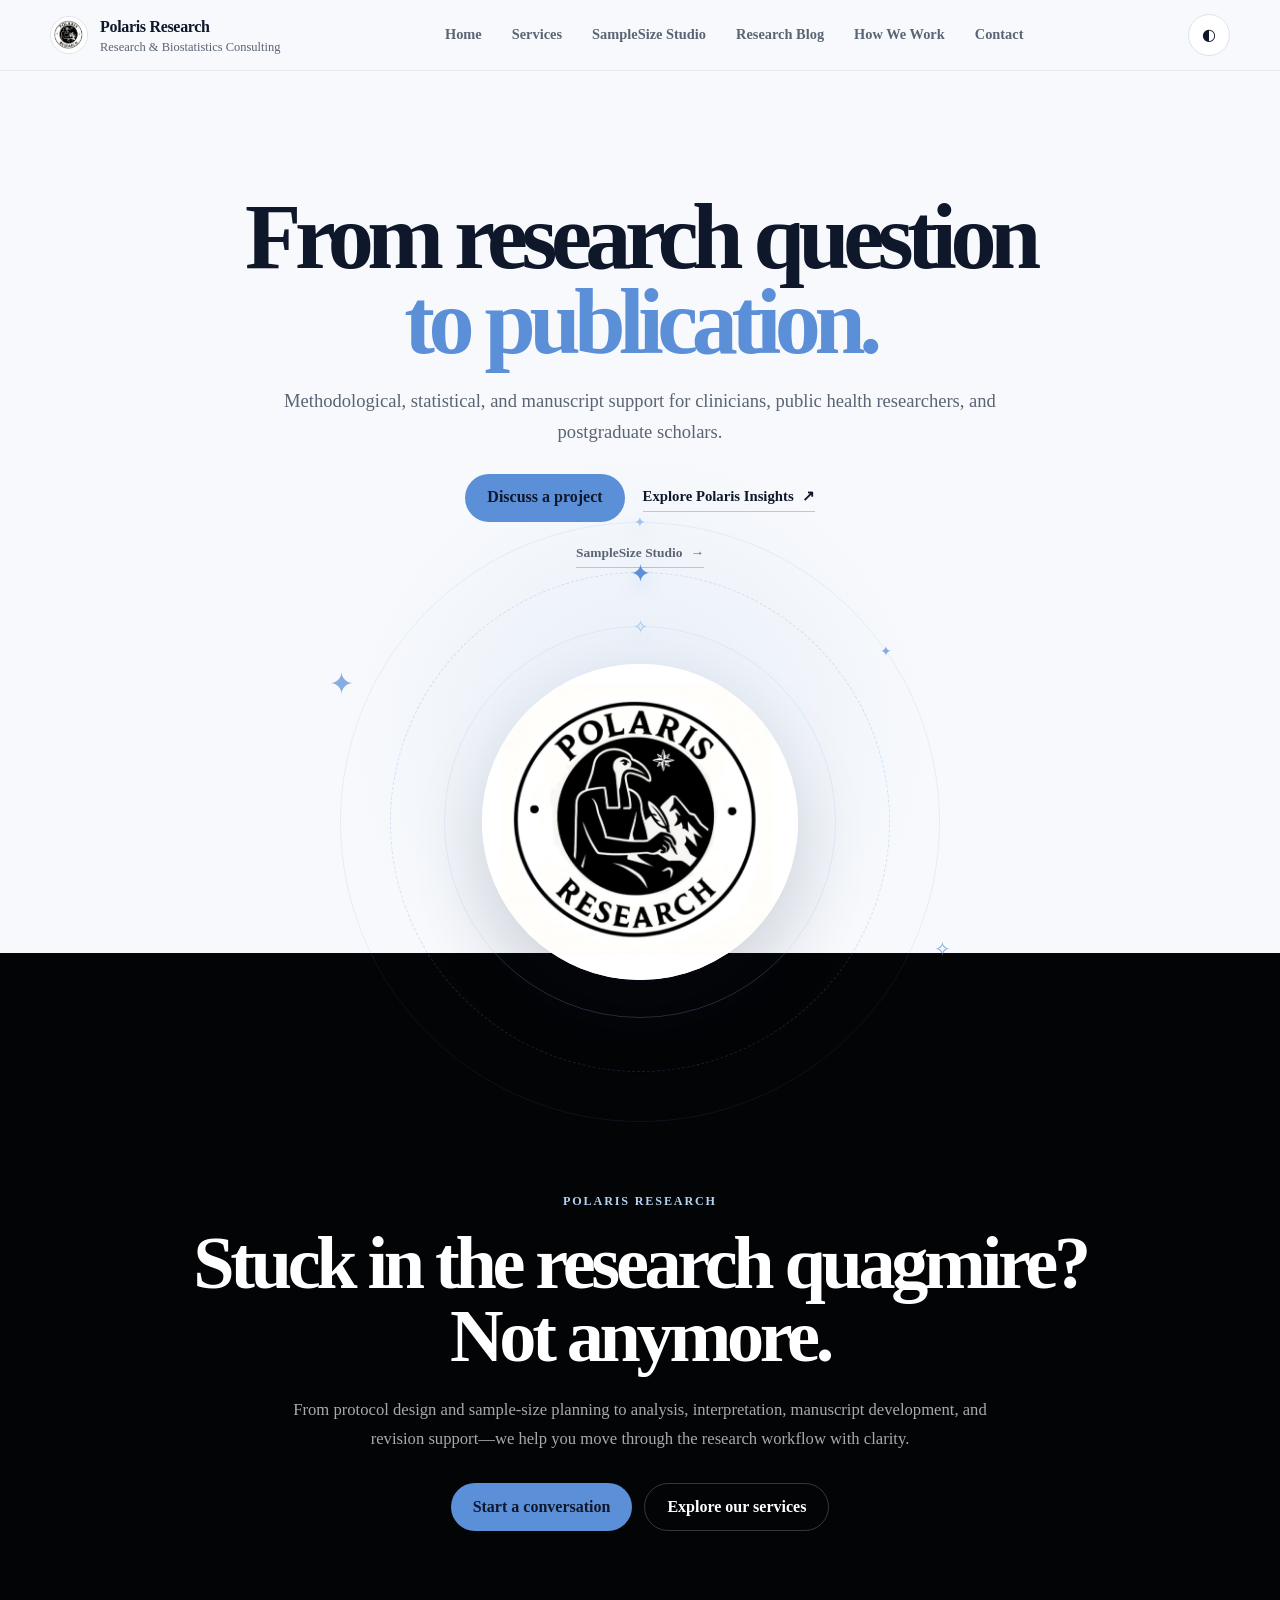
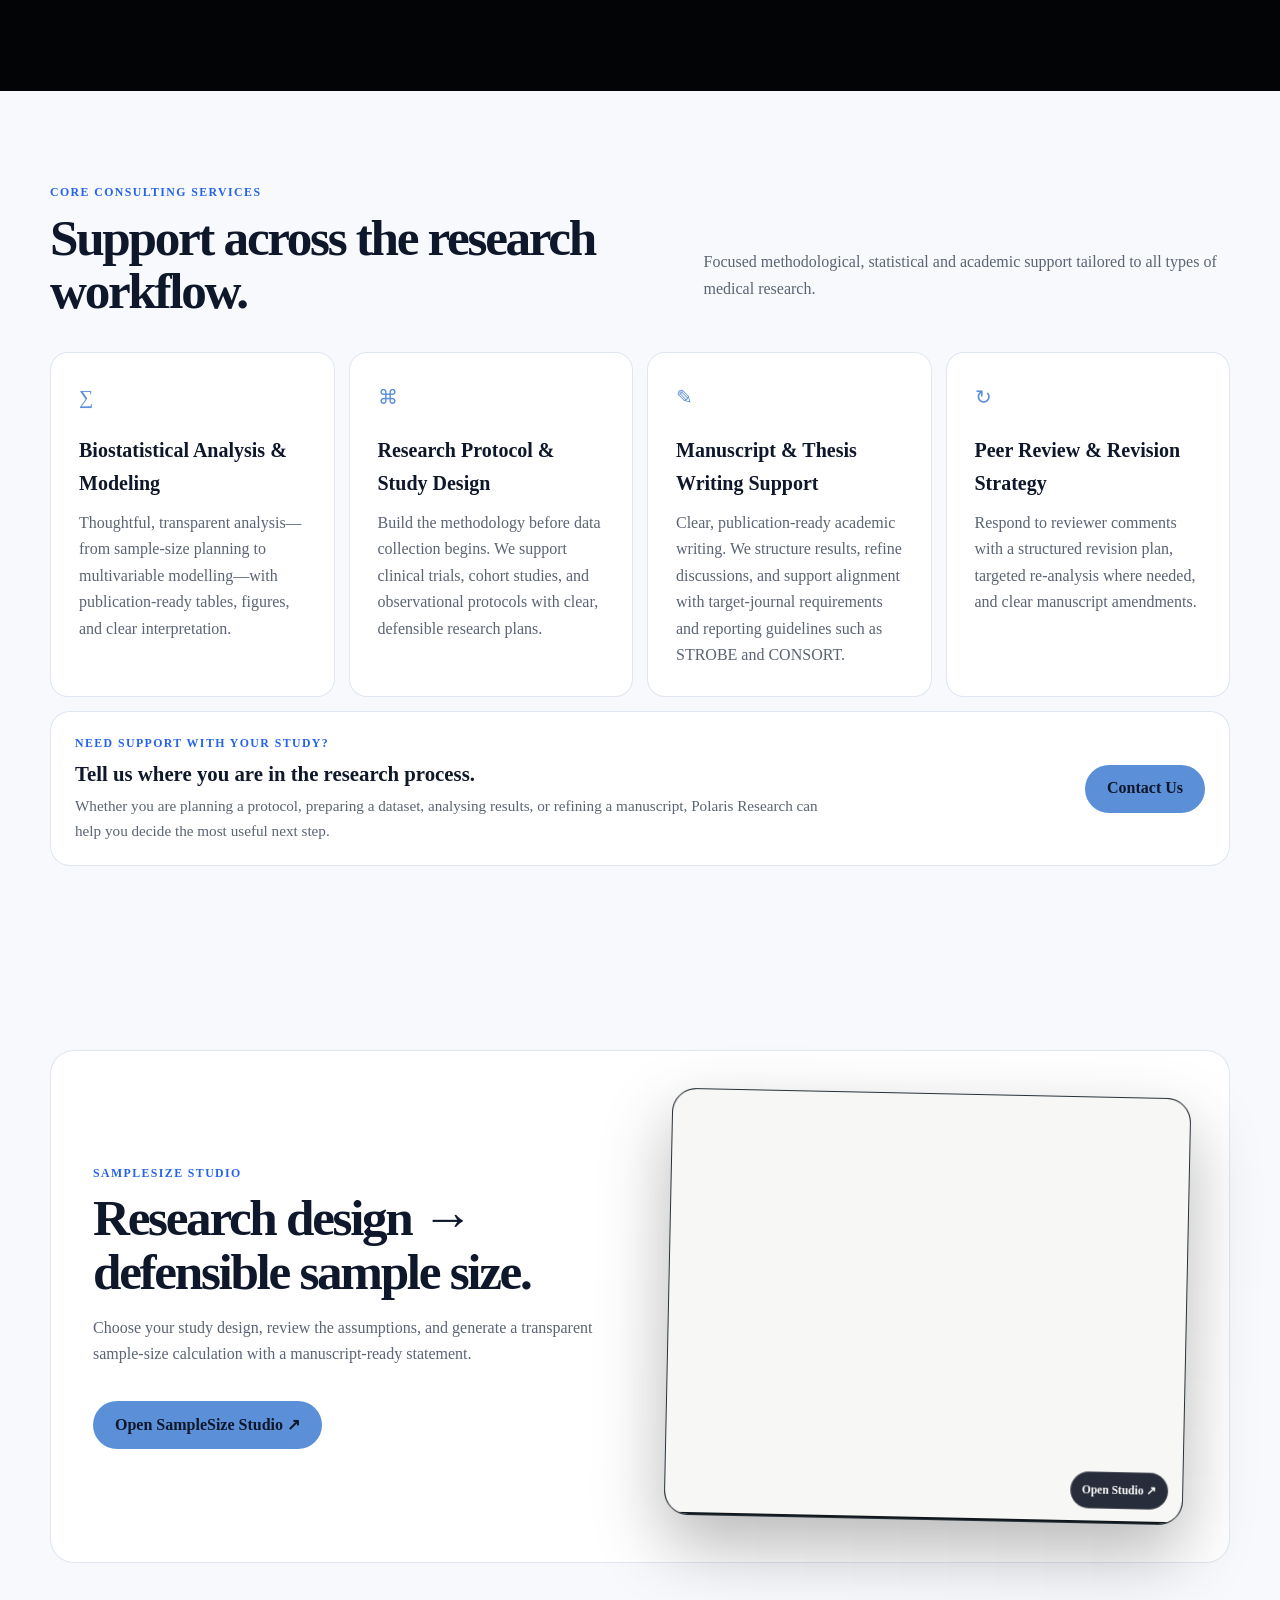
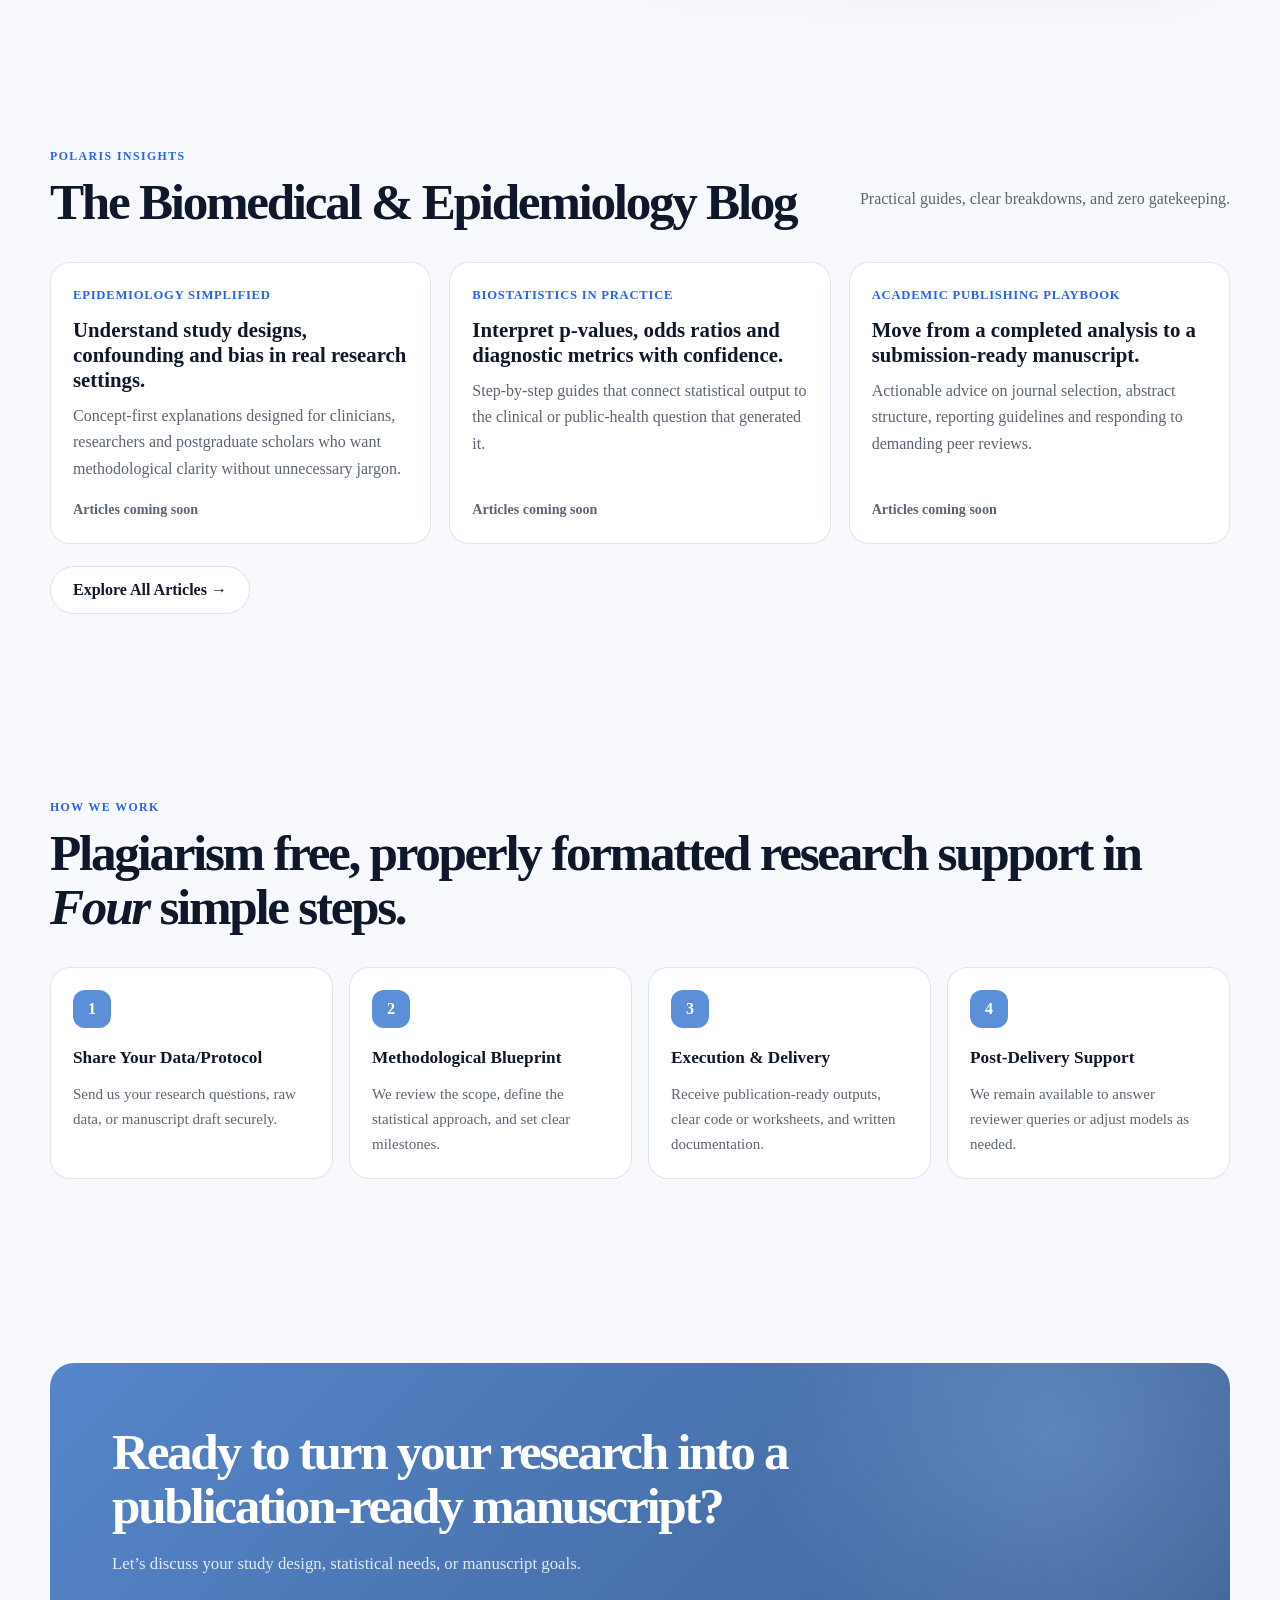
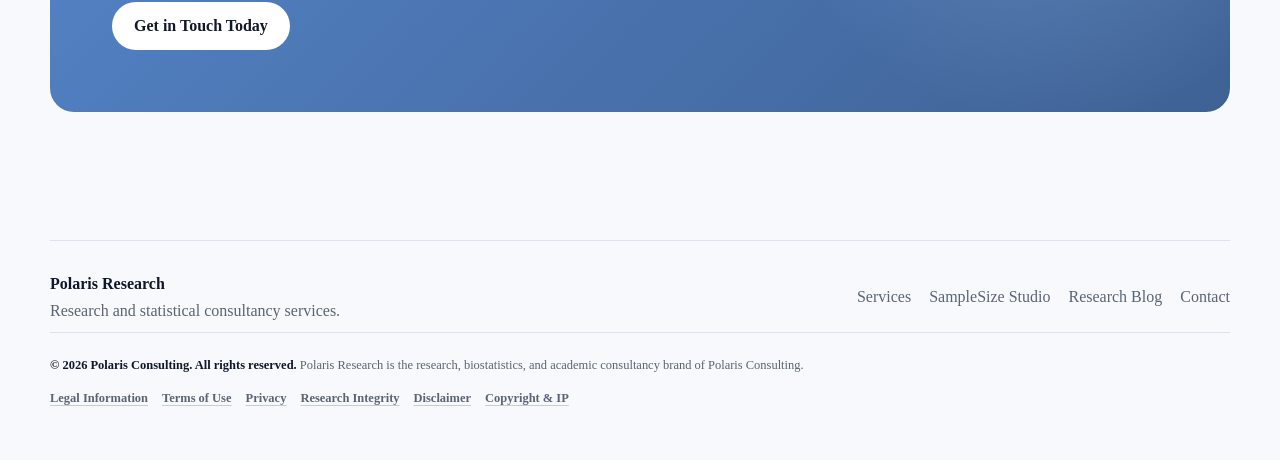
<file: index.html>
<!DOCTYPE html>
<html lang="en">
<head>
  <meta charset="UTF-8" />
  <meta name="viewport" content="width=device-width, initial-scale=1.0" />
  <meta name="description" content="Polaris Research provides end-to-end research design, biostatistics, data analysis, manuscript and thesis support for clinicians, public health researchers and postgraduate scholars." />
  <meta name="theme-color" content="#0b1220" />
  <meta name="robots" content="index,follow" />
  <link rel="icon" href="assets/images/polaris-logo.jpg" />
  <link rel="preconnect" href="https://polarisresearchconsulting.com" crossorigin />
    <link rel="canonical" href="https://polarisresearchconsulting.com/" />
  <meta property="og:type" content="website" />
  <meta property="og:site_name" content="Polaris Research" />
  <meta property="og:title" content="Polaris Research | Research & Biostatistics Consulting" />
  <meta property="og:description" content="End-to-end research design, biostatistics, data analysis, manuscript and thesis support for clinicians, public health researchers and postgraduate scholars." />
  <meta property="og:url" content="https://polarisresearchconsulting.com/" />
  <meta property="og:image" content="https://polarisresearchconsulting.com/assets/images/polaris-logo.jpg" />
  <meta name="twitter:card" content="summary" />
  <meta name="twitter:title" content="Polaris Research | Research & Biostatistics Consulting" />
  <meta name="twitter:description" content="End-to-end research design, biostatistics, data analysis, manuscript and thesis support." />
  <meta name="twitter:image" content="https://polarisresearchconsulting.com/assets/images/polaris-logo.jpg" />
    <!-- Google Search Console verification meta tag can be added here when available. -->
  <title>Polaris Research | Research & Biostatistics Consulting</title>
<link rel="stylesheet" href="assets/css/styles.css" />

  <script type="application/ld+json">
  {
    "@context": "https://schema.org",
    "@graph": [
      {
        "@type": "Organization",
        "@id": "https://polarisresearchconsulting.com/#organization",
        "name": "Polaris Research",
        "url": "https://polarisresearchconsulting.com/",
        "logo": "https://polarisresearchconsulting.com/assets/images/polaris-logo.jpg",
        "email": "polarisresearch2025@gmail.com",
        "description": "Research, biostatistics, academic writing and publication consultancy services.",
        "parentOrganization": {
          "@type": "Organization",
          "name": "Polaris Consulting"
        }
      },
      {
        "@type": "WebSite",
        "@id": "https://polarisresearchconsulting.com/#website",
        "url": "https://polarisresearchconsulting.com/",
        "name": "Polaris Research",
        "publisher": {
          "@id": "https://polarisresearchconsulting.com/#organization"
        }
      },
      {
        "@type": "Service",
        "@id": "https://polarisresearchconsulting.com/#service",
        "name": "Polaris Research",
        "url": "https://polarisresearchconsulting.com/",
        "description": "Research design, biostatistical analysis, manuscript and thesis writing support, peer-review revision strategy and research consulting.",
        "provider": {
          "@id": "https://polarisresearchconsulting.com/#organization"
        }
      }
    ]
  }
  </script>
  <link rel="manifest" href="site.webmanifest" />
</head>

<body>
  <header class="site-header">
    <div class="container nav">
      <a class="brand" href="#top" aria-label="Polaris Research home">
        <span class="brand-mark">
          <img src="assets/images/polaris-logo.jpg" alt="Polaris Research logo" />
        </span>
        <span class="brand-text">
          <strong>Polaris Research</strong>
          <span>Research & Biostatistics Consulting</span>
        </span>
      </a>

      <nav class="nav-links" aria-label="Primary navigation">
                <a href="#top">Home</a>
<a href="#services">Services</a>
        <a href="#studio">SampleSize Studio</a>
        <a href="blog/">Research Blog</a>
        <a href="#process">How We Work</a>
        <a href="#" class="contact-trigger">Contact</a>
      </nav>

      <div class="nav-actions">
        <button class="icon-btn" id="themeButton" aria-label="Open theme settings" title="Theme settings">◐</button>
        <button class="menu-btn" id="menuButton" aria-label="Open menu" title="Menu">☰</button>
      </div>
    </div>

    <div class="container mobile-menu" id="mobileMenu">
            <a href="#top">Home</a>
<a href="#services">Services</a>
      <a href="#studio">SampleSize Studio</a>
      <a href="blog/">Research Blog</a>
      <a href="#process">How We Work</a>
      <a href="#" class="contact-trigger">Contact</a>
    </div>
  </header>

  <main id="top">
    <section class="hero hero-luxe" aria-labelledby="heroTitle">
      <div class="container hero-luxe-inner fade-in">
        <div class="hero-copy">
<h1 id="heroTitle">From research question<br /><span class="accent">to publication.</span></h1>
          <p class="hero-sub">
            Methodological, statistical, and manuscript support for clinicians, public health researchers, and postgraduate scholars.
          </p>
          <div class="hero-cta">
            <button class="btn btn-primary contact-trigger">Discuss a project</button>
            <a class="hero-text-link" href="blog/">Explore Polaris Insights <span aria-hidden="true">↗</span></a>
          </div>
          <a class="studio-text-link" href="https://polarisresearchconsulting.com/SampleSizeStudio/" target="_blank" rel="noopener">
            SampleSize Studio <span aria-hidden="true">→</span>
          </a>
        </div>

        <div class="hero-visual" aria-label="Polaris Research brand panel">
          <div class="logo-stage">
            <div class="orbit-ring orbit-outer" aria-hidden="true">
              <span class="orbit-star">✦</span>
            </div>
            <div class="orbit-ring orbit-2" aria-hidden="true">
              <span class="orbit-star">✧</span>
            </div>
            <div class="orbit-ring orbit-3" aria-hidden="true">
              <span class="orbit-star">✦</span>
            </div>
            <span class="free-star s1" aria-hidden="true">✦</span>
            <span class="free-star s2" aria-hidden="true">✧</span>
            <span class="free-star s3" aria-hidden="true">✦</span>
            <div class="logo-wrap">
              <img src="assets/images/polaris-logo.jpg" alt="Polaris Research logo" />
            </div>
          </div>
        </div>
      </div>
    </section>

    <section class="scroll-cta" id="hero-cta-panel" aria-labelledby="ctaTitle">
      <div class="container scroll-cta-inner">
        <div class="section-kicker">Polaris Research</div>
        <h2 id="ctaTitle">Stuck in the research quagmire? Not anymore.</h2>
        <p>
          From protocol design and sample-size planning to analysis, interpretation, manuscript development, and revision support—we help you move through the research workflow with clarity.
        </p>
        <div class="scroll-cta-actions">
          <button class="btn btn-primary contact-trigger">Start a conversation</button>
          <a class="btn btn-secondary btn-on-dark" href="#services">Explore our services</a>
        </div>
      </div>
    </section>

    <section id="services">
      <div class="container">
        <div class="section-head">
          <div>
            <div class="section-kicker">Core Consulting Services</div>
            <h2>Support across the research workflow.</h2>
          </div>
          <p class="section-intro">Focused methodological, statistical and academic support tailored to all types of medical research.</p>
        </div>

        <div class="services-grid">
          <a class="service-card service-card-link" href="#services-contact" aria-label="Contact Polaris Research about biostatistical analysis and modeling">
            <div class="service-icon">∑</div>
            <h3>Biostatistical Analysis & Modeling</h3>
            <p>Thoughtful, transparent analysis—from sample-size planning to multivariable modelling—with publication-ready tables, figures, and clear interpretation.</p>
          </a>

          <a class="service-card service-card-link" href="#services-contact" aria-label="Contact Polaris Research about research protocol and study design">
            <div class="service-icon">⌘</div>
            <h3>Research Protocol & Study Design</h3>
            <p>Build the methodology before data collection begins. We support clinical trials, cohort studies, and observational protocols with clear, defensible research plans.</p>
          </a>

          <a class="service-card service-card-link" href="#services-contact" aria-label="Contact Polaris Research about manuscript and thesis writing support">
            <div class="service-icon">✎</div>
            <h3>Manuscript & Thesis Writing Support</h3>
            <p>Clear, publication-ready academic writing. We structure results, refine discussions, and support alignment with target-journal requirements and reporting guidelines such as STROBE and CONSORT.</p>
          </a>

          <a class="service-card service-card-link" href="#services-contact" aria-label="Contact Polaris Research about peer review and revision strategy">
            <div class="service-icon">↻</div>
            <h3>Peer Review & Revision Strategy</h3>
            <p>Respond to reviewer comments with a structured revision plan, targeted re-analysis where needed, and clear manuscript amendments.</p>
          </a>
        </div>
        <div class="services-contact" id="services-contact">
          <div>
            <div class="section-kicker">Need support with your study?</div>
            <h3>Tell us where you are in the research process.</h3>
            <p>Whether you are planning a protocol, preparing a dataset, analysing results, or refining a manuscript, Polaris Research can help you decide the most useful next step.</p>
          </div>
          <button class="btn btn-primary contact-trigger">Contact Us</button>
        </div>

      </div>
    </section>

    <section id="studio">
      <div class="container">
        <div class="studio-shell">
          <div>
            <div class="section-kicker">SampleSize Studio</div>
            <h2>Research design → defensible sample size.</h2>
            <p class="section-intro" style="margin-top:16px;">
              Choose your study design, review the assumptions, and generate a transparent sample-size calculation with a manuscript-ready statement.
            </p>
            <a class="btn btn-primary" style="margin-top:18px;" href="https://polarisresearchconsulting.com/SampleSizeStudio/" target="_blank" rel="noopener">
              Open SampleSize Studio ↗
            </a>
          </div>

          <div class="studio-preview" aria-label="Live preview of the SampleSize Studio landing page">
            <div class="studio-live-frame">
              <div class="studio-preview-fallback" aria-hidden="true">
                <div>
                  <strong>Research design → defensible sample size</strong>
                  <span>SampleSize Studio by Polaris Research</span>
                </div>
              </div>
              <iframe
                src="https://polarisresearchconsulting.com/SampleSizeStudio/"
                title="SampleSize Studio landing page preview"
                loading="lazy"
                tabindex="-1"
                aria-hidden="true">
              </iframe>
            </div>
            <a class="studio-frame-click"
               href="https://polarisresearchconsulting.com/SampleSizeStudio/"
               target="_blank"
               rel="noopener"
               aria-label="Open SampleSize Studio"></a>
            <div class="studio-frame-badge">Open Studio ↗</div>
          </div>
        </div>
      </div>
    </section>

    <section id="insights">
      <div class="container">
        <div class="section-head">
          <div>
            <div class="section-kicker">Polaris Insights</div>
            <h2>The Biomedical & Epidemiology Blog</h2>
          </div>
          <p class="section-intro">Practical guides, clear breakdowns, and zero gatekeeping.</p>
        </div>

        <div class="blog-grid">
          <article class="blog-card">
            <span class="category">Epidemiology Simplified</span>
            <h3>Understand study designs, confounding and bias in real research settings.</h3>
            <p>Concept-first explanations designed for clinicians, researchers and postgraduate scholars who want methodological clarity without unnecessary jargon.</p>
            <span class="coming">Articles coming soon</span>
          </article>

          <article class="blog-card">
            <span class="category">Biostatistics in Practice</span>
            <h3>Interpret p-values, odds ratios and diagnostic metrics with confidence.</h3>
            <p>Step-by-step guides that connect statistical output to the clinical or public-health question that generated it.</p>
            <span class="coming">Articles coming soon</span>
          </article>

          <article class="blog-card">
            <span class="category">Academic Publishing Playbook</span>
            <h3>Move from a completed analysis to a submission-ready manuscript.</h3>
            <p>Actionable advice on journal selection, abstract structure, reporting guidelines and responding to demanding peer reviews.</p>
            <span class="coming">Articles coming soon</span>
          </article>
        </div>

        <div style="margin-top:22px;">
          <a class="btn btn-secondary" href="blog/">Explore All Articles →</a>
        </div>
      </div>
    </section>

    <section id="process">
      <div class="container">
        <div class="section-head">
          <div>
            <div class="section-kicker">How We Work</div>
            <h2>Plagiarism free, properly formatted research support in <em>Four</em> simple steps.</h2>
          </div>
        </div>

        <div class="work-grid">
          <article class="work-card">
            <div class="step-no">1</div>
            <h3>Share Your Data/Protocol</h3>
            <p>Send us your research questions, raw data, or manuscript draft securely.</p>
          </article>

          <article class="work-card">
            <div class="step-no">2</div>
            <h3>Methodological Blueprint</h3>
            <p>We review the scope, define the statistical approach, and set clear milestones.</p>
          </article>

          <article class="work-card">
            <div class="step-no">3</div>
            <h3>Execution & Delivery</h3>
            <p>Receive publication-ready outputs, clear code or worksheets, and written documentation.</p>
          </article>

          <article class="work-card">
            <div class="step-no">4</div>
            <h3>Post-Delivery Support</h3>
            <p>We remain available to answer reviewer queries or adjust models as needed.</p>
          </article>
        </div>
      </div>
    </section>

    <section>
      <div class="container">
        <div class="final-cta">
          <h2>Ready to turn your research into a publication-ready manuscript?</h2>
          <p>Let’s discuss your study design, statistical needs, or manuscript goals.</p>
          <button class="btn contact-trigger">Get in Touch Today</button>
        </div>
      </div>
    </section>
  </main>

  <footer>
    <div class="container">
      <div class="footer-grid">
        <div>
          <strong style="color:var(--text);">Polaris Research</strong><br />
          <span>Research and statistical consultancy services.</span>
        </div>
        <div class="footer-links">
          <a href="#services">Services</a>
          <a href="#studio">SampleSize Studio</a>
          <a href="blog/">Research Blog</a>
          <a href="#" class="contact-trigger">Contact</a>
        </div>
      </div>

      <div class="legal-band">
        <div class="legal-copy">
          <p><strong style="color:var(--text);">© 2026 Polaris Consulting. All rights reserved.</strong> Polaris Research is the research, biostatistics, and academic consultancy brand of Polaris Consulting.</p>
        </div>

        <div class="legal-links" aria-label="Legal and policy information">
          <a href="#" class="legal-trigger" data-legal-target="legal-information">Legal Information</a>
          <a href="#" class="legal-trigger" data-legal-target="terms-of-use">Terms of Use</a>
          <a href="#" class="legal-trigger" data-legal-target="privacy">Privacy</a>
          <a href="#" class="legal-trigger" data-legal-target="research-integrity">Research Integrity</a>
          <a href="#" class="legal-trigger" data-legal-target="disclaimer">Disclaimer</a>
          <a href="#" class="legal-trigger" data-legal-target="copyright-ip">Copyright &amp; IP</a>
        </div>
      </div>
    </div>
  </footer>


  <div class="legal-modal" id="legalModal" aria-hidden="true">
    <div class="legal-card" role="dialog" aria-modal="true" aria-labelledby="legalModalTitle">
      <div class="legal-card-head">
        <div>
          <h3 id="legalModalTitle">Polaris Research — Legal Information</h3>
          <p>Last updated: 16 August 2026</p>
        </div>
        <button class="legal-close" id="legalClose" aria-label="Close legal information">×</button>
      </div>

      <div class="legal-card-body" id="legalCardBody">
        <section class="legal-section" id="legal-information">
          <h4>Legal Information</h4>
          <p>This website is operated by <strong>Polaris Research</strong>, the research, biostatistics, and academic consultancy brand of <strong>Polaris Consulting</strong>. By accessing this website, using its resources, contacting Polaris Research, or engaging its consultancy services, you acknowledge and agree to the terms and conditions described below.</p>
        </section>

        <section class="legal-section" id="nature-scope">
          <h4>1. Nature and Scope of Services</h4>
          <p>Polaris Research provides professional support in research methodology, study design, biostatistical analysis, data preparation, scientific writing, manuscript development, academic editing, interpretation of research findings, and publication-related assistance.</p>
          <p>The services provided are advisory and consultative in nature. Final responsibility for the scientific validity, ethical conduct, accuracy, interpretation, submission, and use of any research work remains with the researcher, investigator, author, institution, or client responsible for that work.</p>
          <p>Polaris Research does not provide medical diagnosis or treatment, legal advice, regulatory approval, institutional ethics approval, or any other service requiring authorization from an appropriate professional or regulatory authority.</p>
        </section>

        <section class="legal-section" id="research-integrity">
          <h4>2. Research Integrity and Ethical Use</h4>
          <p>Polaris Research supports responsible, transparent, and ethical research practices. Consultancy services are intended to assist researchers in conducting, analysing, interpreting, and communicating legitimate scientific work.</p>
          <p>Clients remain responsible for obtaining all necessary institutional permissions, ethics committee or institutional review board approvals, informed consent, trial registration, regulatory permissions, and other approvals applicable to their research.</p>
          <p>Polaris Research does not knowingly support fabrication or falsification of research data, plagiarism, manipulation of results, misrepresentation of authorship, circumvention of ethical review, or other forms of research misconduct.</p>
          <p>Statistical analysis and scientific writing assistance are provided to improve the methodological and communicative quality of legitimate research and must not be used to misrepresent findings or create fraudulent academic work.</p>
        </section>

        <section class="legal-section" id="statistical-methodological">
          <h4>3. Statistical and Methodological Disclaimer</h4>
          <p>Statistical analyses, sample-size calculations, methodological recommendations, interpretations, tables, figures, and related outputs are prepared using the information, assumptions, datasets, and research objectives supplied by the client.</p>
          <p>The validity of any statistical conclusion depends upon factors including data quality, completeness, measurement validity, sampling procedures, study design, model assumptions, and the accuracy of information provided.</p>
          <p>Although reasonable professional care is exercised in preparing analyses and recommendations, no statistical procedure can guarantee that a study will demonstrate a particular result or reach statistical significance.</p>
          <p>Researchers should independently review important methodological decisions and remain responsible for determining whether the analyses are appropriate for their scientific, institutional, ethical, and regulatory requirements.</p>
        </section>

        <section class="legal-section" id="publication-disclaimer">
          <h4>4. Publication and Academic Disclaimer</h4>
          <p>Polaris Research may assist with manuscript preparation, academic editing, journal selection, responses to reviewers, reporting guidelines, and other publication-related activities.</p>
          <p><strong>Publication cannot be guaranteed.</strong> Editorial decisions are made independently by journal editors, publishers, peer reviewers, academic institutions, indexing organisations, and other third parties over whom Polaris Research has no control.</p>
          <p>Polaris Research does not guarantee manuscript acceptance, journal indexing, publication timelines, citations, academic grades, degree completion, promotion, institutional approval, or any other academic or professional outcome.</p>
          <p>Authorship decisions must comply with the requirements of the relevant journal, institution, and accepted standards of publication ethics. Consultancy or editorial assistance does not automatically constitute authorship.</p>
        </section>

        <section class="legal-section" id="client-responsibilities">
          <h4>5. Client Responsibilities</h4>
          <p>Clients are responsible for ensuring that information and materials supplied to Polaris Research are accurate, lawful, appropriately obtained, and suitable for the requested analysis or service.</p>
          <p>Where research data are provided, clients are responsible for ensuring that they have appropriate authority to share those data and that all applicable ethical, institutional, contractual, privacy, and data-protection requirements have been satisfied.</p>
          <p>Unless specifically agreed otherwise, datasets submitted for statistical consultation should be appropriately de-identified before transmission. Direct patient identifiers or unnecessary personally identifiable information should not be submitted.</p>
          <p>Clients remain responsible for reviewing all deliverables before submission, publication, presentation, clinical application, or other use.</p>
        </section>

        <section class="legal-section" id="confidentiality-data">
          <h4>6. Confidentiality and Research Data</h4>
          <p>Polaris Research recognises that research protocols, manuscripts, datasets, statistical outputs, unpublished findings, reviewer correspondence, and related materials may contain confidential or commercially sensitive information.</p>
          <p>Reasonable measures will be taken to maintain the confidentiality of materials supplied for consultancy purposes and to restrict their use to activities necessary for delivering the requested service.</p>
          <p>Clients should avoid transmitting unnecessary personally identifiable information, protected health information, passwords, credentials, financial information, or other sensitive data.</p>
          <p>Where a project requires processing of identifiable or particularly sensitive information, appropriate arrangements regarding secure transfer, storage, access, retention, and deletion should be agreed before such information is shared.</p>
        </section>

        <section class="legal-section" id="copyright-ip">
          <h4>7. Intellectual Property</h4>
          <p>Unless otherwise stated or contractually agreed, clients retain ownership of their original research data, manuscripts, protocols, figures, and other materials supplied to Polaris Research.</p>
          <p>Upon completion of the agreed service and settlement of applicable professional fees, project-specific deliverables prepared for the client may be used by the client for the purposes for which they were commissioned, subject to any separately agreed terms.</p>
          <p>The Polaris Research name, branding, logo, website design, original educational materials, proprietary templates, software interfaces, calculators, explanatory content, and other original intellectual property belonging to Polaris Research or Polaris Consulting may not be reproduced, redistributed, sold, republished, reverse engineered, or commercially exploited without appropriate permission.</p>
        </section>

        <section class="legal-section" id="educational-content">
          <h4>8. Educational Content and Polaris Insights</h4>
          <p>Articles, tutorials, explanations, examples, calculators, and other educational materials published through <strong>Polaris Insights</strong> or elsewhere on this website are provided for general educational and informational purposes.</p>
          <p>They should not be treated as individualized statistical, medical, legal, regulatory, or research-ethics advice.</p>
          <p>Research methodology and statistical practice depend upon the specific research question, study design, dataset, assumptions, and context. General educational material may therefore not be appropriate for every research project.</p>
        </section>

        <section class="legal-section" id="samplesize-studio-legal">
          <h4>9. SampleSize Studio</h4>
          <p><strong>SampleSize Studio</strong> is a research-planning tool developed within the Polaris Research ecosystem.</p>
          <p>Its calculations and manuscript-ready outputs are intended to support research planning and education. Users remain responsible for selecting an appropriate study design, supplying appropriate assumptions and input values, reviewing the calculation, and determining whether the selected method is suitable for their particular protocol.</p>
          <p>Sample-size calculations should be interpreted within the methodological and clinical context of the proposed study. Where specialist statistical input is required, automated calculations should not replace appropriate professional consultation.</p>
          <p>The detailed methodological, reference, disclaimer, privacy, and intellectual-property information applicable specifically to SampleSize Studio is available within the application.</p>
        </section>

        <section class="legal-section" id="privacy">
          <h4>10. Privacy</h4>
          <p>Polaris Research may receive information voluntarily provided by users when they contact the organisation, request consultancy services, communicate through email, or otherwise interact with the website.</p>
          <p>Such information should be used only for legitimate purposes associated with communication, service delivery, administration, security, and other reasonably necessary business activities, subject to applicable law.</p>
          <p>Polaris Research does not claim ownership of client research data merely because those data are provided for consultancy purposes.</p>
          <p>Third-party communication or hosting services may process information according to their own privacy policies. Users should review the policies of such services before transmitting sensitive information through them.</p>
        </section>

        <section class="legal-section" id="third-party">
          <h4>11. External Links and Third-Party Services</h4>
          <p>This website may contain links to external websites, journals, databases, software, communication platforms, or other third-party resources.</p>
          <p>Such links are provided for convenience or informational purposes. Polaris Research does not control third-party websites and is not responsible for their availability, security, content, privacy practices, accuracy, or subsequent changes.</p>
          <p>The inclusion of an external link does not necessarily constitute endorsement of every statement, product, or service available through that website.</p>
        </section>

        <section class="legal-section" id="disclaimer">
          <h4>12. Limitation of Liability</h4>
          <p>While reasonable care is taken to maintain the accuracy and quality of the website, educational materials, statistical outputs, and consultancy deliverables, errors, omissions, software limitations, incomplete information, or differences in methodological interpretation may occur.</p>
          <p>To the extent permitted by applicable law, Polaris Research and Polaris Consulting shall not be liable for indirect, incidental, consequential, academic, professional, financial, clinical, or publication-related losses arising solely from reliance upon general website content or automated research tools.</p>
          <p>Nothing in these terms is intended to exclude or limit liability where such exclusion or limitation would be prohibited by applicable law.</p>
        </section>

        <section class="legal-section" id="website-changes">
          <h4>13. Website Availability and Changes</h4>
          <p>Polaris Research may modify, update, suspend, remove, or discontinue website content, tools, features, educational resources, or services when necessary.</p>
          <p>Information presented on the website may also be updated as statistical methods, reporting standards, publication requirements, regulations, or professional practices evolve.</p>
          <p>Continued use of the website following an update constitutes acceptance of the then-current website terms where permitted by applicable law.</p>
        </section>

        <section class="legal-section" id="terms-of-use">
          <h4>14. Governing Law and Terms of Use</h4>
          <p>The website and services of Polaris Research are operated under <strong>Polaris Consulting, India</strong>. Unless otherwise required by applicable law or separately agreed in writing, these terms and matters relating to the use of this website shall be governed by the laws applicable in India.</p>
          <p>Any project-specific contractual terms agreed separately with a client shall take precedence over general website terms where the two expressly conflict.</p>
        </section>

        <section class="legal-section" id="contact-legal">
          <h4>15. Contact</h4>
          <p>For questions regarding these terms, privacy, intellectual property, research consultancy, or the use of this website, contact Polaris Research through:</p>
          <div class="legal-contact">
            <a href="mailto:polarisresearch2025@gmail.com">Email: polarisresearch2025@gmail.com</a>
          </div>
          <p style="margin-top:14px;"><strong>© 2026 Polaris Consulting. All rights reserved. Polaris Research is the research, biostatistics, and academic consultancy brand of Polaris Consulting.</strong></p>
        </section>
      </div>
    </div>
  </div>

  <div class="theme-panel" id="themePanel" aria-hidden="true">
    <div class="theme-title">Appearance</div>
    <div class="theme-options" id="modeOptions">
      <button class="theme-chip" data-mode="light">Light</button>
      <button class="theme-chip" data-mode="system">System</button>
      <button class="theme-chip" data-mode="dark">Dark</button>
    </div>

    <div class="theme-title">Accent</div>
    <div class="theme-options" id="accentOptions">
      <button class="theme-chip" data-accent="ocean">Ocean</button>
      <button class="theme-chip" data-accent="sage">Sage</button>
      <button class="theme-chip" data-accent="lavender">Lavender</button>
      <button class="theme-chip" data-accent="slate">Slate</button>
      <button class="theme-chip" data-accent="sand">Sand</button>
      <button class="theme-chip" data-accent="rose">Rose</button>
    </div>
  </div>

  <div class="contact-modal" id="contactModal" aria-hidden="true">
    <div class="contact-card" role="dialog" aria-modal="true" aria-labelledby="contactTitle">
      <button class="close-modal" id="closeModal" aria-label="Close contact options">×</button>
      <h3 id="contactTitle">Contact Polaris Research</h3>
      <p>Email us to discuss your research, biostatistics, or manuscript requirements.</p>

      <div class="contact-options">
        <a class="contact-option" href="mailto:polarisresearch2025@gmail.com">
          <div>
            <strong>Email</strong>
            <span>polarisresearch2025@gmail.com</span>
          </div>
          <span class="contact-arrow">→</span>
        </a>
      </div>
    </div>
  </div>

  <script src="assets/js/app.js" defer></script>
</body>
</html>
</file>
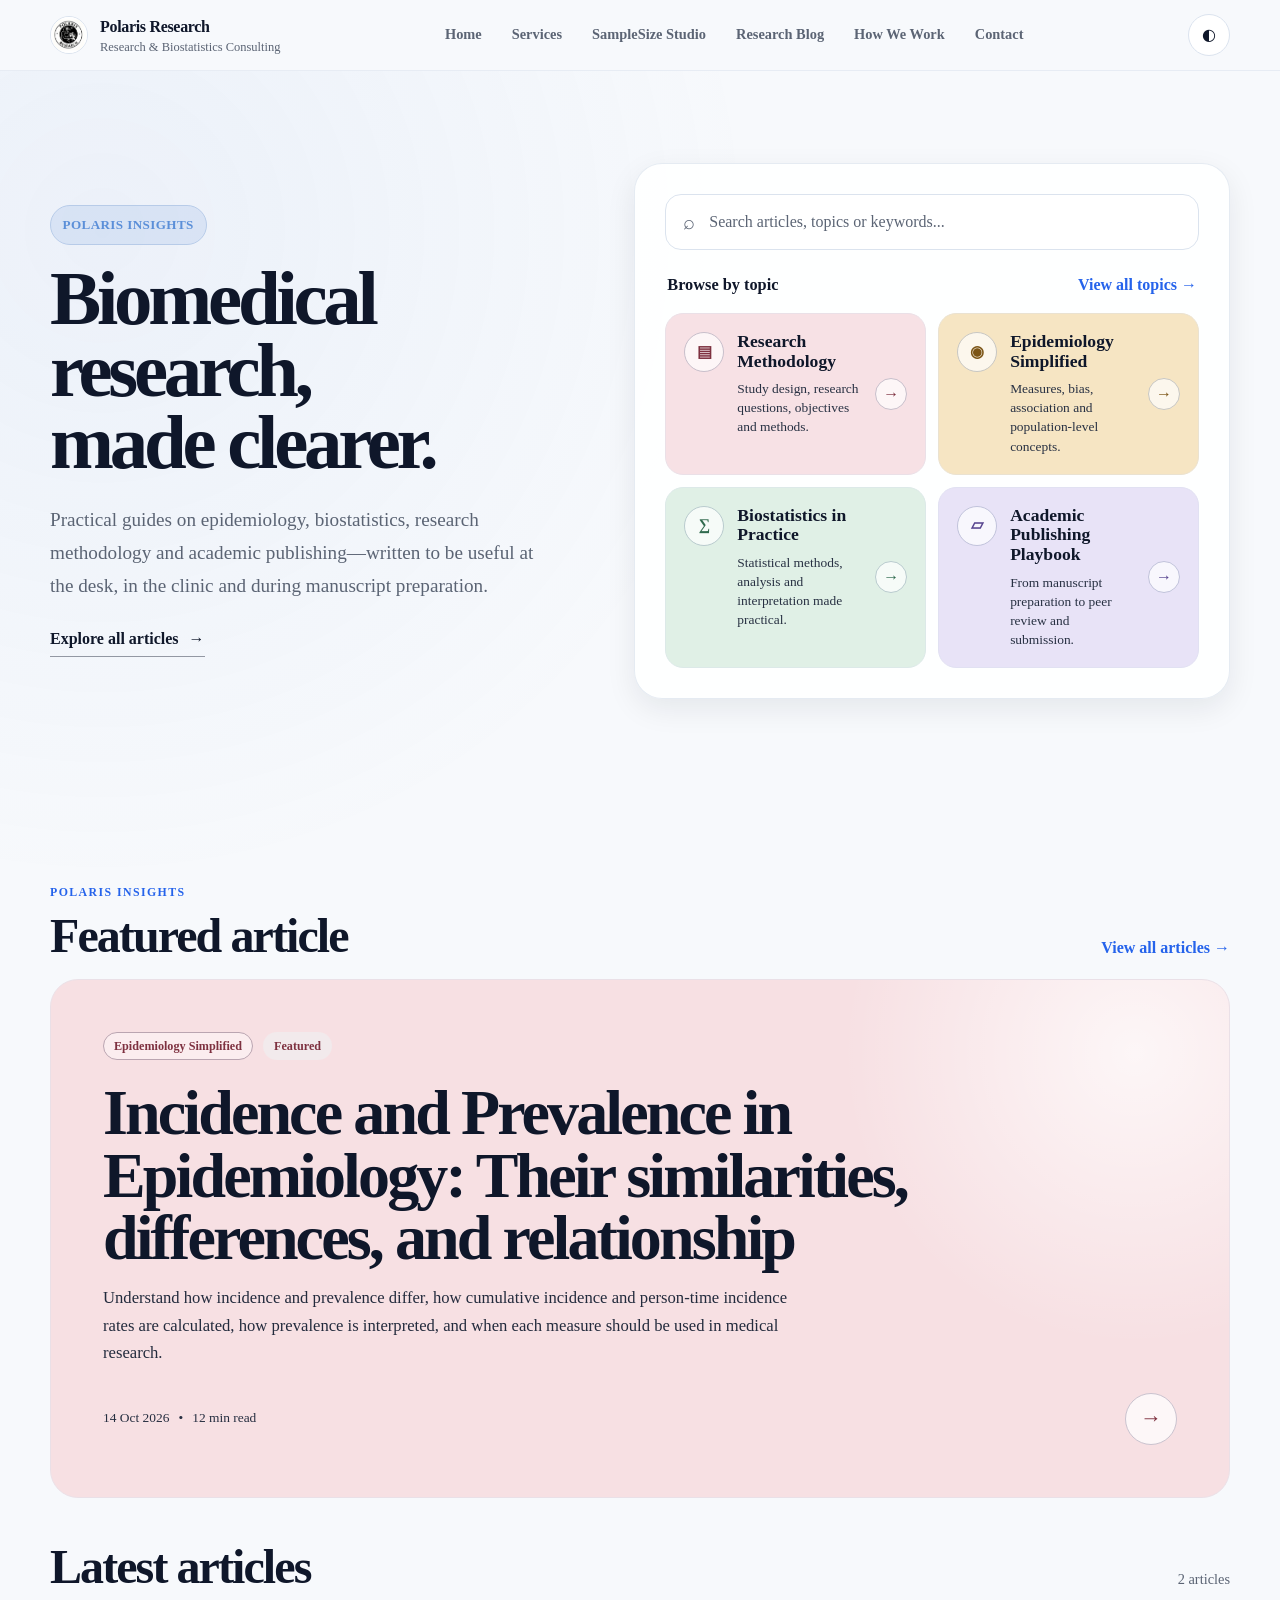
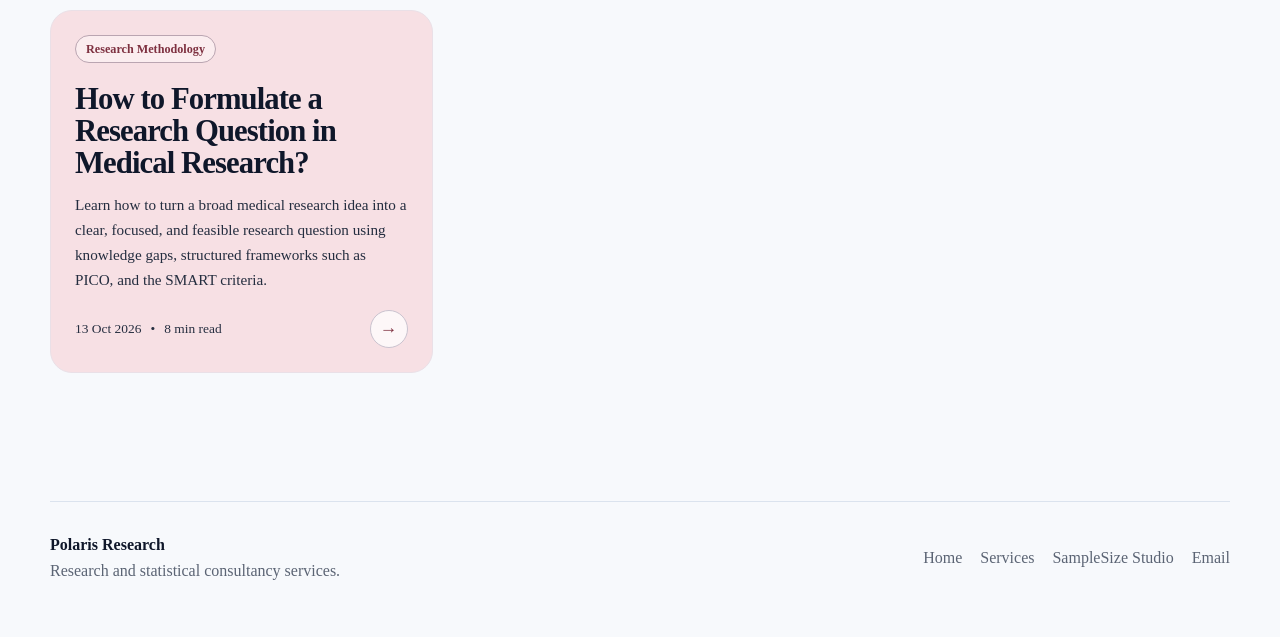
<file: blog/index.html>
<!DOCTYPE html>
<html lang="en" data-accent="ocean" data-mode-choice="system">
<head>
  <meta charset="UTF-8" />
  <meta name="viewport" content="width=device-width, initial-scale=1.0" />
  <meta name="description" content="Polaris Insights offers practical, accessible guidance on research methodology, epidemiology, biostatistics and academic publishing for medical researchers." />
  <meta name="robots" content="index,follow" />
  <meta name="theme-color" content="#0b1220" />
  <link rel="canonical" href="https://polarisresearchconsulting.com/blog/" />
  <meta property="og:type" content="website" />
  <meta property="og:site_name" content="Polaris Research" />
  <meta property="og:title" content="Polaris Insights | Biomedical Research, Made Clearer" />
  <meta property="og:description" content="Practical guides on research methodology, epidemiology, biostatistics and academic publishing." />
  <meta property="og:url" content="https://polarisresearchconsulting.com/blog/" />
  <meta property="og:image" content="https://polarisresearchconsulting.com/assets/images/polaris-logo.jpg" />
  <meta name="twitter:card" content="summary" />
  <meta name="twitter:title" content="Polaris Insights | Biomedical Research, Made Clearer" />
  <meta name="twitter:description" content="Practical guides on research methodology, epidemiology, biostatistics and academic publishing." />
  <meta name="twitter:image" content="https://polarisresearchconsulting.com/assets/images/polaris-logo.jpg" />
  <title>Polaris Insights | Biomedical Research, Made Clearer</title>
  <link rel="icon" href="../assets/images/polaris-logo.jpg" />
  <link rel="stylesheet" href="../assets/css/styles.css" />

  <script type="application/ld+json">
  {
    "@context": "https://schema.org",
    "@type": "Blog",
    "name": "Polaris Insights",
    "url": "https://polarisresearchconsulting.com/blog/",
    "description": "Practical guides on research methodology, epidemiology, biostatistics and academic publishing.",
    "publisher": {
      "@type": "Organization",
      "name": "Polaris Research",
      "url": "https://polarisresearchconsulting.com/",
      "logo": {
        "@type": "ImageObject",
        "url": "https://polarisresearchconsulting.com/assets/images/polaris-logo.jpg"
      }
    }
  }
  </script>
  <link rel="manifest" href="../site.webmanifest" />
</head>
<body>
  <header class="site-header">
    <div class="container nav">
      <a class="brand" href="../" aria-label="Polaris Research home">
        <span class="brand-mark"><img src="../assets/images/polaris-logo.jpg" alt="Polaris Research logo" /></span>
        <span class="brand-text">
          <strong>Polaris Research</strong>
          <span>Research &amp; Biostatistics Consulting</span>
        </span>
      </a>

      <nav class="nav-links" aria-label="Primary navigation">
                <a href="../">Home</a>
<a href="../#services">Services</a>
        <a href="../#studio">SampleSize Studio</a>
        <a href="./" aria-current="page">Research Blog</a>
        <a href="../#process">How We Work</a>
        <a href="../#" class="contact-trigger">Contact</a>
      </nav>

      <div class="nav-actions">
        <button class="icon-btn" id="themeButton" aria-label="Open theme settings" title="Theme settings">◐</button>
        <button class="menu-btn" id="menuButton" aria-label="Open menu" title="Menu">☰</button>
      </div>
    </div>

    <div class="container mobile-menu" id="mobileMenu">
            <a href="../">Home</a>
<a href="../#services">Services</a>
      <a href="../#studio">SampleSize Studio</a>
      <a href="./">Research Blog</a>
      <a href="../#process">How We Work</a>
      <a href="../#" class="contact-trigger">Contact</a>
    </div>
  </header>

  <main class="insights-home">
    <section class="insights-hero">
      <div class="container insights-hero-grid">
        <div class="insights-intro fade-in">
          <span class="eyebrow">Polaris Insights</span>
          <h1>Biomedical research, made clearer.</h1>
          <p>
            Practical guides on epidemiology, biostatistics, research methodology and academic publishing—written to be useful at the desk, in the clinic and during manuscript preparation.
          </p>
          <a class="insights-text-link" href="#all-articles">Explore all articles <span aria-hidden="true">→</span></a>
        </div>

        <aside class="insights-tool-panel fade-in" aria-label="Search and browse Polaris Insights">
          <label class="insights-search" for="articleSearch">
            <span aria-hidden="true">⌕</span>
            <input id="articleSearch" type="search" placeholder="Search articles, topics or keywords..." autocomplete="off" />
          </label>

          <div class="browse-row">
            <strong>Browse by topic</strong>
            <button class="topic-reset" type="button" data-category="All">View all topics →</button>
          </div>

          <div class="topic-card-grid" aria-label="Article categories">
            <button class="topic-card category-research" type="button" data-category="Research Methodology">
              <span class="topic-icon" aria-hidden="true">▤</span>
              <span class="topic-copy">
                <strong>Research Methodology</strong>
                <small>Study design, research questions, objectives and methods.</small>
              </span>
              <span class="topic-arrow" aria-hidden="true">→</span>
            </button>

            <button class="topic-card category-epidemiology" type="button" data-category="Epidemiology Simplified">
              <span class="topic-icon" aria-hidden="true">◉</span>
              <span class="topic-copy">
                <strong>Epidemiology Simplified</strong>
                <small>Measures, bias, association and population-level concepts.</small>
              </span>
              <span class="topic-arrow" aria-hidden="true">→</span>
            </button>

            <button class="topic-card category-biostatistics" type="button" data-category="Biostatistics in Practice">
              <span class="topic-icon" aria-hidden="true">∑</span>
              <span class="topic-copy">
                <strong>Biostatistics in Practice</strong>
                <small>Statistical methods, analysis and interpretation made practical.</small>
              </span>
              <span class="topic-arrow" aria-hidden="true">→</span>
            </button>

            <button class="topic-card category-publishing" type="button" data-category="Academic Publishing Playbook">
              <span class="topic-icon" aria-hidden="true">▱</span>
              <span class="topic-copy">
                <strong>Academic Publishing Playbook</strong>
                <small>From manuscript preparation to peer review and submission.</small>
              </span>
              <span class="topic-arrow" aria-hidden="true">→</span>
            </button>
          </div>
        </aside>
      </div>
    </section>

    <section class="insights-library" id="all-articles">
      <div class="container">
        <div class="insights-section-head">
          <div>
            <div class="section-kicker">Polaris Insights</div>
            <h2 id="featuredHeading">Featured article</h2>
          </div>
          <button class="all-articles-reset" id="showAllArticles" type="button">View all articles →</button>
        </div>

        <div id="featuredArticle" aria-live="polite"></div>

        <div class="latest-head">
          <h2>Latest articles</h2>
          <span id="resultsSummary" class="results-summary"></span>
        </div>
        <div id="articleGrid" class="blog-library-grid magazine-grid" aria-live="polite"></div>
      </div>
    </section>
  
    <section class="all-articles-section" id="all-articles-list" hidden>
      <div class="container">
        <div class="all-articles-panel">
          <div class="all-articles-heading">
            <div>
              <div class="section-kicker">Polaris Insights Library</div>
              <h2>All articles</h2>
              <p>Search, filter, and sort every article currently published on Polaris Insights.</p>
            </div>
            <button class="all-articles-close" id="closeAllArticles" type="button" aria-label="Close all articles list">×</button>
          </div>

          <div class="all-articles-controls" aria-label="Article filters">
            <label class="all-articles-search" for="allArticlesSearch">
              <span aria-hidden="true">⌕</span>
              <input id="allArticlesSearch" type="search" placeholder="Search all articles..." autocomplete="off" />
            </label>

            <label class="filter-control">
              <span>Category</span>
              <select id="allArticlesCategory">
                <option value="All">All categories</option>
                <option value="Research Methodology">Research Methodology</option>
                <option value="Epidemiology Simplified">Epidemiology Simplified</option>
                <option value="Biostatistics in Practice">Biostatistics in Practice</option>
                <option value="Academic Publishing Playbook">Academic Publishing Playbook</option>
              </select>
            </label>

            <label class="filter-control">
              <span>Sort</span>
              <select id="allArticlesSort">
                <option value="newest">Newest to oldest</option>
                <option value="oldest">Oldest to newest</option>
              </select>
            </label>
          </div>

          <div class="all-articles-count" id="allArticlesCount"></div>
          <div class="all-articles-list" id="allArticlesList" aria-live="polite"></div>
        </div>
      </div>
    </section>

  </main>

  <footer>
    <div class="container footer-grid">
      <div>
        <strong style="color:var(--text);">Polaris Research</strong><br />
        <span>Research and statistical consultancy services.</span>
      </div>
      <div class="footer-links">
        <a href="../">Home</a>
        <a href="../#services">Services</a>
        <a href="../#studio">SampleSize Studio</a>
        <a href="mailto:polarisresearch2025@gmail.com">Email</a>
      </div>
    </div>
  </footer>

  <div class="theme-panel" id="themePanel" aria-hidden="true">
    <div class="theme-title">Appearance</div>
    <div class="theme-options">
      <button class="theme-chip" data-mode="light">Light</button>
      <button class="theme-chip" data-mode="system">System</button>
      <button class="theme-chip" data-mode="dark">Dark</button>
    </div>
    <div class="theme-title">Accent</div>
    <div class="theme-options">
      <button class="theme-chip" data-accent="ocean">Ocean</button>
      <button class="theme-chip" data-accent="sage">Sage</button>
      <button class="theme-chip" data-accent="lavender">Lavender</button>
      <button class="theme-chip" data-accent="slate">Slate</button>
      <button class="theme-chip" data-accent="sand">Sand</button>
      <button class="theme-chip" data-accent="rose">Rose</button>
    </div>
  </div>

  <div class="contact-modal" id="contactModal" aria-hidden="true">
    <div class="contact-card" role="dialog" aria-modal="true" aria-labelledby="contactTitle">
      <button class="close-modal" id="closeModal" aria-label="Close contact options">×</button>
      <h3 id="contactTitle">Contact Polaris Research</h3>
      <p>Email us to discuss your research, biostatistics, or manuscript requirements.</p>
      <div class="contact-options">
        <a class="contact-option" href="mailto:polarisresearch2025@gmail.com">
          <div><strong>Email</strong><span>polarisresearch2025@gmail.com</span></div>
          <span class="contact-arrow">→</span>
        </a>
      </div>
    </div>
  </div>

  <script src="../assets/js/app.js" defer></script>
  <script src="posts-data.js" defer></script>
  <script src="../assets/js/blog.js" defer></script>
</body>
</html>
</file>
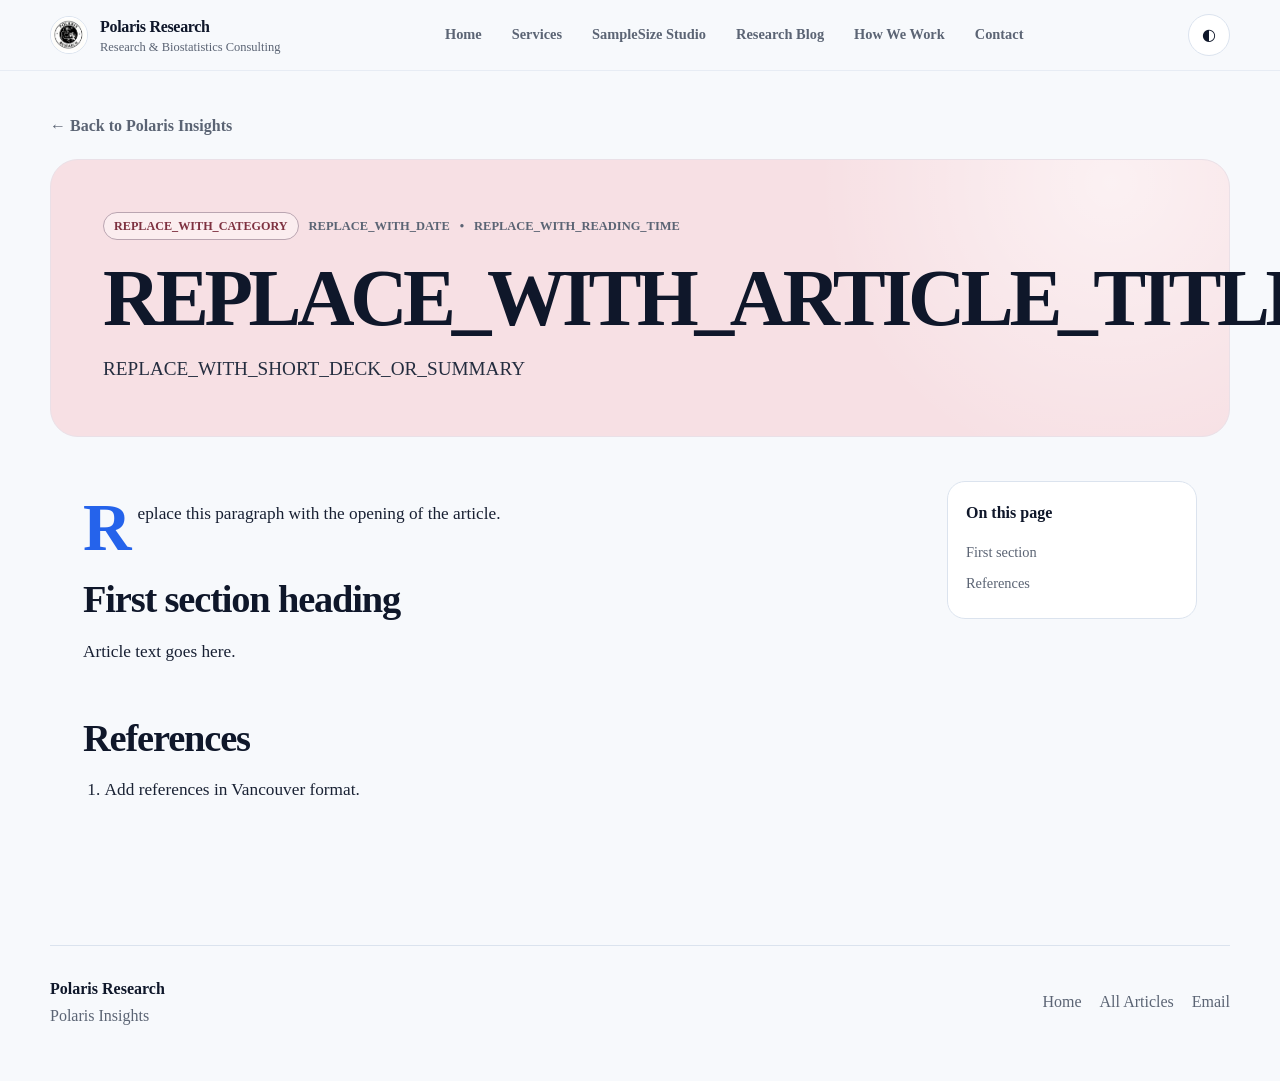
<file: blog/articles/_article-template.html>
<!DOCTYPE html>
<html lang="en" data-accent="ocean" data-mode-choice="system">
<head>
  <meta charset="UTF-8" />
  <meta name="viewport" content="width=device-width, initial-scale=1.0" />
  <meta name="description" content="REPLACE_WITH_ARTICLE_DESCRIPTION" />
  <meta name="robots" content="index,follow" />
  <meta name="theme-color" content="#0b1220" />
  <link rel="canonical" href="REPLACE_WITH_CANONICAL_URL" />
  <meta property="og:type" content="article" />
  <meta property="og:site_name" content="Polaris Research" />
  <meta property="og:title" content="REPLACE_WITH_ARTICLE_TITLE" />
  <meta property="og:description" content="REPLACE_WITH_ARTICLE_DESCRIPTION" />
  <meta property="og:url" content="REPLACE_WITH_CANONICAL_URL" />
  <meta property="og:image" content="https://polarisresearchconsulting.com/assets/images/polaris-logo.jpg" />
  <meta name="twitter:card" content="summary" />
  <meta name="twitter:title" content="REPLACE_WITH_ARTICLE_TITLE" />
  <meta name="twitter:description" content="REPLACE_WITH_ARTICLE_DESCRIPTION" />
  <meta name="twitter:image" content="https://polarisresearchconsulting.com/assets/images/polaris-logo.jpg" />
  <title>REPLACE_WITH_ARTICLE_TITLE | Polaris Insights</title>
  <link rel="icon" href="../../assets/images/polaris-logo.jpg" />
  <link rel="stylesheet" href="../../assets/css/styles.css" />
</head>
<body>
  <header class="site-header">
    <div class="container nav">
      <a class="brand" href="../../" aria-label="Polaris Research home">
        <span class="brand-mark"><img src="../../assets/images/polaris-logo.jpg" alt="Polaris Research logo" /></span>
        <span class="brand-text"><strong>Polaris Research</strong><span>Research &amp; Biostatistics Consulting</span></span>
      </a>
      <nav class="nav-links" aria-label="Primary navigation">
                <a href="../../">Home</a>
<a href="../../#services">Services</a>
        <a href="../../#studio">SampleSize Studio</a>
        <a href="../">Research Blog</a>
        <a href="../../#process">How We Work</a>
        <a href="../../#" class="contact-trigger">Contact</a>
      </nav>
      <div class="nav-actions">
        <button class="icon-btn" id="themeButton" aria-label="Open theme settings">◐</button>
        <button class="menu-btn" id="menuButton" aria-label="Open menu">☰</button>
      </div>
    </div>
    <div class="container mobile-menu" id="mobileMenu">
            <a href="../../">Home</a>
<a href="../../#services">Services</a>
      <a href="../../#studio">SampleSize Studio</a>
      <a href="../">Research Blog</a>
      <a href="../../#process">How We Work</a>
      <a href="../../#" class="contact-trigger">Contact</a>
    </div>
  </header>

  <main class="article-shell article-page">
    <div class="container">
      <a class="article-back" href="../">← Back to Polaris Insights</a>

      <header class="article-hero REPLACE_WITH_CATEGORY_COLOR_CLASS">
        <div class="article-meta">
          <span class="magazine-category">REPLACE_WITH_CATEGORY</span>
          <span>REPLACE_WITH_DATE</span>
          <span>•</span>
          <span>REPLACE_WITH_READING_TIME</span>
        </div>
        <h1>REPLACE_WITH_ARTICLE_TITLE</h1>
        <p class="article-deck">REPLACE_WITH_SHORT_DECK_OR_SUMMARY</p>
      </header>

      <div class="article-layout article-layout-refined">
        <article>
          <div class="article-body">
            <p>Replace this paragraph with the opening of the article.</p>
            <h2 id="section-one">First section heading</h2>
            <p>Article text goes here.</p>
            <h2 id="references">References</h2>
            <ol class="reference-list">
              <li>Add references in Vancouver format.</li>
            </ol>
          </div>
        </article>

        <aside class="article-sidebar">
          <strong>On this page</strong>
          <a href="#section-one">First section</a>
          <a href="#references">References</a>
        </aside>
      </div>
    </div>
  </main>

  <footer>
    <div class="container footer-grid">
      <div><strong style="color:var(--text);">Polaris Research</strong><br /><span>Polaris Insights</span></div>
      <div class="footer-links"><a href="../../">Home</a><a href="../">All Articles</a><a href="mailto:polarisresearch2025@gmail.com">Email</a></div>
    </div>
  </footer>

  <div class="theme-panel" id="themePanel" aria-hidden="true">
    <div class="theme-title">Appearance</div>
    <div class="theme-options">
      <button class="theme-chip" data-mode="light">Light</button>
      <button class="theme-chip" data-mode="system">System</button>
      <button class="theme-chip" data-mode="dark">Dark</button>
    </div>
    <div class="theme-title">Accent</div>
    <div class="theme-options">
      <button class="theme-chip" data-accent="ocean">Ocean</button>
      <button class="theme-chip" data-accent="sage">Sage</button>
      <button class="theme-chip" data-accent="lavender">Lavender</button>
      <button class="theme-chip" data-accent="slate">Slate</button>
      <button class="theme-chip" data-accent="sand">Sand</button>
      <button class="theme-chip" data-accent="rose">Rose</button>
    </div>
  </div>

  <script src="../../assets/js/app.js" defer></script>
</body>
</html>
</file>
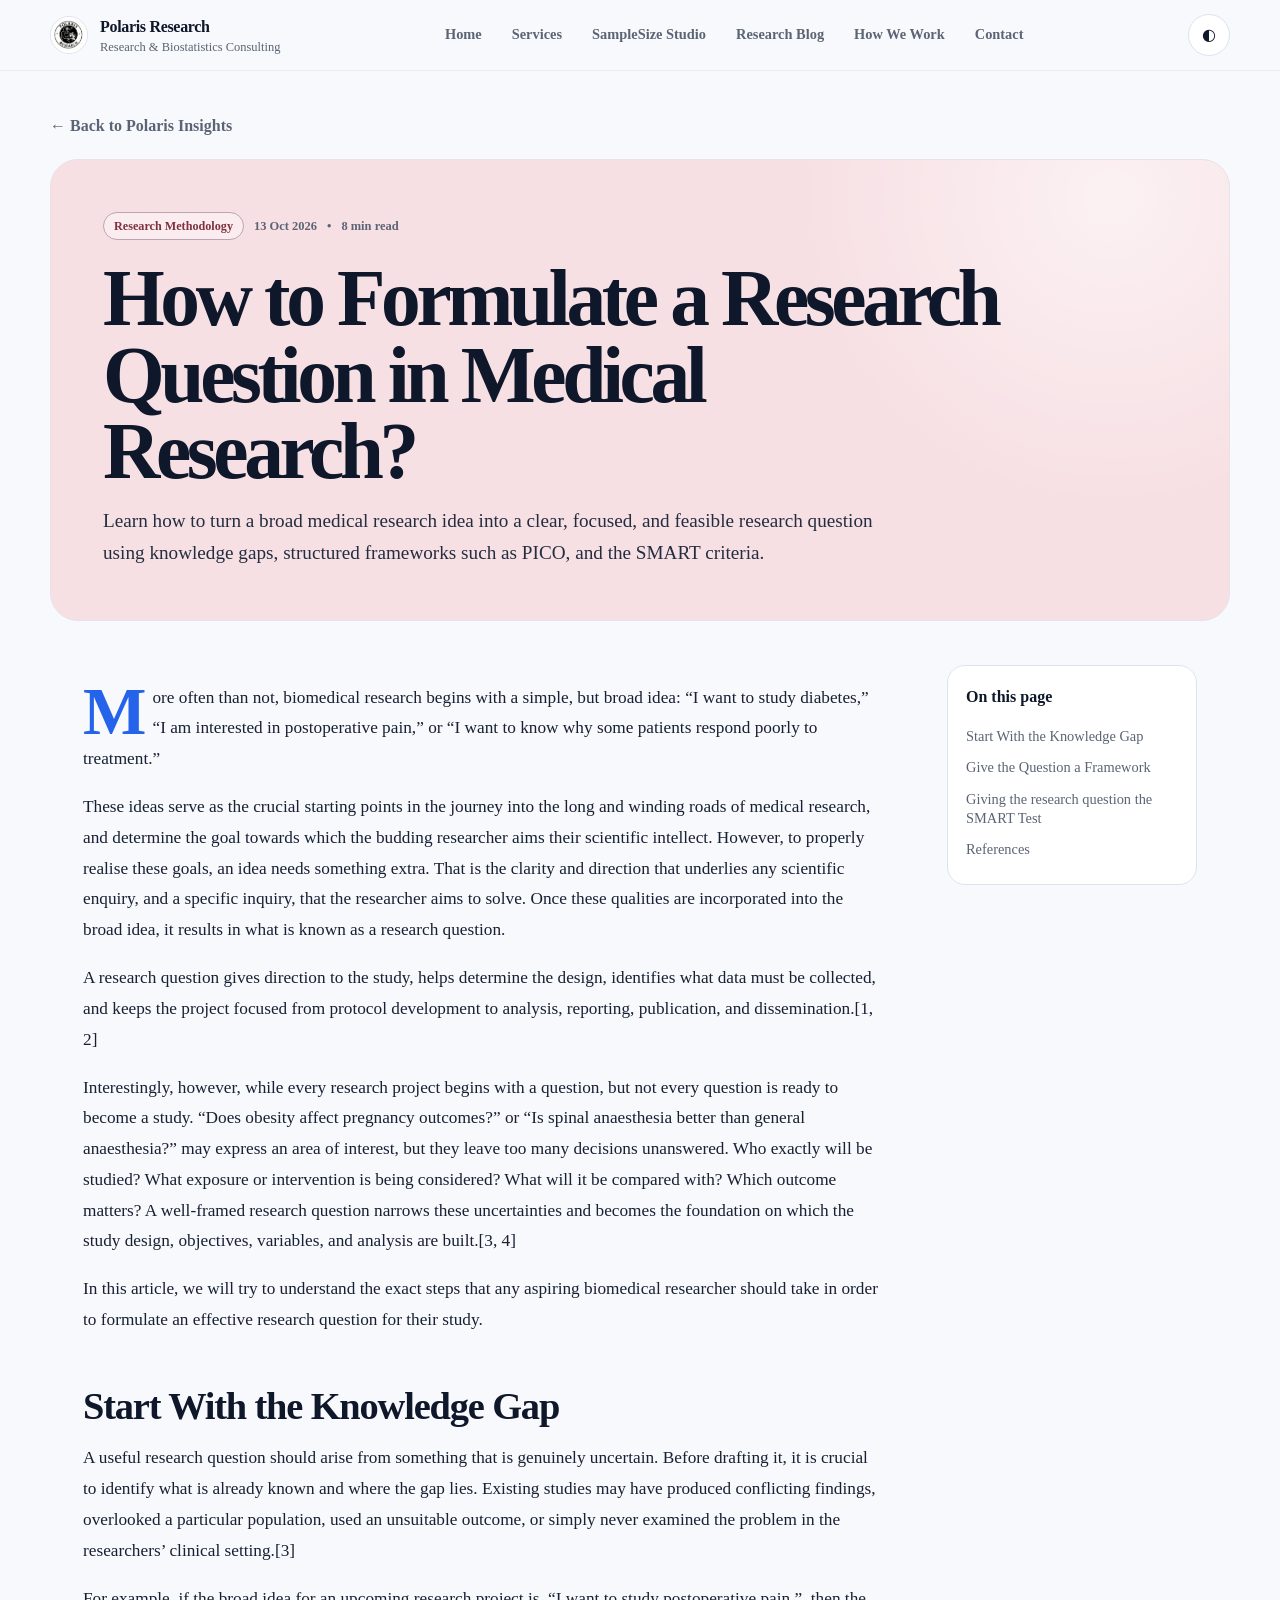
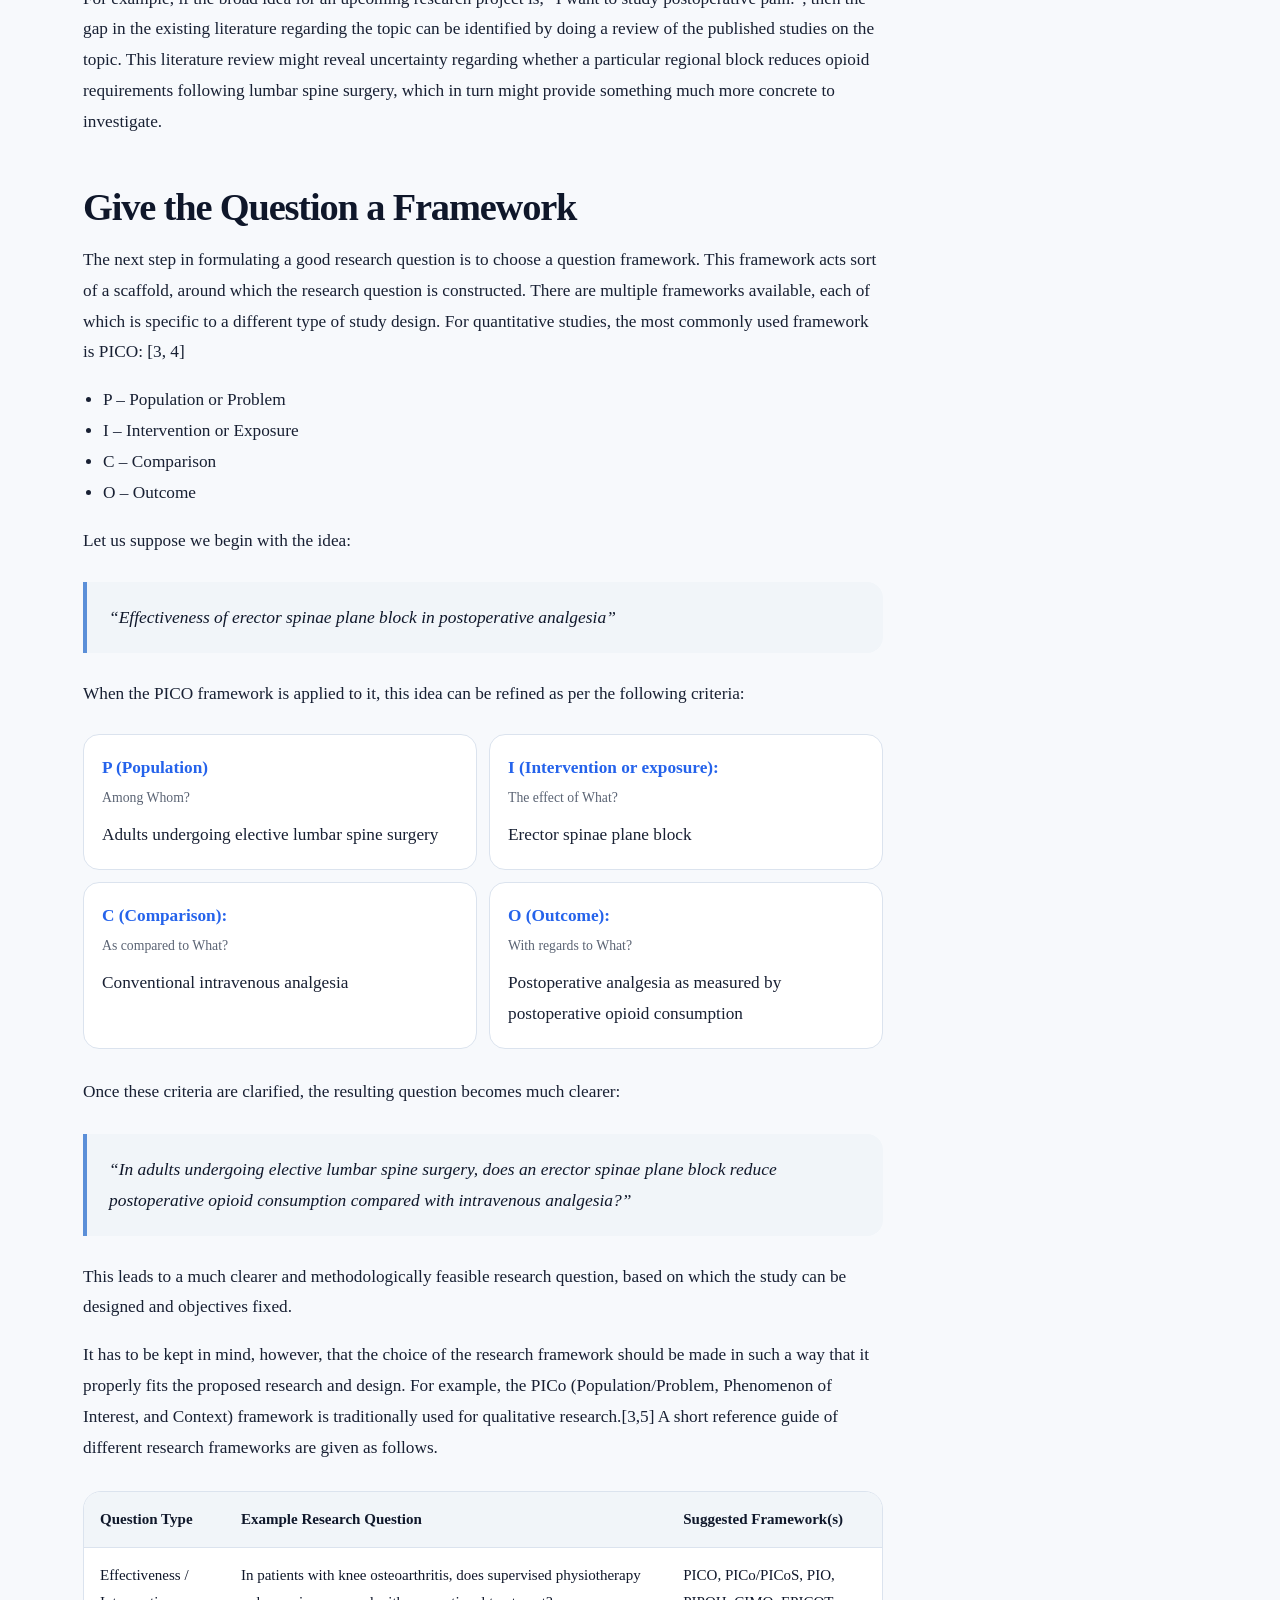
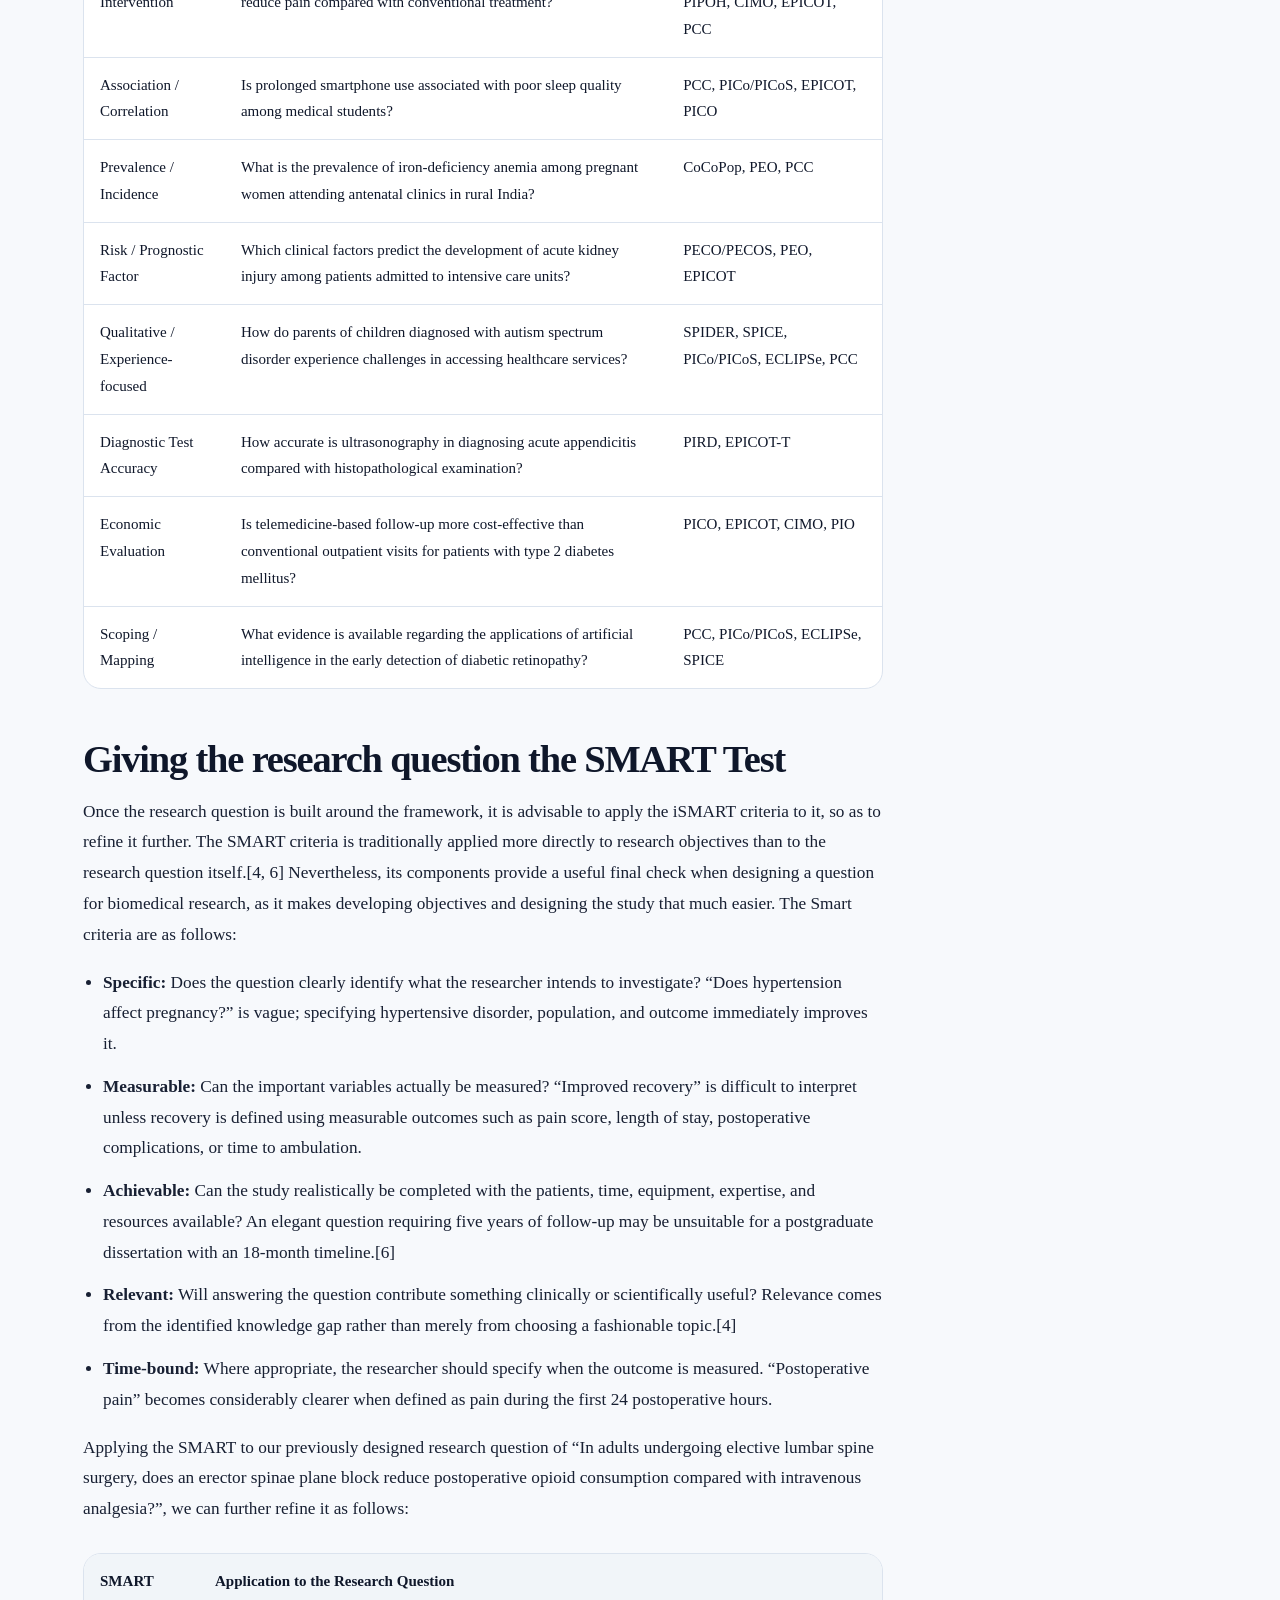
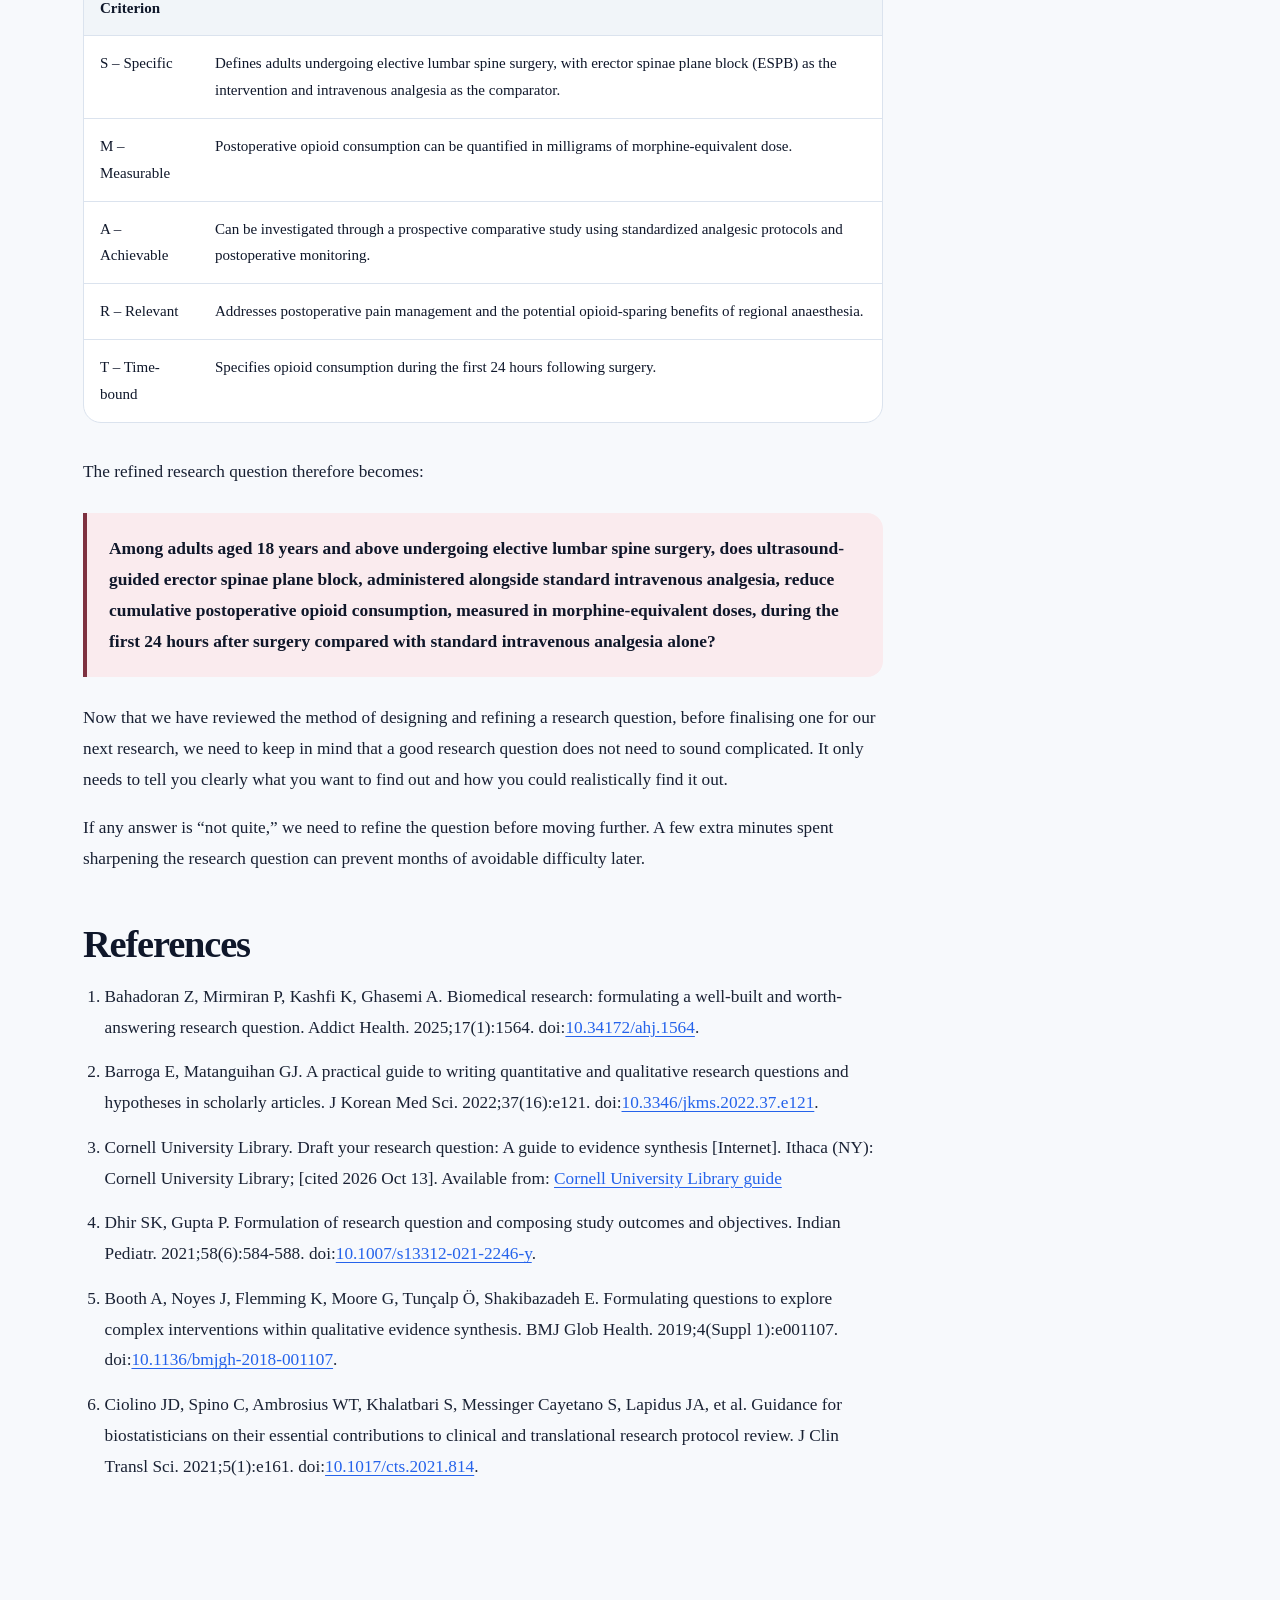
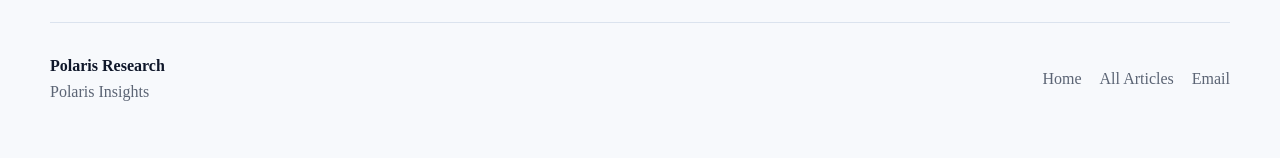
<file: blog/articles/how-to-formulate-a-research-question-in-medical-research.html>
<!DOCTYPE html>
<html lang="en" data-accent="ocean" data-mode-choice="system">
<head>
  <meta charset="UTF-8" />
  <meta name="viewport" content="width=device-width, initial-scale=1.0" />
  <meta name="description" content="Learn how to develop a clear, feasible medical research question using knowledge gaps, PICO and related frameworks, and the SMART criteria." />
  <meta name="robots" content="index,follow" />
  <meta name="theme-color" content="#0b1220" />
  <link rel="canonical" href="https://polarisresearchconsulting.com/blog/articles/how-to-formulate-a-research-question-in-medical-research.html" />
  <meta property="og:type" content="article" />
  <meta property="og:site_name" content="Polaris Research" />
  <meta property="og:title" content="How to Formulate a Research Question in Medical Research?" />
  <meta property="og:description" content="Learn how to develop a clear, feasible medical research question using knowledge gaps, PICO and related frameworks, and the SMART criteria." />
  <meta property="og:url" content="https://polarisresearchconsulting.com/blog/articles/how-to-formulate-a-research-question-in-medical-research.html" />
  <meta property="og:image" content="https://polarisresearchconsulting.com/assets/images/polaris-logo.jpg" />
  <meta property="article:published_time" content="2026-10-13" />
  <meta property="article:section" content="Research Methodology" />
  <meta name="twitter:card" content="summary" />
  <meta name="twitter:title" content="How to Formulate a Research Question in Medical Research?" />
  <meta name="twitter:description" content="Learn how to develop a clear, feasible medical research question using knowledge gaps, PICO and related frameworks, and the SMART criteria." />
  <meta name="twitter:image" content="https://polarisresearchconsulting.com/assets/images/polaris-logo.jpg" />
  <title>How to Formulate a Research Question in Medical Research | Polaris Insights</title>
  <link rel="icon" href="../../assets/images/polaris-logo.jpg" />
  <link rel="stylesheet" href="../../assets/css/styles.css" />

  <script type="application/ld+json">
  {
    "@context": "https://schema.org",
    "@type": "Article",
    "headline": "How to Formulate a Research Question in Medical Research?",
    "description": "Learn how to develop a clear, feasible medical research question using knowledge gaps, PICO and related frameworks, and the SMART criteria.",
    "datePublished": "2026-10-13",
    "dateModified": "2026-10-13",
    "articleSection": "Research Methodology",
    "mainEntityOfPage": "https://polarisresearchconsulting.com/blog/articles/how-to-formulate-a-research-question-in-medical-research.html",
    "author": {
      "@type": "Organization",
      "name": "Polaris Research"
    },
    "publisher": {
      "@type": "Organization",
      "name": "Polaris Research",
      "url": "https://polarisresearchconsulting.com/",
      "logo": {
        "@type": "ImageObject",
        "url": "https://polarisresearchconsulting.com/assets/images/polaris-logo.jpg"
      }
    }
  }
  </script>
</head>
<body>
  <header class="site-header">
    <div class="container nav">
      <a class="brand" href="../../" aria-label="Polaris Research home">
        <span class="brand-mark"><img src="../../assets/images/polaris-logo.jpg" alt="Polaris Research logo" /></span>
        <span class="brand-text"><strong>Polaris Research</strong><span>Research &amp; Biostatistics Consulting</span></span>
      </a>
      <nav class="nav-links" aria-label="Primary navigation">
                <a href="../../">Home</a>
<a href="../../#services">Services</a>
        <a href="../../#studio">SampleSize Studio</a>
        <a href="../" aria-current="page">Research Blog</a>
        <a href="../../#process">How We Work</a>
        <a href="../../#" class="contact-trigger">Contact</a>
      </nav>
      <div class="nav-actions">
        <button class="icon-btn" id="themeButton" aria-label="Open theme settings">◐</button>
        <button class="menu-btn" id="menuButton" aria-label="Open menu">☰</button>
      </div>
    </div>
    <div class="container mobile-menu" id="mobileMenu">
            <a href="../../">Home</a>
<a href="../../#services">Services</a>
      <a href="../../#studio">SampleSize Studio</a>
      <a href="../">Research Blog</a>
      <a href="../../#process">How We Work</a>
      <a href="../../#" class="contact-trigger">Contact</a>
    </div>
  </header>

  <main class="article-shell article-page">
    <div class="container">
      <a class="article-back" href="../">← Back to Polaris Insights</a>

      <header class="article-hero category-research">
        <div class="article-meta">
          <span class="magazine-category">Research Methodology</span>
          <span>13 Oct 2026</span>
          <span>•</span>
          <span>8 min read</span>
        </div>
        <h1>How to Formulate a Research Question in Medical Research?</h1>
        <p class="article-deck">Learn how to turn a broad medical research idea into a clear, focused, and feasible research question using knowledge gaps, structured frameworks such as PICO, and the SMART criteria.</p>
      </header>

      <div class="article-layout article-layout-refined">
        <article>
          
        <div class="article-body">
          <p>More often than not, biomedical research begins with a simple, but broad idea: “I want to study diabetes,” “I am interested in postoperative pain,” or “I want to know why some patients respond poorly to treatment.”</p>
          <p>These ideas serve as the crucial starting points in the journey into the long and winding roads of medical research, and determine the goal towards which the budding researcher aims their scientific intellect. However, to properly realise these goals, an idea needs something extra. That is the clarity and direction that underlies any scientific enquiry, and a specific inquiry, that the researcher aims to solve. Once these qualities are incorporated into the broad idea, it results in what is known as a research question.</p>
          <p>A research question gives direction to the study, helps determine the design, identifies what data must be collected, and keeps the project focused from protocol development to analysis, reporting, publication, and dissemination.[1, 2]</p>
          <p>Interestingly, however, while every research project begins with a question, but not every question is ready to become a study. “Does obesity affect pregnancy outcomes?” or “Is spinal anaesthesia better than general anaesthesia?” may express an area of interest, but they leave too many decisions unanswered. Who exactly will be studied? What exposure or intervention is being considered? What will it be compared with? Which outcome matters? A well-framed research question narrows these uncertainties and becomes the foundation on which the study design, objectives, variables, and analysis are built.[3, 4]</p>
          <p>In this article, we will try to understand the exact steps that any aspiring biomedical researcher should take in order to formulate an effective research question for their study.</p>

          <h2 id="knowledge-gap">Start With the Knowledge Gap</h2>
          <p>A useful research question should arise from something that is genuinely uncertain. Before drafting it, it is crucial to identify what is already known and where the gap lies. Existing studies may have produced conflicting findings, overlooked a particular population, used an unsuitable outcome, or simply never examined the problem in the researchers’ clinical setting.[3]</p>
          <p>For example, if the broad idea for an upcoming research project is, “I want to study postoperative pain.”, then the gap in the existing literature regarding the topic can be identified by doing a review of the published studies on the topic. This literature review might reveal uncertainty regarding whether a particular regional block reduces opioid requirements following lumbar spine surgery, which in turn might provide something much more concrete to investigate.</p>

          <h2 id="framework">Give the Question a Framework</h2>
          <p>The next step in formulating a good research question is to choose a question framework. This framework acts sort of a scaffold, around which the research question is constructed. There are multiple frameworks available, each of which is specific to a different type of study design. For quantitative studies, the most commonly used framework is PICO: [3, 4]</p>

          <ul class="pico-list">
            <li>P – Population or Problem</li>
            <li>I – Intervention or Exposure</li>
            <li>C – Comparison</li>
            <li>O – Outcome</li>
          </ul>

          <p>Let us suppose we begin with the idea:</p>
          <blockquote class="article-quote">“Effectiveness of erector spinae plane block in postoperative analgesia”</blockquote>
          <p>When the PICO framework is applied to it, this idea can be refined as per the following criteria:</p>

          <div class="pico-grid" aria-label="PICO framework applied to the example">
            <div class="pico-card">
              <strong>P (Population)</strong>
              <span>Among Whom?</span>
              <p>Adults undergoing elective lumbar spine surgery</p>
            </div>
            <div class="pico-card">
              <strong>I (Intervention or exposure):</strong>
              <span>The effect of What?</span>
              <p>Erector spinae plane block</p>
            </div>
            <div class="pico-card">
              <strong>C (Comparison):</strong>
              <span>As compared to What?</span>
              <p>Conventional intravenous analgesia</p>
            </div>
            <div class="pico-card">
              <strong>O (Outcome):</strong>
              <span>With regards to What?</span>
              <p>Postoperative analgesia as measured by postoperative opioid consumption</p>
            </div>
          </div>

          <p>Once these criteria are clarified, the resulting question becomes much clearer:</p>
          <blockquote class="article-quote">“In adults undergoing elective lumbar spine surgery, does an erector spinae plane block reduce postoperative opioid consumption compared with intravenous analgesia?”</blockquote>
          <p>This leads to a much clearer and methodologically feasible research question, based on which the study can be designed and objectives fixed.</p>
          <p>It has to be kept in mind, however, that the choice of the research framework should be made in such a way that it properly fits the proposed research and design. For example, the PICo (Population/Problem, Phenomenon of Interest, and Context) framework is traditionally used for qualitative research.[3,5] A short reference guide of different research frameworks are given as follows.</p>

          <div class="article-table-wrap"><table class="article-table framework-table"><tr><th>Question Type</th><th>Example Research Question</th><th>Suggested Framework(s)</th></tr><tr><td>Effectiveness / Intervention</td><td>In patients with knee osteoarthritis, does supervised physiotherapy reduce pain compared with conventional treatment?</td><td>PICO, PICo/PICoS, PIO, PIPOH, CIMO, EPICOT, PCC</td></tr><tr><td>Association / Correlation</td><td>Is prolonged smartphone use associated with poor sleep quality among medical students?</td><td>PCC, PICo/PICoS, EPICOT, PICO</td></tr><tr><td>Prevalence / Incidence</td><td>What is the prevalence of iron-deficiency anemia among pregnant women attending antenatal clinics in rural India?</td><td>CoCoPop, PEO, PCC</td></tr><tr><td>Risk / Prognostic Factor</td><td>Which clinical factors predict the development of acute kidney injury among patients admitted to intensive care units?</td><td>PECO/PECOS, PEO, EPICOT</td></tr><tr><td>Qualitative / Experience-focused</td><td>How do parents of children diagnosed with autism spectrum disorder experience challenges in accessing healthcare services?</td><td>SPIDER, SPICE, PICo/PICoS, ECLIPSe, PCC</td></tr><tr><td>Diagnostic Test Accuracy</td><td>How accurate is ultrasonography in diagnosing acute appendicitis compared with histopathological examination?</td><td>PIRD, EPICOT-T</td></tr><tr><td>Economic Evaluation</td><td>Is telemedicine-based follow-up more cost-effective than conventional outpatient visits for patients with type 2 diabetes mellitus?</td><td>PICO, EPICOT, CIMO, PIO</td></tr><tr><td>Scoping / Mapping</td><td>What evidence is available regarding the applications of artificial intelligence in the early detection of diabetic retinopathy?</td><td>PCC, PICo/PICoS, ECLIPSe, SPICE</td></tr></table></div>

          <h2 id="smart-test">Giving the research question the SMART Test</h2>
          <p>Once the research question is built around the framework, it is advisable to apply the iSMART criteria to it, so as to refine it further. The SMART criteria is traditionally applied more directly to research objectives than to the research question itself.[4, 6] Nevertheless, its components provide a useful final check when designing a question for biomedical research, as it makes developing objectives and designing the study that much easier. The Smart criteria are as follows:</p>

          <ul class="smart-list">
            <li><strong>Specific:</strong> Does the question clearly identify what the researcher intends to investigate? “Does hypertension affect pregnancy?” is vague; specifying hypertensive disorder, population, and outcome immediately improves it.</li>
            <li><strong>Measurable:</strong> Can the important variables actually be measured? “Improved recovery” is difficult to interpret unless recovery is defined using measurable outcomes such as pain score, length of stay, postoperative complications, or time to ambulation.</li>
            <li><strong>Achievable:</strong> Can the study realistically be completed with the patients, time, equipment, expertise, and resources available? An elegant question requiring five years of follow-up may be unsuitable for a postgraduate dissertation with an 18-month timeline.[6]</li>
            <li><strong>Relevant:</strong> Will answering the question contribute something clinically or scientifically useful? Relevance comes from the identified knowledge gap rather than merely from choosing a fashionable topic.[4]</li>
            <li><strong>Time-bound:</strong> Where appropriate, the researcher should specify when the outcome is measured. “Postoperative pain” becomes considerably clearer when defined as pain during the first 24 postoperative hours.</li>
          </ul>

          <p>Applying the SMART to our previously designed research question of “In adults undergoing elective lumbar spine surgery, does an erector spinae plane block reduce postoperative opioid consumption compared with intravenous analgesia?”, we can further refine it as follows:</p>

          <div class="article-table-wrap"><table class="article-table smart-table"><tr><th>SMART Criterion</th><th>Application to the Research Question</th></tr><tr><td>S – Specific</td><td>Defines adults undergoing elective lumbar spine surgery, with erector spinae plane block (ESPB) as the intervention and intravenous analgesia as the comparator.</td></tr><tr><td>M – Measurable</td><td>Postoperative opioid consumption can be quantified in milligrams of morphine-equivalent dose.</td></tr><tr><td>A – Achievable</td><td>Can be investigated through a prospective comparative study using standardized analgesic protocols and postoperative monitoring.</td></tr><tr><td>R – Relevant</td><td>Addresses postoperative pain management and the potential opioid-sparing benefits of regional anaesthesia.</td></tr><tr><td>T – Time-bound</td><td>Specifies opioid consumption during the first 24 hours following surgery.</td></tr></table></div>

          <p>The refined research question therefore becomes:</p>
          <blockquote class="article-quote final-question">Among adults aged 18 years and above undergoing elective lumbar spine surgery, does ultrasound-guided erector spinae plane block, administered alongside standard intravenous analgesia, reduce cumulative postoperative opioid consumption, measured in morphine-equivalent doses, during the first 24 hours after surgery compared with standard intravenous analgesia alone?</blockquote>

          <p>Now that we have reviewed the method of designing and refining a research question, before finalising one for our next research, we need to keep in mind that a good research question does not need to sound complicated. It only needs to tell you clearly what you want to find out and how you could realistically find it out.</p>
          <p>If any answer is “not quite,” we need to refine the question before moving further. A few extra minutes spent sharpening the research question can prevent months of avoidable difficulty later.</p>

          <h2 id="references">References</h2>
          <ol class="reference-list">
            <li>Bahadoran Z, Mirmiran P, Kashfi K, Ghasemi A. Biomedical research: formulating a well-built and worth-answering research question. Addict Health. 2025;17(1):1564. doi:<a href="https://doi.org/10.34172/ahj.1564" target="_blank" rel="noopener">10.34172/ahj.1564</a>.</li>
            <li>Barroga E, Matanguihan GJ. A practical guide to writing quantitative and qualitative research questions and hypotheses in scholarly articles. J Korean Med Sci. 2022;37(16):e121. doi:<a href="https://doi.org/10.3346/jkms.2022.37.e121" target="_blank" rel="noopener">10.3346/jkms.2022.37.e121</a>.</li>
            <li>Cornell University Library. Draft your research question: A guide to evidence synthesis [Internet]. Ithaca (NY): Cornell University Library; [cited 2026 Oct 13]. Available from: <a href="https://guides.library.cornell.edu/evidence-synthesis/research-question" target="_blank" rel="noopener">Cornell University Library guide</a></li>
            <li>Dhir SK, Gupta P. Formulation of research question and composing study outcomes and objectives. Indian Pediatr. 2021;58(6):584-588. doi:<a href="https://doi.org/10.1007/s13312-021-2246-y" target="_blank" rel="noopener">10.1007/s13312-021-2246-y</a>.</li>
            <li>Booth A, Noyes J, Flemming K, Moore G, Tunçalp Ö, Shakibazadeh E. Formulating questions to explore complex interventions within qualitative evidence synthesis. BMJ Glob Health. 2019;4(Suppl 1):e001107. doi:<a href="https://doi.org/10.1136/bmjgh-2018-001107" target="_blank" rel="noopener">10.1136/bmjgh-2018-001107</a>.</li>
            <li>Ciolino JD, Spino C, Ambrosius WT, Khalatbari S, Messinger Cayetano S, Lapidus JA, et al. Guidance for biostatisticians on their essential contributions to clinical and translational research protocol review. J Clin Transl Sci. 2021;5(1):e161. doi:<a href="https://doi.org/10.1017/cts.2021.814" target="_blank" rel="noopener">10.1017/cts.2021.814</a>.</li>
          </ol>
        </div>

        </article>

        <aside class="article-sidebar">
          <strong>On this page</strong>
          <a href="#knowledge-gap">Start With the Knowledge Gap</a>
          <a href="#framework">Give the Question a Framework</a>
          <a href="#smart-test">Giving the research question the SMART Test</a>
          <a href="#references">References</a>
        </aside>
      </div>
    </div>
  </main>

  <footer>
    <div class="container footer-grid">
      <div><strong style="color:var(--text);">Polaris Research</strong><br /><span>Polaris Insights</span></div>
      <div class="footer-links">
        <a href="../../">Home</a>
        <a href="../">All Articles</a>
        <a href="mailto:polarisresearch2025@gmail.com">Email</a>
      </div>
    </div>
  </footer>

  <div class="theme-panel" id="themePanel" aria-hidden="true">
    <div class="theme-title">Appearance</div>
    <div class="theme-options">
      <button class="theme-chip" data-mode="light">Light</button>
      <button class="theme-chip" data-mode="system">System</button>
      <button class="theme-chip" data-mode="dark">Dark</button>
    </div>
    <div class="theme-title">Accent</div>
    <div class="theme-options">
      <button class="theme-chip" data-accent="ocean">Ocean</button>
      <button class="theme-chip" data-accent="sage">Sage</button>
      <button class="theme-chip" data-accent="lavender">Lavender</button>
      <button class="theme-chip" data-accent="slate">Slate</button>
      <button class="theme-chip" data-accent="sand">Sand</button>
      <button class="theme-chip" data-accent="rose">Rose</button>
    </div>
  </div>

  <div class="contact-modal" id="contactModal" aria-hidden="true">
    <div class="contact-card" role="dialog" aria-modal="true" aria-labelledby="contactTitle">
      <button class="close-modal" id="closeModal" aria-label="Close contact options">×</button>
      <h3 id="contactTitle">Contact Polaris Research</h3>
      <p>Email us to discuss your research, biostatistics, or manuscript requirements.</p>
      <div class="contact-options">
        <a class="contact-option" href="mailto:polarisresearch2025@gmail.com">
          <div><strong>Email</strong><span>polarisresearch2025@gmail.com</span></div>
          <span class="contact-arrow">→</span>
        </a>
      </div>
    </div>
  </div>

  <script src="../../assets/js/app.js" defer></script>
</body>
</html>
</file>
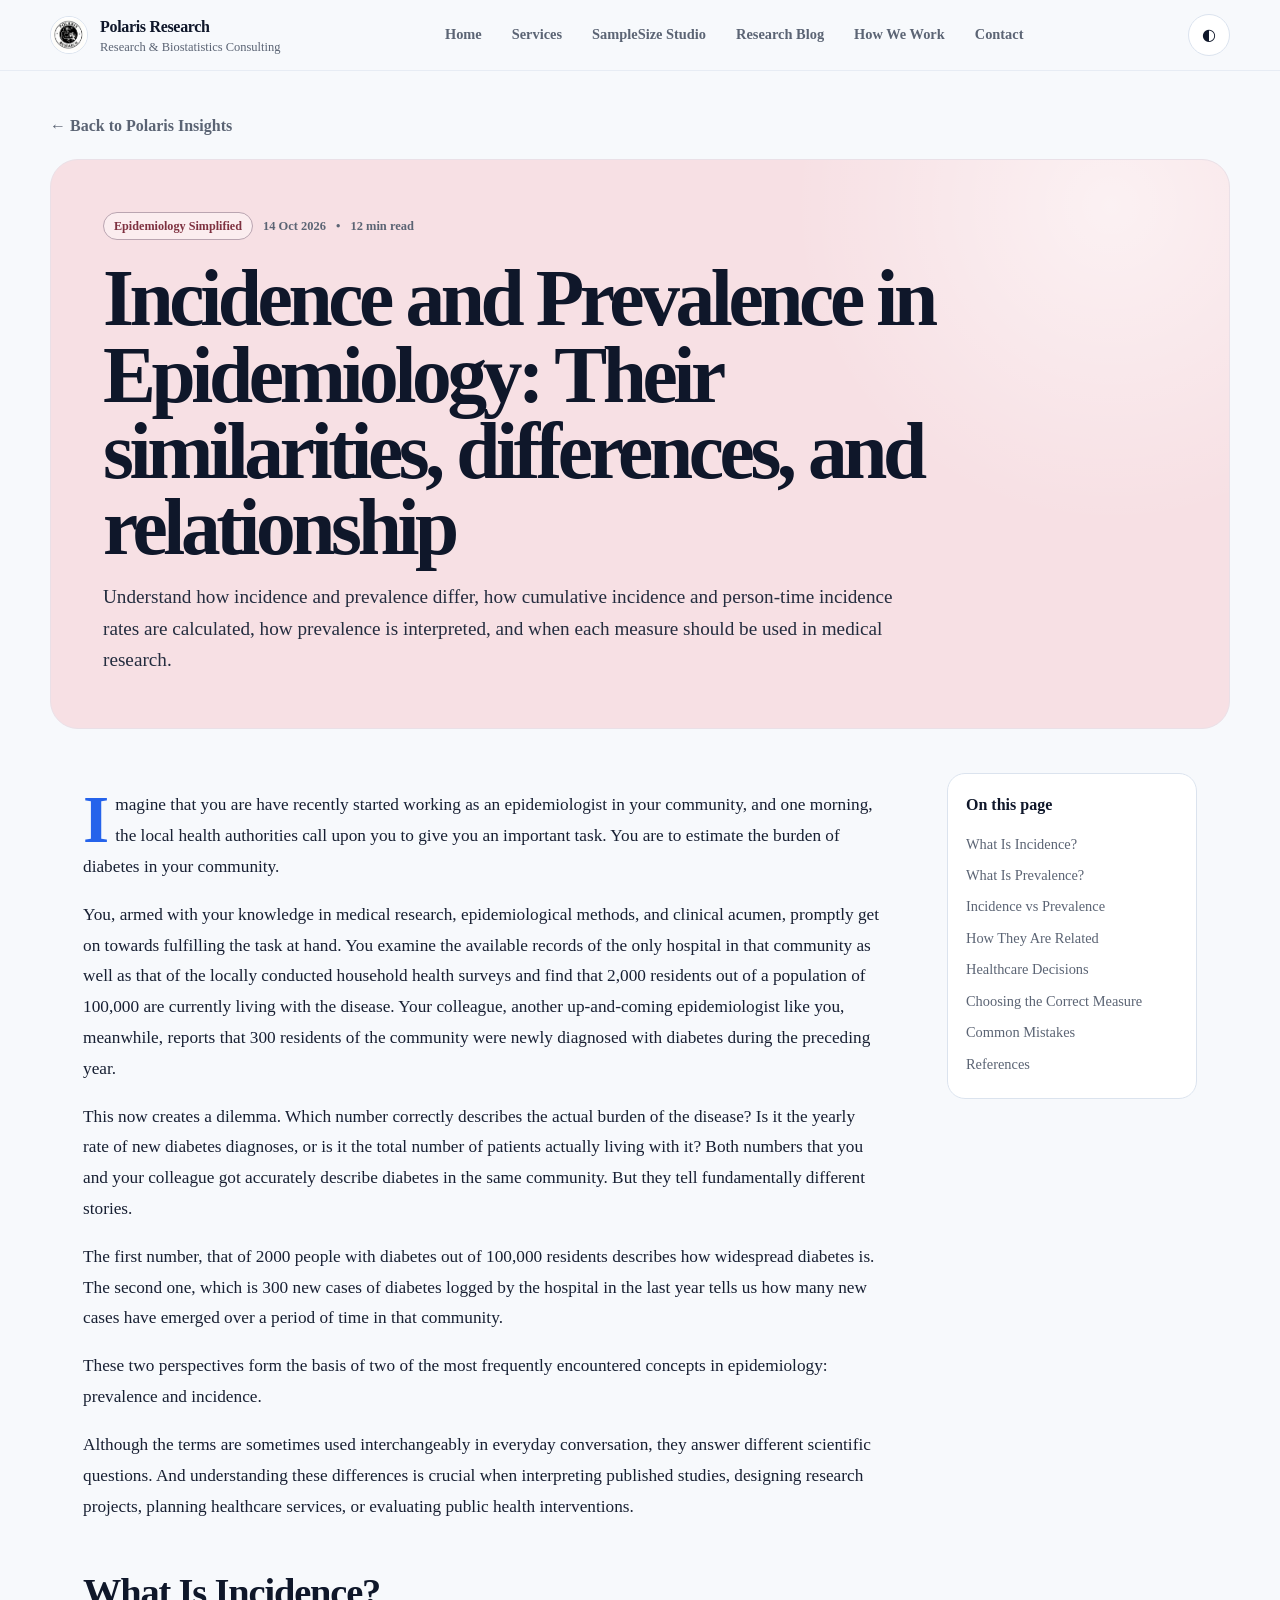
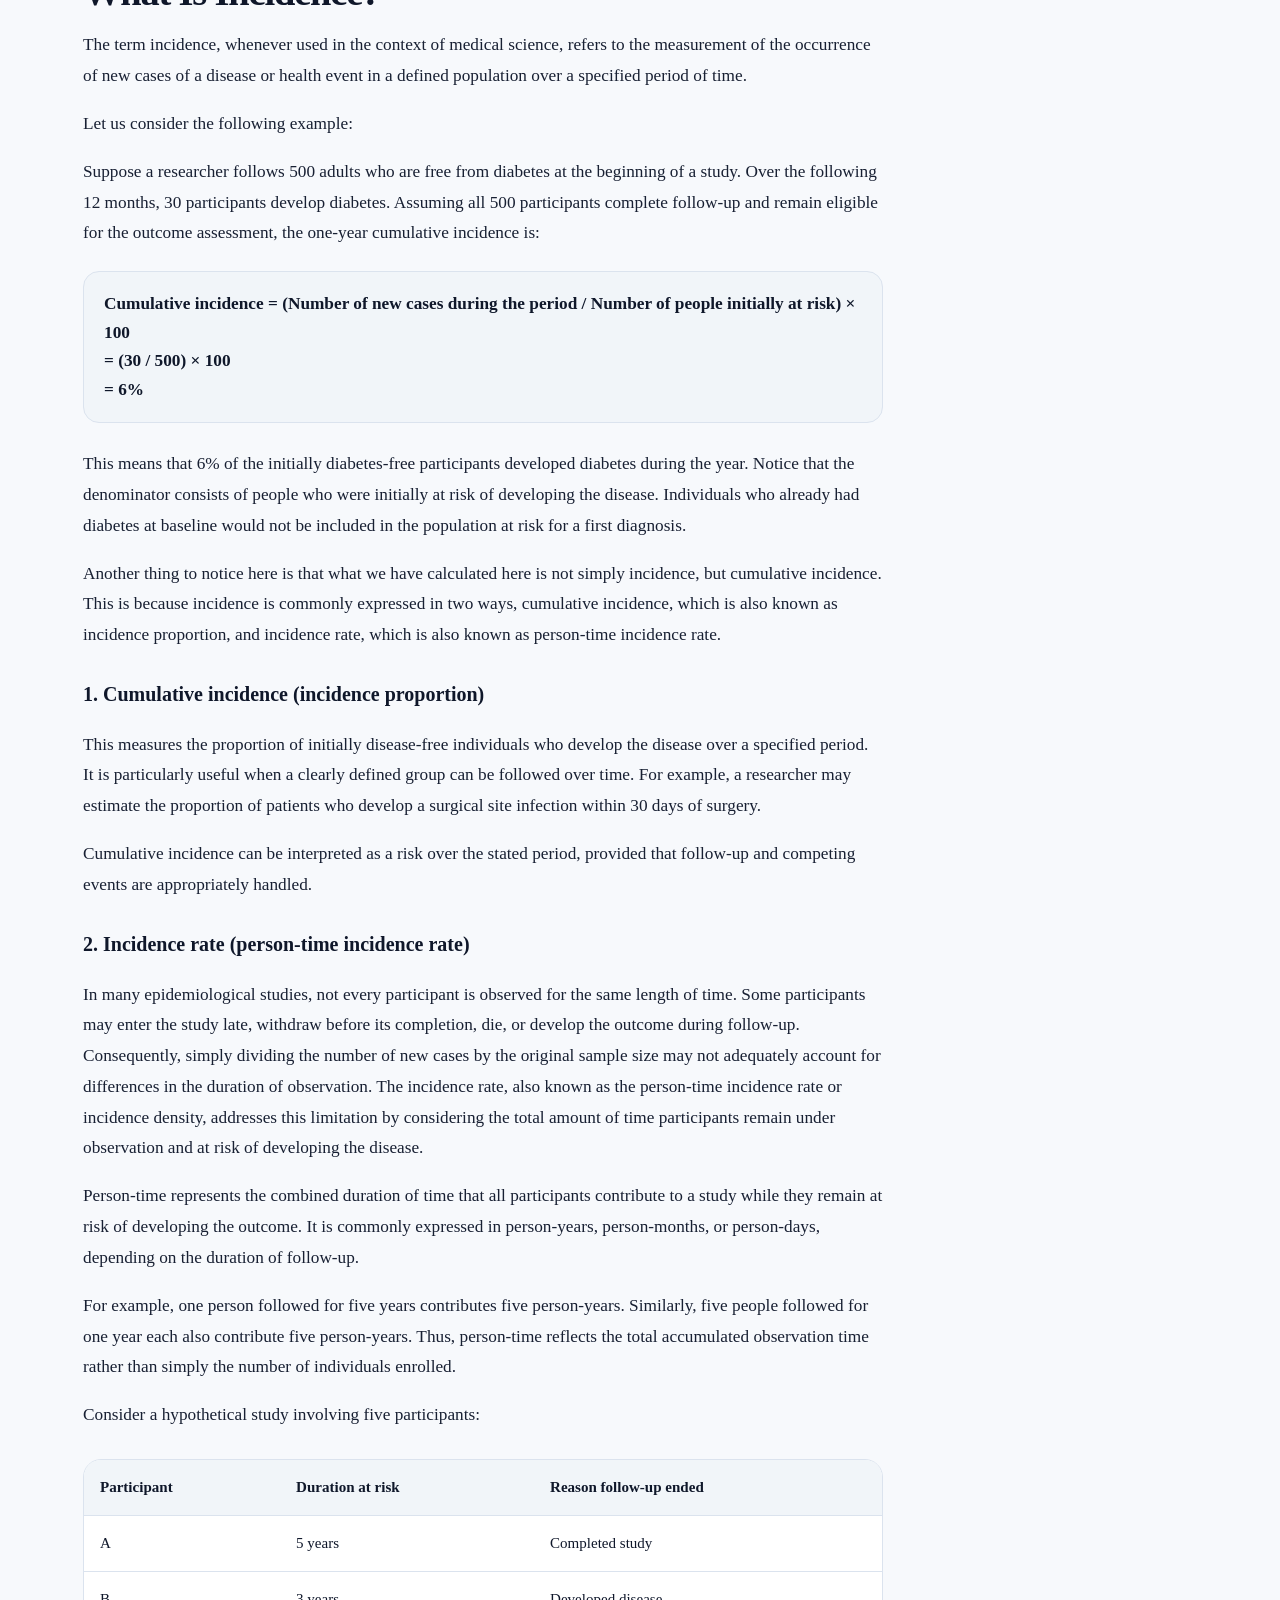
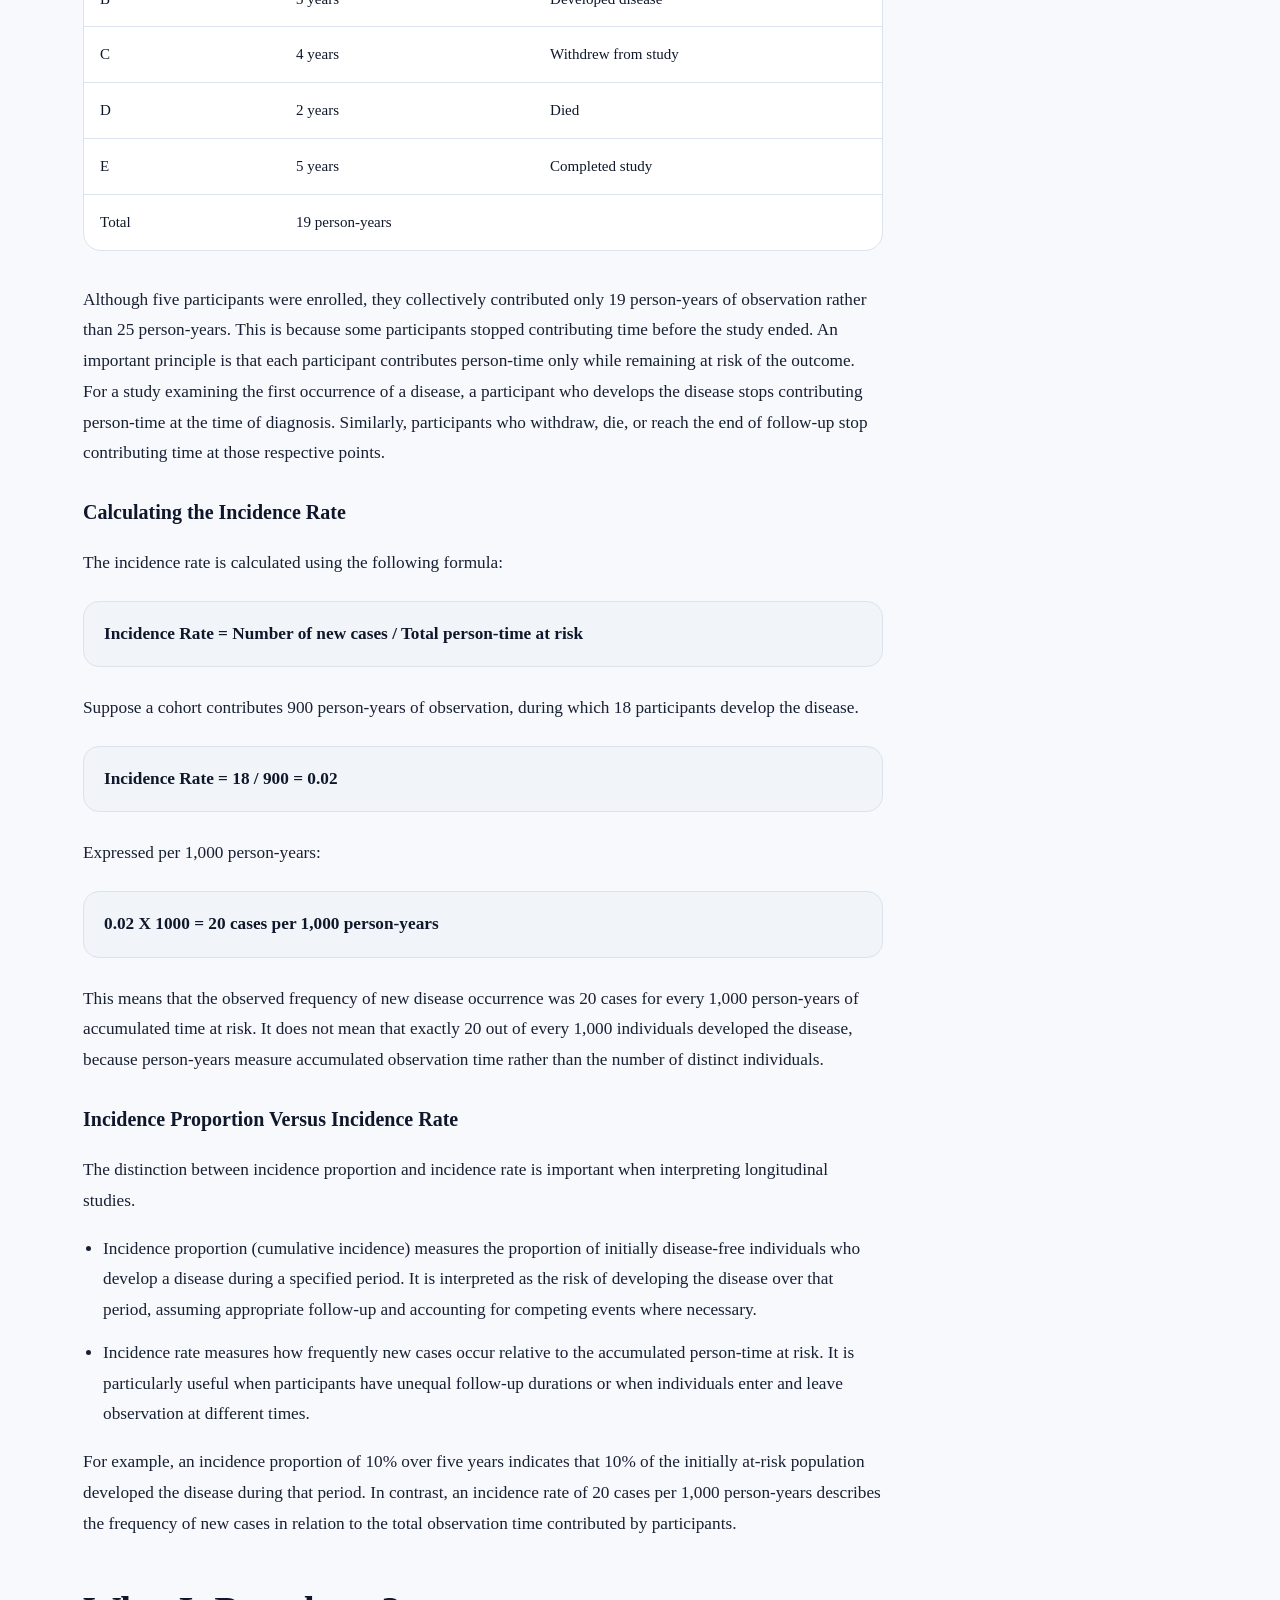
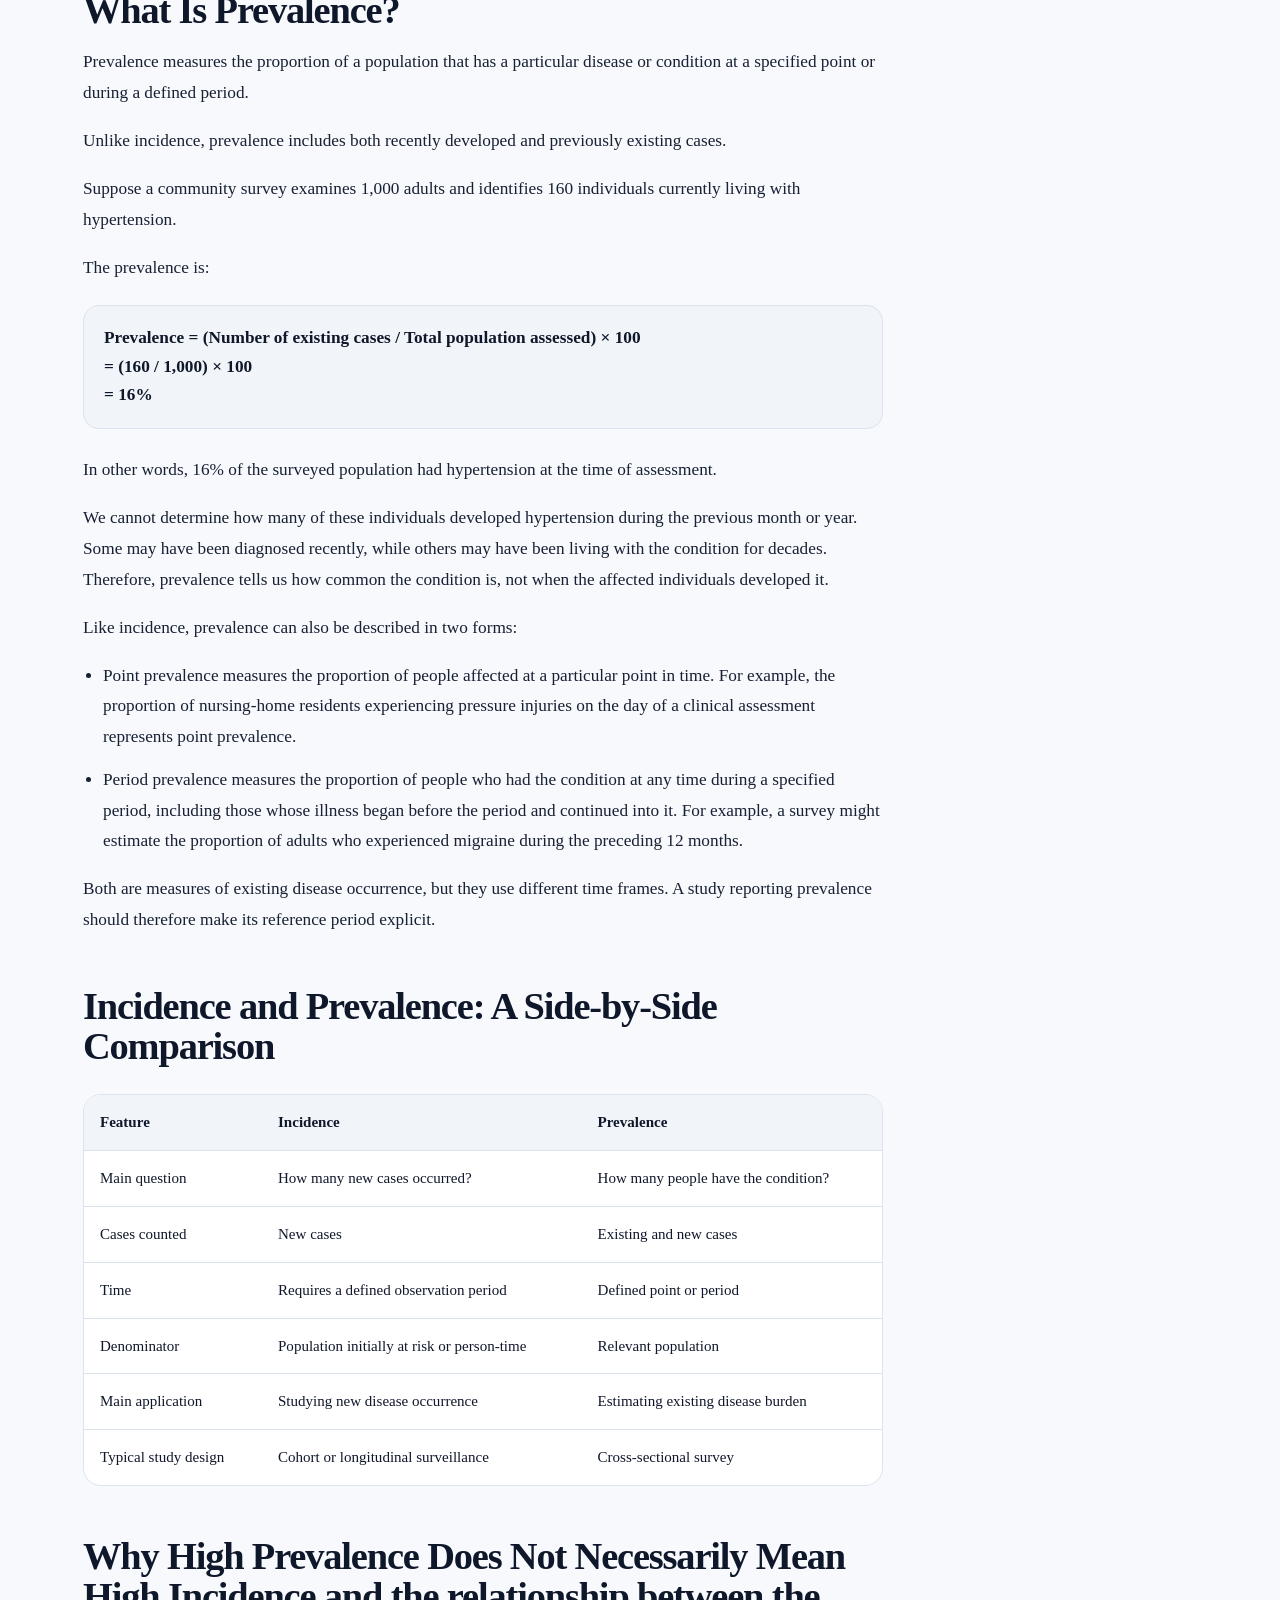
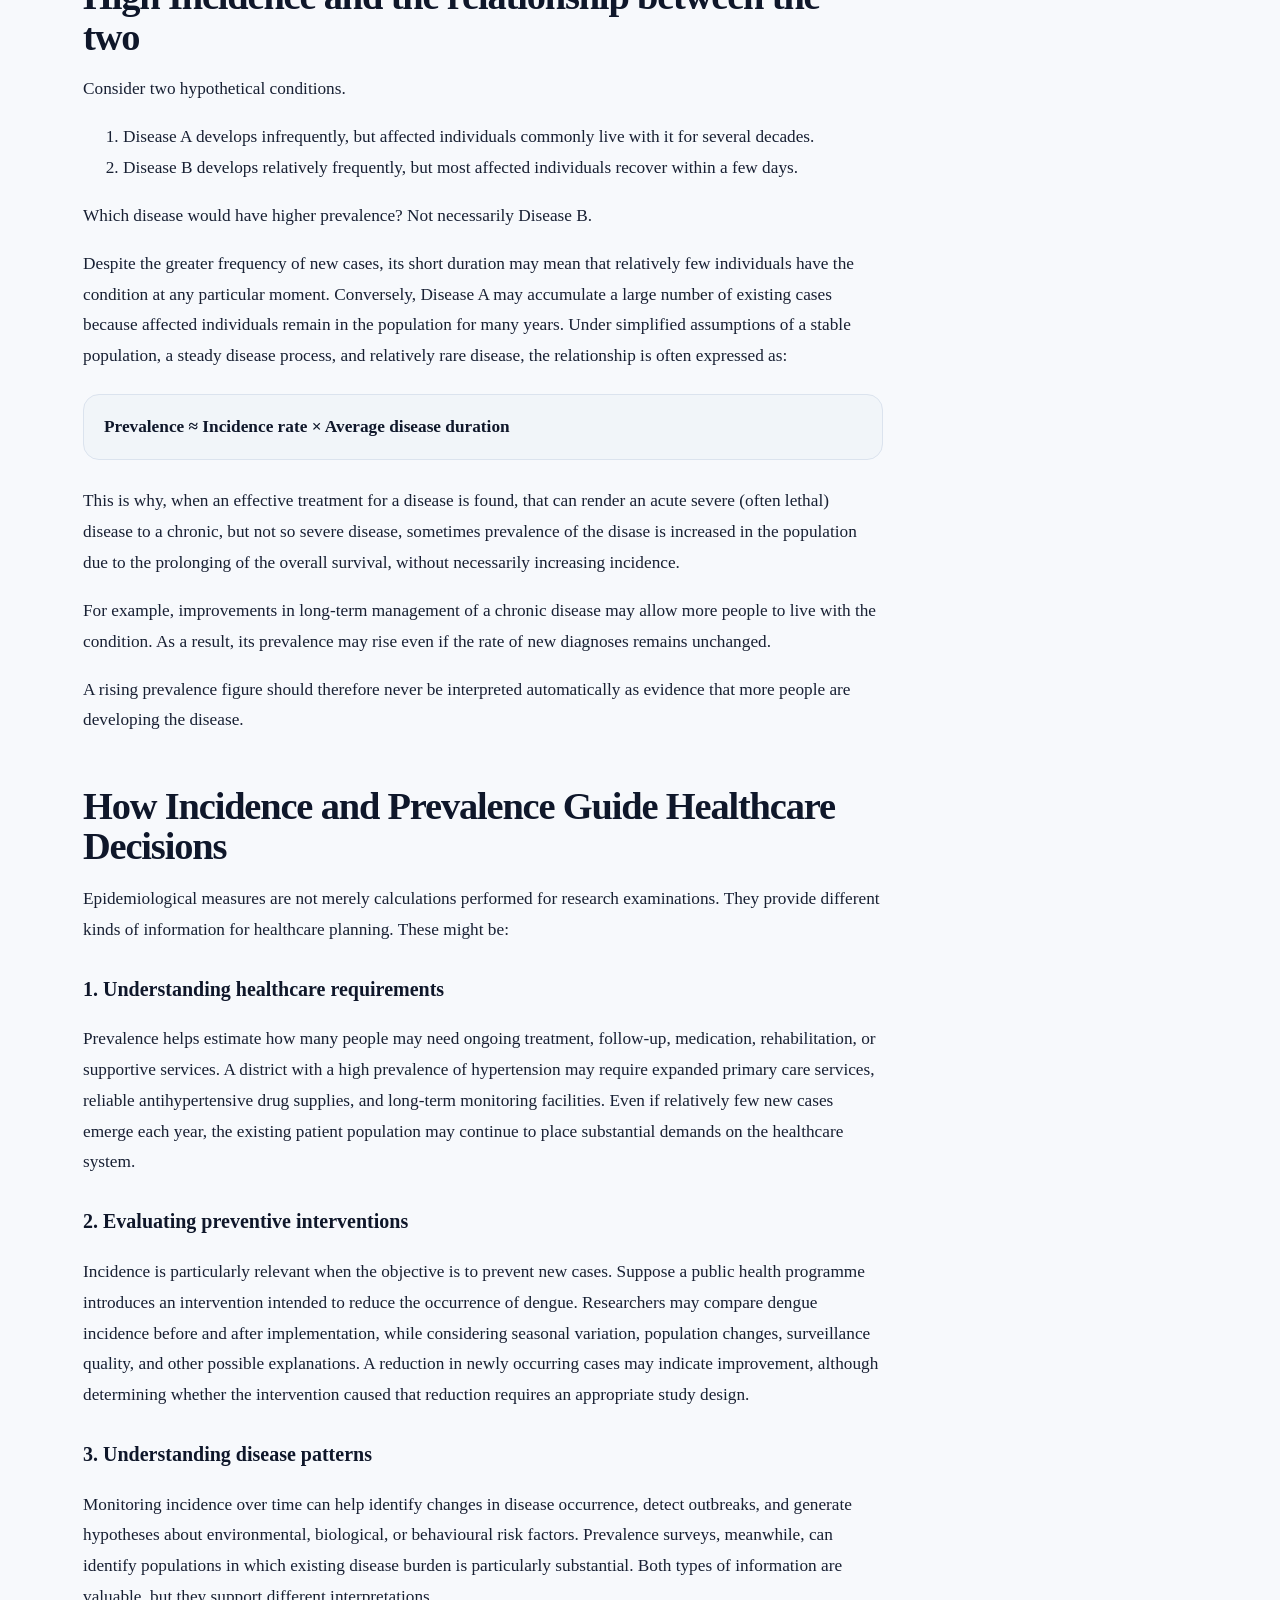
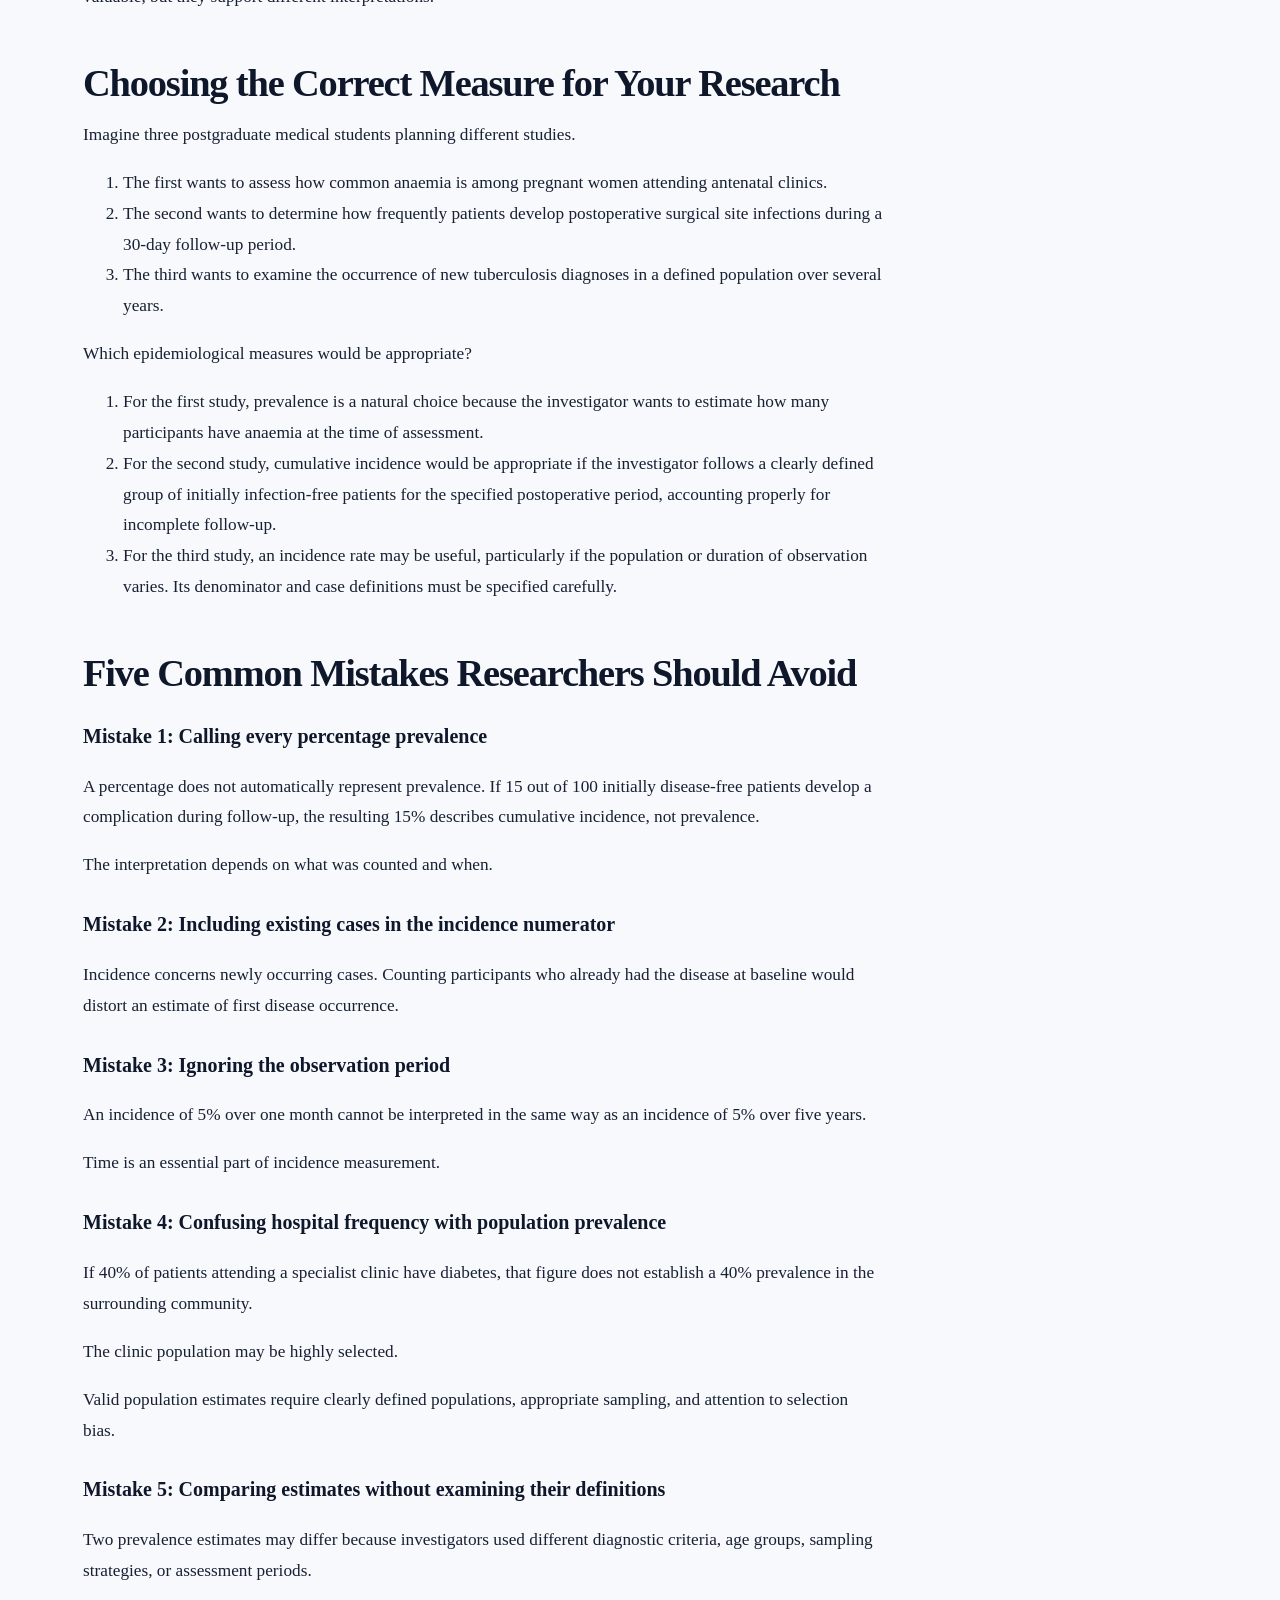
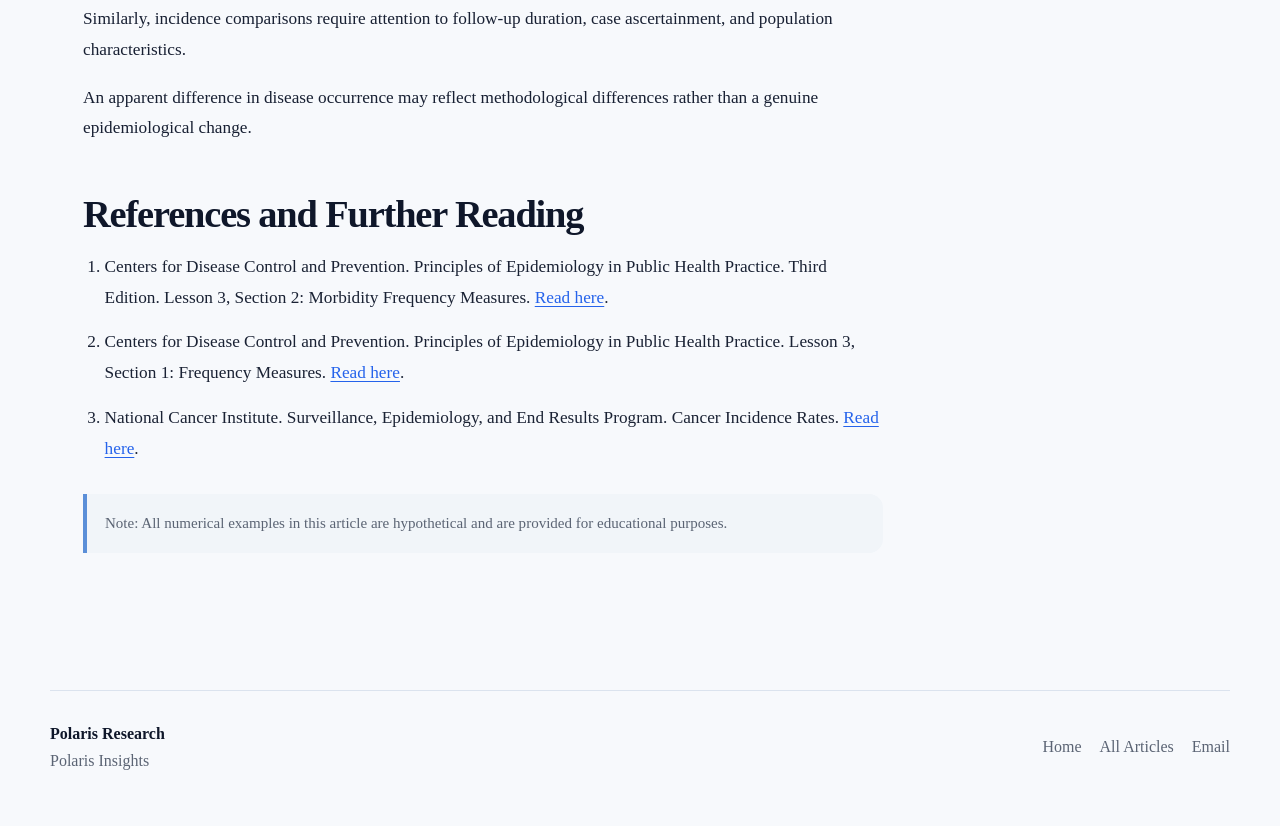
<file: blog/articles/incidence-and-prevalence-in-epidemiology.html>
<!DOCTYPE html>
<html lang="en" data-accent="ocean" data-mode-choice="system">
<head>
  <meta charset="UTF-8" />
  <meta name="viewport" content="width=device-width, initial-scale=1.0" />
  <meta name="description" content="A practical guide to incidence and prevalence in epidemiology, including cumulative incidence, person-time incidence rates, prevalence, their relationship, and common research mistakes." />
  <meta name="robots" content="index,follow" />
  <meta name="theme-color" content="#0b1220" />
  <link rel="canonical" href="https://polarisresearchconsulting.com/blog/articles/incidence-and-prevalence-in-epidemiology.html" />

  <meta property="og:type" content="article" />
  <meta property="og:site_name" content="Polaris Research" />
  <meta property="og:title" content="Incidence and Prevalence in Epidemiology: Their similarities, differences, and relationship" />
  <meta property="og:description" content="A practical guide to incidence and prevalence in epidemiology, including cumulative incidence, person-time incidence rates, prevalence, their relationship, and common research mistakes." />
  <meta property="og:url" content="https://polarisresearchconsulting.com/blog/articles/incidence-and-prevalence-in-epidemiology.html" />
  <meta property="og:image" content="https://polarisresearchconsulting.com/assets/images/polaris-logo.jpg" />
  <meta property="article:published_time" content="2026-10-14" />
  <meta property="article:section" content="Epidemiology Simplified" />

  <meta name="twitter:card" content="summary" />
  <meta name="twitter:title" content="Incidence and Prevalence in Epidemiology: Their similarities, differences, and relationship" />
  <meta name="twitter:description" content="A practical guide to incidence and prevalence in epidemiology, including cumulative incidence, person-time incidence rates, prevalence, their relationship, and common research mistakes." />
  <meta name="twitter:image" content="https://polarisresearchconsulting.com/assets/images/polaris-logo.jpg" />

  <title>Incidence and Prevalence in Epidemiology: Their similarities, differences, and relationship | Polaris Insights</title>
  <link rel="icon" href="../../assets/images/polaris-logo.jpg" />
  <link rel="stylesheet" href="../../assets/css/styles.css" />

  <script type="application/ld+json">
  {
    "@context": "https://schema.org",
    "@type": "Article",
    "headline": "Incidence and Prevalence in Epidemiology: Their similarities, differences, and relationship",
    "description": "A practical guide to incidence and prevalence in epidemiology, including cumulative incidence, person-time incidence rates, prevalence, their relationship, and common research mistakes.",
    "datePublished": "2026-10-14",
    "dateModified": "2026-10-14",
    "articleSection": "Epidemiology Simplified",
    "mainEntityOfPage": "https://polarisresearchconsulting.com/blog/articles/incidence-and-prevalence-in-epidemiology.html",
    "author": {
      "@type": "Organization",
      "name": "Polaris Research"
    },
    "publisher": {
      "@type": "Organization",
      "name": "Polaris Research",
      "url": "https://polarisresearchconsulting.com/",
      "logo": {
        "@type": "ImageObject",
        "url": "https://polarisresearchconsulting.com/assets/images/polaris-logo.jpg"
      }
    }
  }
  </script>
</head>
<body>
  <header class="site-header">
    <div class="container nav">
      <a class="brand" href="../../" aria-label="Polaris Research home">
        <span class="brand-mark"><img src="../../assets/images/polaris-logo.jpg" alt="Polaris Research logo" /></span>
        <span class="brand-text">
          <strong>Polaris Research</strong>
          <span>Research &amp; Biostatistics Consulting</span>
        </span>
      </a>

      <nav class="nav-links" aria-label="Primary navigation">
        <a href="../../">Home</a>
        <a href="../../#services">Services</a>
        <a href="../../#studio">SampleSize Studio</a>
        <a href="../" aria-current="page">Research Blog</a>
        <a href="../../#process">How We Work</a>
        <a href="../../#" class="contact-trigger">Contact</a>
      </nav>

      <div class="nav-actions">
        <button class="icon-btn" id="themeButton" aria-label="Open theme settings">◐</button>
        <button class="menu-btn" id="menuButton" aria-label="Open menu">☰</button>
      </div>
    </div>

    <div class="container mobile-menu" id="mobileMenu">
      <a href="../../">Home</a>
      <a href="../../#services">Services</a>
      <a href="../../#studio">SampleSize Studio</a>
      <a href="../">Research Blog</a>
      <a href="../../#process">How We Work</a>
      <a href="../../#" class="contact-trigger">Contact</a>
    </div>
  </header>

  <main class="article-shell article-page">
    <div class="container">
      <a class="article-back" href="../">← Back to Polaris Insights</a>

      <header class="article-hero category-epidemiology">
        <div class="article-meta">
          <span class="magazine-category">Epidemiology Simplified</span>
          <span>14 Oct 2026</span>
          <span>•</span>
          <span>12 min read</span>
        </div>
        <h1>Incidence and Prevalence in Epidemiology: Their similarities, differences, and relationship</h1>
        <p class="article-deck">Understand how incidence and prevalence differ, how cumulative incidence and person-time incidence rates are calculated, how prevalence is interpreted, and when each measure should be used in medical research.</p>
      </header>

      <div class="article-layout article-layout-refined">
        <article>
          
<div class="article-body">
  <p>Imagine that you are have recently started working as an epidemiologist in your community, and one morning, the local health authorities call upon you to give you an important task. You are to estimate the burden of diabetes in your community.</p>
  <p>You, armed with your knowledge in medical research, epidemiological methods, and clinical acumen, promptly get on towards fulfilling the task at hand. You examine the available records of the only hospital in that community as well as that of the locally conducted household health surveys and find that 2,000 residents out of a population of 100,000 are currently living with the disease. Your colleague, another up-and-coming epidemiologist like you, meanwhile, reports that 300 residents of the community were newly diagnosed with diabetes during the preceding year.</p>
  <p>This now creates a dilemma. Which number correctly describes the actual burden of the disease? Is it the yearly rate of new diabetes diagnoses, or is it the total number of patients actually living with it? Both numbers that you and your colleague got accurately describe diabetes in the same community. But they tell fundamentally different stories.</p>
  <p>The first number, that of 2000 people with diabetes out of 100,000 residents describes how widespread diabetes is. The second one, which is 300 new cases of diabetes logged by the hospital in the last year tells us how many new cases have emerged over a period of time in that community.</p>
  <p>These two perspectives form the basis of two of the most frequently encountered concepts in epidemiology: prevalence and incidence.</p>
  <p>Although the terms are sometimes used interchangeably in everyday conversation, they answer different scientific questions. And understanding these differences is crucial  when interpreting published studies, designing research projects, planning healthcare services, or evaluating public health interventions.</p>

  <h2 id="incidence">What Is Incidence?</h2>
  <p>The term incidence, whenever used in the context of medical science, refers to the measurement of the occurrence of new cases of a disease or health event in a defined population over a specified period of time.</p>
  <p>Let us consider the following example:</p>
  <p>Suppose a researcher follows 500 adults who are free from diabetes at the beginning of a study. Over the following 12 months, 30 participants develop diabetes. Assuming all 500 participants complete follow-up and remain eligible for the outcome assessment, the one-year cumulative incidence is:</p>
  <div class="article-equation">Cumulative incidence = (Number of new cases during the period / Number of people initially at risk) × 100<br />= (30 / 500) × 100<br />= 6%</div>
  <p>This means that 6% of the initially diabetes-free participants developed diabetes during the year. Notice that the denominator consists of people who were initially at risk of developing the disease. Individuals who already had diabetes at baseline would not be included in the population at risk for a first diagnosis.</p>
  <p>Another thing to notice here is that what we have calculated here is not simply incidence, but cumulative incidence. This is because incidence is commonly expressed in two ways, cumulative incidence, which is also known as incidence proportion, and incidence rate, which is also known as person-time incidence rate.</p>

  <h3>1. Cumulative incidence (incidence proportion)</h3>
  <p>This measures the proportion of initially disease-free individuals who develop the disease over a specified period. It is particularly useful when a clearly defined group can be followed over time. For example, a researcher may estimate the proportion of patients who develop a surgical site infection within 30 days of surgery.</p>
  <p>Cumulative incidence can be interpreted as a risk over the stated period, provided that follow-up and competing events are appropriately handled.</p>

  <h3>2. Incidence rate (person-time incidence rate)</h3>
  <p>In many epidemiological studies, not every participant is observed for the same length of time. Some participants may enter the study late, withdraw before its completion, die, or develop the outcome during follow-up. Consequently, simply dividing the number of new cases by the original sample size may not adequately account for differences in the duration of observation. The incidence rate, also known as the person-time incidence rate or incidence density, addresses this limitation by considering the total amount of time participants remain under observation and at risk of developing the disease.</p>
  <p>Person-time represents the combined duration of time that all participants contribute to a study while they remain at risk of developing the outcome. It is commonly expressed in person-years, person-months, or person-days, depending on the duration of follow-up.</p>
  <p>For example, one person followed for five years contributes five person-years. Similarly, five people followed for one year each also contribute five person-years. Thus, person-time reflects the total accumulated observation time rather than simply the number of individuals enrolled.</p>
  <p>Consider a hypothetical study involving five participants:</p>
  <div class="article-table-wrap"><table class="article-table person-time-table"><tr><th>Participant</th><th>Duration at risk</th><th>Reason follow-up ended</th></tr><tr><td>A</td><td>5 years</td><td>Completed study</td></tr><tr><td>B</td><td>3 years</td><td>Developed disease</td></tr><tr><td>C</td><td>4 years</td><td>Withdrew from study</td></tr><tr><td>D</td><td>2 years</td><td>Died</td></tr><tr><td>E</td><td>5 years</td><td>Completed study</td></tr><tr><td>Total</td><td>19 person-years</td><td></td></tr></table></div>
  <p>Although five participants were enrolled, they collectively contributed only 19 person-years of observation rather than 25 person-years. This is because some participants stopped contributing time before the study ended. An important principle is that each participant contributes person-time only while remaining at risk of the outcome. For a study examining the first occurrence of a disease, a participant who develops the disease stops contributing person-time at the time of diagnosis. Similarly, participants who withdraw, die, or reach the end of follow-up stop contributing time at those respective points.</p>

  <h3>Calculating the Incidence Rate</h3>
  <p>The incidence rate is calculated using the following formula:</p>
  <div class="article-equation">Incidence Rate = Number of new cases / Total person-time at risk</div>
  <p>Suppose a cohort contributes 900 person-years of observation, during which 18 participants develop the disease.</p>
  <div class="article-equation">Incidence Rate = 18 / 900 = 0.02</div>
  <p>Expressed per 1,000 person-years:</p>
  <div class="article-equation">0.02 X 1000 = 20 cases per 1,000 person-years</div>
  <p>This means that the observed frequency of new disease occurrence was 20 cases for every 1,000 person-years of accumulated time at risk. It does not mean that exactly 20 out of every 1,000 individuals developed the disease, because person-years measure accumulated observation time rather than the number of distinct individuals.</p>

  <h3>Incidence Proportion Versus Incidence Rate</h3>
  <p>The distinction between incidence proportion and incidence rate is important when interpreting longitudinal studies.</p>
  <ul class="smart-list"><li>Incidence proportion (cumulative incidence) measures the proportion of initially disease-free individuals who develop a disease during a specified period. It is interpreted as the risk of developing the disease over that period, assuming appropriate follow-up and accounting for competing events where necessary.</li><li>Incidence rate measures how frequently new cases occur relative to the accumulated person-time at risk. It is particularly useful when participants have unequal follow-up durations or when individuals enter and leave observation at different times.</li></ul>
  <p>For example, an incidence proportion of 10% over five years indicates that 10% of the initially at-risk population developed the disease during that period. In contrast, an incidence rate of 20 cases per 1,000 person-years describes the frequency of new cases in relation to the total observation time contributed by participants.</p>

  <h2 id="prevalence">What Is Prevalence?</h2>
  <p>Prevalence measures the proportion of a population that has a particular disease or condition at a specified point or during a defined period.</p>
  <p>Unlike incidence, prevalence includes both recently developed and previously existing cases.</p>
  <p>Suppose a community survey examines 1,000 adults and identifies 160 individuals currently living with hypertension.</p>
  <p>The prevalence is:</p>
  <div class="article-equation">Prevalence = (Number of existing cases / Total population assessed) × 100<br />= (160 / 1,000) × 100<br />= 16%</div>
  <p>In other words, 16% of the surveyed population had hypertension at the time of assessment.</p>
  <p>We cannot determine how many of these individuals developed hypertension during the previous month or year. Some may have been diagnosed recently, while others may have been living with the condition for decades. Therefore, prevalence tells us how common the condition is, not when the affected individuals developed it.</p>
  <p>Like incidence, prevalence can also be described in two forms:</p>
  <ul class="smart-list"><li>Point prevalence measures the proportion of people affected at a particular point in time. For example, the proportion of nursing-home residents experiencing pressure injuries on the day of a clinical assessment represents point prevalence.</li><li>Period prevalence measures the proportion of people who had the condition at any time during a specified period, including those whose illness began before the period and continued into it. For example, a survey might estimate the proportion of adults who experienced migraine during the preceding 12 months.</li></ul>
  <p>Both are measures of existing disease occurrence, but they use different time frames. A study reporting prevalence should therefore make its reference period explicit.</p>

  <h2 id="comparison">Incidence and Prevalence: A Side-by-Side Comparison</h2>
  <div class="article-table-wrap"><table class="article-table comparison-table"><tr><th>Feature</th><th>Incidence</th><th>Prevalence</th></tr><tr><td>Main question</td><td>How many new cases occurred?</td><td>How many people have the condition?</td></tr><tr><td>Cases counted</td><td>New cases</td><td>Existing and new cases</td></tr><tr><td>Time</td><td>Requires a defined observation period</td><td>Defined point or period</td></tr><tr><td>Denominator</td><td>Population initially at risk or person-time</td><td>Relevant population</td></tr><tr><td>Main application</td><td>Studying new disease occurrence</td><td>Estimating existing disease burden</td></tr><tr><td>Typical study design</td><td>Cohort or longitudinal surveillance</td><td>Cross-sectional survey</td></tr></table></div>

  <h2 id="relationship">Why High Prevalence Does Not Necessarily Mean High Incidence and the relationship between the two</h2>
  <p>Consider two hypothetical conditions.</p>
  <ol><li>Disease A develops infrequently, but affected individuals commonly live with it for several decades.</li><li>Disease B develops relatively frequently, but most affected individuals recover within a few days.</li></ol>
  <p>Which disease would have higher prevalence? Not necessarily Disease B.</p>
  <p>Despite the greater frequency of new cases, its short duration may mean that relatively few individuals have the condition at any particular moment. Conversely, Disease A may accumulate a large number of existing cases because affected individuals remain in the population for many years. Under simplified assumptions of a stable population, a steady disease process, and relatively rare disease, the relationship is often expressed as:</p>
  <div class="article-equation">Prevalence ≈ Incidence rate × Average disease duration</div>
  <p>This is why, when an effective treatment for a disease is found, that can render an acute severe (often lethal) disease to a chronic, but not so severe disease, sometimes prevalence of the disase is increased in the population due to the prolonging of the overall survival, without necessarily increasing incidence.</p>
  <p>For example, improvements in long-term management of a chronic disease may allow more people to live with the condition. As a result, its prevalence may rise even if the rate of new diagnoses remains unchanged.</p>
  <p>A rising prevalence figure should therefore never be interpreted automatically as evidence that more people are developing the disease.</p>

  <h2 id="healthcare-decisions">How Incidence and Prevalence Guide Healthcare Decisions</h2>
  <p>Epidemiological measures are not merely calculations performed for research examinations. They provide different kinds of information for healthcare planning. These might be:</p>
  <h3>1. Understanding healthcare requirements</h3>
  <p>Prevalence helps estimate how many people may need ongoing treatment, follow-up, medication, rehabilitation, or supportive services. A district with a high prevalence of hypertension may require expanded primary care services, reliable antihypertensive drug supplies, and long-term monitoring facilities. Even if relatively few new cases emerge each year, the existing patient population may continue to place substantial demands on the healthcare system.</p>
  <h3>2. Evaluating preventive interventions</h3>
  <p>Incidence is particularly relevant when the objective is to prevent new cases. Suppose a public health programme introduces an intervention intended to reduce the occurrence of dengue. Researchers may compare dengue incidence before and after implementation, while considering seasonal variation, population changes, surveillance quality, and other possible explanations. A reduction in newly occurring cases may indicate improvement, although determining whether the intervention caused that reduction requires an appropriate study design.</p>
  <h3>3. Understanding disease patterns</h3>
  <p>Monitoring incidence over time can help identify changes in disease occurrence, detect outbreaks, and generate hypotheses about environmental, biological, or behavioural risk factors. Prevalence surveys, meanwhile, can identify populations in which existing disease burden is particularly substantial. Both types of information are valuable, but they support different interpretations.</p>

  <h2 id="choosing-measure">Choosing the Correct Measure for Your Research</h2>
  <p>Imagine three postgraduate medical students planning different studies.</p>
  <ol><li>The first wants to assess how common anaemia is among pregnant women attending antenatal clinics.</li><li>The second wants to determine how frequently patients develop postoperative surgical site infections during a 30-day follow-up period.</li><li>The third wants to examine the occurrence of new tuberculosis diagnoses in a defined population over several years.</li></ol>
  <p>Which epidemiological measures would be appropriate?</p>
  <ol><li>For the first study, prevalence is a natural choice because the investigator wants to estimate how many participants have anaemia at the time of assessment.</li><li>For the second study, cumulative incidence would be appropriate if the investigator follows a clearly defined group of initially infection-free patients for the specified postoperative period, accounting properly for incomplete follow-up.</li><li>For the third study, an incidence rate may be useful, particularly if the population or duration of observation varies. Its denominator and case definitions must be specified carefully.</li></ol>

  <h2 id="common-mistakes">Five Common Mistakes Researchers Should Avoid</h2>
  <h3>Mistake 1: Calling every percentage prevalence</h3>
  <p>A percentage does not automatically represent prevalence. If 15 out of 100 initially disease-free patients develop a complication during follow-up, the resulting 15% describes cumulative incidence, not prevalence.</p>
  <p>The interpretation depends on what was counted and when.</p>
  <h3>Mistake 2: Including existing cases in the incidence numerator</h3>
  <p>Incidence concerns newly occurring cases. Counting participants who already had the disease at baseline would distort an estimate of first disease occurrence.</p>
  <h3>Mistake 3: Ignoring the observation period</h3>
  <p>An incidence of 5% over one month cannot be interpreted in the same way as an incidence of 5% over five years.</p>
  <p>Time is an essential part of incidence measurement.</p>
  <h3>Mistake 4: Confusing hospital frequency with population prevalence</h3>
  <p>If 40% of patients attending a specialist clinic have diabetes, that figure does not establish a 40% prevalence in the surrounding community.</p>
  <p>The clinic population may be highly selected.</p>
  <p>Valid population estimates require clearly defined populations, appropriate sampling, and attention to selection bias.</p>
  <h3>Mistake 5: Comparing estimates without examining their definitions</h3>
  <p>Two prevalence estimates may differ because investigators used different diagnostic criteria, age groups, sampling strategies, or assessment periods.</p>
  <p>Similarly, incidence comparisons require attention to follow-up duration, case ascertainment, and population characteristics.</p>
  <p>An apparent difference in disease occurrence may reflect methodological differences rather than a genuine epidemiological change.</p>

  <h2 id="references">References and Further Reading</h2>
  <ol class="reference-list">
    <li>Centers for Disease Control and Prevention. Principles of Epidemiology in Public Health Practice. Third Edition. Lesson 3, Section 2: Morbidity Frequency Measures. <a href="https://archive.cdc.gov/www_cdc_gov/csels/dsepd/ss1978/lesson3/section2.html" target="_blank" rel="noopener">Read here</a>.</li>
    <li>Centers for Disease Control and Prevention. Principles of Epidemiology in Public Health Practice. Lesson 3, Section 1: Frequency Measures. <a href="https://archive.cdc.gov/www_cdc_gov/csels/dsepd/ss1978/lesson3/section1.html" target="_blank" rel="noopener">Read here</a>.</li>
    <li>National Cancer Institute. Surveillance, Epidemiology, and End Results Program. Cancer Incidence Rates. <a href="https://seer.cancer.gov/statistics/types/incidence.html" target="_blank" rel="noopener">Read here</a>.</li>
  </ol>

  <p class="article-note">Note: All numerical examples in this article are hypothetical and are provided for educational purposes.</p>
</div>

        </article>

        <aside class="article-sidebar">
          <strong>On this page</strong>
          <a href="#incidence">What Is Incidence?</a>
          <a href="#prevalence">What Is Prevalence?</a>
          <a href="#comparison">Incidence vs Prevalence</a>
          <a href="#relationship">How They Are Related</a>
          <a href="#healthcare-decisions">Healthcare Decisions</a>
          <a href="#choosing-measure">Choosing the Correct Measure</a>
          <a href="#common-mistakes">Common Mistakes</a>
          <a href="#references">References</a>
        </aside>
      </div>
    </div>
  </main>

  <footer>
    <div class="container footer-grid">
      <div>
        <strong style="color:var(--text);">Polaris Research</strong><br />
        <span>Polaris Insights</span>
      </div>
      <div class="footer-links">
        <a href="../../">Home</a>
        <a href="../">All Articles</a>
        <a href="mailto:polarisresearch2025@gmail.com">Email</a>
      </div>
    </div>
  </footer>

  <div class="theme-panel" id="themePanel" aria-hidden="true">
    <div class="theme-title">Appearance</div>
    <div class="theme-options">
      <button class="theme-chip" data-mode="light">Light</button>
      <button class="theme-chip" data-mode="system">System</button>
      <button class="theme-chip" data-mode="dark">Dark</button>
    </div>
    <div class="theme-title">Accent</div>
    <div class="theme-options">
      <button class="theme-chip" data-accent="ocean">Ocean</button>
      <button class="theme-chip" data-accent="sage">Sage</button>
      <button class="theme-chip" data-accent="lavender">Lavender</button>
      <button class="theme-chip" data-accent="slate">Slate</button>
      <button class="theme-chip" data-accent="sand">Sand</button>
      <button class="theme-chip" data-accent="rose">Rose</button>
    </div>
  </div>

  <div class="contact-modal" id="contactModal" aria-hidden="true">
    <div class="contact-card" role="dialog" aria-modal="true" aria-labelledby="contactTitle">
      <button class="close-modal" id="closeModal" aria-label="Close contact options">×</button>
      <h3 id="contactTitle">Contact Polaris Research</h3>
      <p>Email us to discuss your research, biostatistics, or manuscript requirements.</p>
      <div class="contact-options">
        <a class="contact-option" href="mailto:polarisresearch2025@gmail.com">
          <div><strong>Email</strong><span>polarisresearch2025@gmail.com</span></div>
          <span class="contact-arrow">→</span>
        </a>
      </div>
    </div>
  </div>

  <script src="../../assets/js/app.js" defer></script>
</body>
</html>
</file>
<file: assets/css/styles.css>
:root {
      --bg: #f7f9fc;
      --surface: #ffffff;
      --surface-2: #f1f5f9;
      --text: #0f172a;
      --muted: #5b6474;
      --border: #dbe3ee;
      --shadow: 0 18px 55px rgba(15, 23, 42, 0.12);
      --shadow-soft: 0 10px 30px rgba(15, 23, 42, 0.08);

      --accent: #5b8fd8;
      --accent-2: #9ec5ef;
      --accent-soft: rgba(91, 143, 216, 0.14);
      --accent-readable: #2563eb;
      --accent-text: #0f172a;

      --radius-lg: 28px;
      --radius-md: 20px;
      --radius-sm: 14px;

      --max-width: 1180px;
    }

    html[data-mode="dark"] {
      --bg: #07101f;
      --surface: #0e1729;
      --surface-2: #111d33;
      --text: #f8fafc;
      --muted: #aeb8c8;
      --border: #22314c;
      --shadow: 0 22px 60px rgba(0, 0, 0, 0.36);
      --shadow-soft: 0 10px 34px rgba(0, 0, 0, 0.24);
      --accent-readable: var(--accent);
    }

    html[data-accent="ocean"] {
      --accent: #5b8fd8;
      --accent-2: #9ec5ef;
      --accent-soft: rgba(91, 143, 216, 0.14);
      --accent-readable: #2563eb;
    }
    html[data-accent="sage"] {
      --accent: #6f9f82;
      --accent-2: #b7d6c1;
      --accent-soft: rgba(111, 159, 130, 0.14);
      --accent-readable: #2f855a;
    }
    html[data-accent="lavender"] {
      --accent: #9a7fd1;
      --accent-2: #d3c3ef;
      --accent-soft: rgba(154, 127, 209, 0.14);
      --accent-readable: #6d28d9;
    }
    html[data-accent="slate"] {
      --accent: #7d8b9b;
      --accent-2: #c1cad4;
      --accent-soft: rgba(125, 139, 155, 0.15);
      --accent-readable: #475569;
    }
    html[data-accent="sand"] {
      --accent: #b49768;
      --accent-2: #dfc89d;
      --accent-soft: rgba(180, 151, 104, 0.15);
      --accent-readable: #8a5206;
    }
    html[data-accent="rose"] {
      --accent: #c77b8d;
      --accent-2: #e8b4c0;
      --accent-soft: rgba(199, 123, 141, 0.15);
      --accent-readable: #be123c;
    }

    * {
      box-sizing: border-box;
    }

    html {
      scroll-behavior: smooth;
    }

    body {
      margin: 0;
      font-family: "Times New Roman", Times, serif;
      background:
        radial-gradient(circle at 10% 0%, var(--accent-soft), transparent 34%),
        radial-gradient(circle at 90% 10%, color-mix(in srgb, var(--accent-2) 16%, transparent), transparent 34%),
        var(--bg);
      color: var(--text);
      line-height: 1.65;
      overflow-x: hidden;
      transition: background-color .25s ease, color .25s ease;
    }

    a {
      color: inherit;
      text-decoration: none;
    }

    button, input {
      font: inherit;
    }

    img {
      max-width: 100%;
      display: block;
    }

    .container {
      width: min(var(--max-width), calc(100% - 32px));
      margin: 0 auto;
    }

    .site-header {
      position: sticky;
      top: 0;
      z-index: 50;
      backdrop-filter: blur(18px);
      background: color-mix(in srgb, var(--bg) 84%, transparent);
      border-bottom: 1px solid color-mix(in srgb, var(--border) 72%, transparent);
    }

    .nav {
      min-height: 76px;
      display: flex;
      align-items: center;
      justify-content: space-between;
      gap: 18px;
    }

    .brand {
      display: inline-flex;
      align-items: center;
      gap: 12px;
      min-width: 0;
    }

    .brand-mark {
      width: 42px;
      height: 42px;
      border-radius: 13px;
      overflow: hidden;
      background: #fff;
      border: 1px solid var(--border);
      box-shadow: var(--shadow-soft);
      flex: 0 0 auto;
    }

    .brand-mark img {
      width: 100%;
      height: 100%;
      object-fit: cover;
    }

    .brand-text strong {
      display: block;
      font-size: 1rem;
      letter-spacing: .01em;
    }

    .brand-text span {
      display: block;
      color: var(--muted);
      font-size: .78rem;
      line-height: 1.25;
    }

    .nav-links {
      display: flex;
      align-items: center;
      gap: 26px;
      font-weight: 650;
      color: var(--muted);
    }

    .nav-links a:hover {
      color: var(--text);
    }

    .nav-actions {
      display: flex;
      align-items: center;
      gap: 10px;
    }

    .icon-btn, .menu-btn {
      width: 42px;
      height: 42px;
      border: 1px solid var(--border);
      background: var(--surface);
      color: var(--text);
      border-radius: 13px;
      display: inline-grid;
      place-items: center;
      cursor: pointer;
      box-shadow: var(--shadow-soft);
      transition: transform .2s ease, border-color .2s ease;
    }

    .icon-btn:hover, .menu-btn:hover {
      transform: translateY(-2px);
      border-color: var(--accent);
    }

    .menu-btn {
      display: none;
    }

    .mobile-menu {
      display: none;
      padding: 0 0 18px;
    }

    .mobile-menu.open {
      display: grid;
      gap: 10px;
    }

    .mobile-menu a {
      padding: 12px 14px;
      border-radius: 12px;
      background: var(--surface);
      border: 1px solid var(--border);
      font-weight: 700;
    }

    .hero {
      padding: 70px 0 50px;
    }

    .hero-grid {
      display: grid;
      grid-template-columns: 1.15fr .85fr;
      gap: 54px;
      align-items: center;
    }

    .eyebrow {
      display: inline-flex;
      align-items: center;
      gap: 9px;
      padding: 8px 12px;
      border: 1px solid color-mix(in srgb, var(--accent) 28%, var(--border));
      background: var(--accent-soft);
      color: var(--accent);
      font-weight: 800;
      font-size: .82rem;
      border-radius: 999px;
      letter-spacing: .03em;
      text-transform: uppercase;
    }

    .hero h1 {
      margin: 18px 0 18px;
      font-size: clamp(2.55rem, 5.8vw, 5.6rem);
      line-height: .98;
      letter-spacing: -0.055em;
      max-width: 900px;
    }

    .hero h1 .accent {
      color: var(--accent);
    }

    .hero-sub {
      max-width: 760px;
      color: var(--muted);
      font-size: clamp(1rem, 1.6vw, 1.2rem);
      margin-bottom: 26px;
    }

    .hero-cta {
      display: flex;
      flex-wrap: wrap;
      gap: 12px;
      margin-bottom: 16px;
    }

    .btn {
      border: 0;
      border-radius: 14px;
      min-height: 48px;
      padding: 0 19px;
      display: inline-flex;
      align-items: center;
      justify-content: center;
      gap: 9px;
      cursor: pointer;
      font-weight: 800;
      transition: transform .2s ease, box-shadow .2s ease, background-color .2s ease;
    }

    .btn:hover {
      transform: translateY(-2px);
    }

    .btn-primary {
      background: var(--accent);
      color: var(--accent-text);
      box-shadow: 0 14px 30px color-mix(in srgb, var(--accent) 28%, transparent);
    }

    .btn-secondary {
      background: var(--surface);
      color: var(--text);
      border: 1px solid var(--border);
      box-shadow: var(--shadow-soft);
    }

    .btn-studio {
      margin-top: 2px;
      background: linear-gradient(135deg, var(--accent), var(--accent-2));
      color: var(--accent-text);
    }

    .quick-tags {
      margin-top: 20px;
      color: var(--muted);
      font-size: .80rem;
      font-weight: 700;
      line-height: 1.6;
      letter-spacing: .005em;
    }

    .quick-tags .sep {
      color: color-mix(in srgb, var(--muted) 72%, transparent);
      padding: 0 .42rem;
      font-weight: 500;
    }

    .hero-card {
      position: relative;
      min-height: 500px;
      border-radius: 34px;
      padding: 28px;
      background:
        linear-gradient(145deg, color-mix(in srgb, var(--surface) 92%, transparent), color-mix(in srgb, var(--surface-2) 95%, transparent));
      border: 1px solid var(--border);
      box-shadow: var(--shadow);
      overflow: hidden;
    }

    .hero-card::before {
      content: "";
      position: absolute;
      width: 290px;
      height: 290px;
      border-radius: 50%;
      right: -80px;
      top: -80px;
      background: radial-gradient(circle, var(--accent-soft), transparent 70%);
    }

    .logo-stage {
      position: relative;
      min-height: 100%;
      height: 100%;
      display: grid;
      place-items: center;
      isolation: isolate;
    }

    .orbit-ring {
      position: absolute;
      width: min(380px, 92%);
      aspect-ratio: 1;
      border-radius: 50%;
      border: 1px dashed color-mix(in srgb, var(--accent) 28%, transparent);
      animation: orbitSpin 22s linear infinite;
      z-index: 0;
      pointer-events: none;
    }

    .orbit-ring.orbit-2 {
      width: min(305px, 74%);
      animation-duration: 15s;
      animation-direction: reverse;
      border-style: solid;
      border-color: color-mix(in srgb, var(--accent-2) 19%, transparent);
    }

    .orbit-star {
      position: absolute;
      left: 50%;
      top: -13px;
      width: 26px;
      height: 26px;
      margin-left: -13px;
      display: grid;
      place-items: center;
      color: var(--accent);
      font-size: 25px;
      line-height: 1;
      text-shadow: 0 8px 18px color-mix(in srgb, var(--accent) 35%, transparent);
      animation: starCounterSpin 22s linear infinite;
    }

    .orbit-2 .orbit-star {
      color: var(--accent-2);
      font-size: 18px;
      animation-duration: 15s;
      animation-direction: reverse;
    }

    .free-star {
      position: absolute;
      color: var(--accent);
      opacity: .72;
      z-index: 3;
      pointer-events: none;
      animation: twinkle 3.4s ease-in-out infinite;
    }

    .free-star.s1 { left: 4%; top: 15%; font-size: 30px; }
    .free-star.s2 { right: 5%; bottom: 20%; font-size: 20px; animation-delay: -1.2s; }
    .free-star.s3 { right: 10%; top: 14%; font-size: 14px; animation-delay: -2.1s; }

    .logo-wrap {
      width: min(330px, 82%);
      aspect-ratio: 1/1;
      border-radius: 50%;
      overflow: hidden;
      background: white;
      border: 1px solid var(--border);
      box-shadow: 0 28px 60px rgba(15, 23, 42, .18);
      animation: floatLogo 5s ease-in-out infinite;
      position: relative;
      z-index: 2;
    }

    .logo-wrap img {
      width: 100%;
      height: 100%;
      object-fit: cover;
    }

    @keyframes floatLogo {
      0%,100% { transform: translateY(0) rotate(0deg); }
      50% { transform: translateY(-10px) rotate(1deg); }
    }

    @keyframes orbitSpin {
      to { transform: rotate(360deg); }
    }

    @keyframes starCounterSpin {
      to { transform: rotate(-360deg); }
    }

    @keyframes twinkle {
      0%,100% { transform: scale(.82) rotate(0deg); opacity: .35; }
      50% { transform: scale(1.18) rotate(18deg); opacity: .95; }
    }

    .mini-panel {
      position: relative;
      margin-top: 10px;
      background: var(--surface);
      border: 1px solid var(--border);
      border-radius: 18px;
      padding: 17px;
      box-shadow: var(--shadow-soft);
    }

    .mini-panel strong {
      display: block;
      margin-bottom: 5px;
    }

    .mini-panel span {
      color: var(--muted);
      font-size: .93rem;
    }

    section {
      padding: 72px 0;
    }

    .section-head {
      display: flex;
      align-items: end;
      justify-content: space-between;
      gap: 24px;
      margin-bottom: 28px;
    }

    .section-kicker {
      color: var(--accent-readable);
      font-weight: 850;
      text-transform: uppercase;
      letter-spacing: .08em;
      font-size: .78rem;
      margin-bottom: 8px;
    }

    h2 {
      margin: 0;
      font-size: clamp(2rem, 4vw, 3.5rem);
      line-height: 1.05;
      letter-spacing: -0.045em;
    }

    .section-intro {
      max-width: 640px;
      color: var(--muted);
    }

    .services-grid {
      display: grid;
      grid-template-columns: repeat(2, minmax(0, 1fr));
      gap: 18px;
    }

    .service-card {
      background: var(--surface);
      border: 1px solid var(--border);
      border-radius: var(--radius-md);
      padding: 25px;
      box-shadow: var(--shadow-soft);
      transition: transform .22s ease, border-color .22s ease, box-shadow .22s ease;
    }

    .service-card:hover {
      transform: translateY(-5px);
      border-color: color-mix(in srgb, var(--accent) 60%, var(--border));
      box-shadow: var(--shadow);
    }

    .service-icon {
      width: 48px;
      height: 48px;
      display: grid;
      place-items: center;
      border-radius: 15px;
      background: var(--accent-soft);
      color: var(--accent);
      font-size: 1.25rem;
      margin-bottom: 17px;
    }

    .service-card h3 {
      margin: 0 0 10px;
      font-size: 1.25rem;
    }

    .service-card p {
      margin: 0;
      color: var(--muted);
    }

    .studio-shell {
      display: grid;
      grid-template-columns: 1fr .95fr;
      gap: 28px;
      align-items: center;
      border: 1px solid var(--border);
      background: var(--surface);
      border-radius: 30px;
      padding: clamp(22px, 4vw, 42px);
      box-shadow: var(--shadow);
    }

    .studio-preview {
      position: relative;
      border-radius: 24px;
      border: 1px solid #26323a;
      background: #10171c;
      overflow: hidden;
      box-shadow: 0 30px 70px rgba(0,0,0,.28);
      transform: rotate(1.2deg);
      transition: transform .28s ease, box-shadow .28s ease;
    }

    .studio-preview:hover {
      transform: rotate(0deg) translateY(-3px);
      box-shadow: 0 36px 82px rgba(0,0,0,.32);
    }

    .studio-live-frame {
      position: relative;
      height: 425px;
      overflow: hidden;
      background: #f7f7f5;
      border-radius: 23px;
    }

    .studio-live-frame iframe {
      position: absolute;
      top: 0;
      left: 0;
      width: 1440px;
      height: 900px;
      border: 0;
      transform: scale(.47);
      transform-origin: top left;
      pointer-events: none;
      background: #f7f7f5;
    }

    .studio-preview-fallback {
      position: absolute;
      inset: 0;
      z-index: 0;
      display: grid;
      place-items: center;
      text-align: center;
      padding: 30px;
      color: #eff4f7;
      background:
        radial-gradient(circle at 75% 20%, rgba(46,109,141,.30), transparent 30%),
        linear-gradient(145deg,#151d22,#0f1519);
    }

    .studio-preview-fallback strong {
      font-size: clamp(1.5rem,3vw,2.3rem);
      line-height: 1.05;
      display: block;
      margin-bottom: 10px;
    }

    .studio-preview-fallback span {
      color: #9eabb2;
      font-size: .88rem;
    }

    .studio-frame-click {
      position: absolute;
      inset: 0;
      z-index: 4;
      cursor: pointer;
    }

    .studio-frame-badge {
      position: absolute;
      z-index: 5;
      right: 14px;
      bottom: 14px;
      padding: 8px 11px;
      border-radius: 999px;
      background: rgba(11,18,32,.88);
      color: #fff;
      border: 1px solid rgba(255,255,255,.16);
      backdrop-filter: blur(12px);
      font-size: .72rem;
      font-weight: 800;
      pointer-events: none;
    }

    .blog-grid {
      display: grid;
      grid-template-columns: repeat(3, minmax(0, 1fr));
      gap: 18px;
    }

    .blog-card {
      background: var(--surface);
      border: 1px solid var(--border);
      border-radius: 20px;
      padding: 22px;
      box-shadow: var(--shadow-soft);
      min-height: 250px;
      display: flex;
      flex-direction: column;
    }

    .blog-card .category {
      color: var(--accent-readable);
      font-size: .79rem;
      font-weight: 850;
      text-transform: uppercase;
      letter-spacing: .06em;
    }

    .blog-card h3 {
      margin: 12px 0 10px;
      line-height: 1.2;
      font-size: 1.3rem;
    }

    .blog-card p {
      color: var(--muted);
      margin: 0 0 16px;
    }

    .blog-card .coming {
      margin-top: auto;
      color: var(--muted);
      font-size: .88rem;
      font-weight: 700;
    }

    .work-grid {
      display: grid;
      grid-template-columns: repeat(4, minmax(0, 1fr));
      gap: 16px;
      counter-reset: step;
    }

    .work-card {
      background: var(--surface);
      border: 1px solid var(--border);
      border-radius: 20px;
      padding: 22px;
      box-shadow: var(--shadow-soft);
    }

    .step-no {
      width: 38px;
      height: 38px;
      display: grid;
      place-items: center;
      border-radius: 12px;
      background: var(--accent);
      color: white;
      font-weight: 900;
      margin-bottom: 16px;
    }

    .work-card h3 {
      margin: 0 0 9px;
      font-size: 1.08rem;
    }

    .work-card p {
      margin: 0;
      color: var(--muted);
      font-size: .94rem;
    }

    .final-cta {
      border-radius: 32px;
      padding: clamp(28px, 6vw, 62px);
      background:
        radial-gradient(circle at 85% 20%, color-mix(in srgb, var(--accent-2) 28%, transparent), transparent 28%),
        linear-gradient(135deg, color-mix(in srgb, var(--accent) 92%, #111827), color-mix(in srgb, var(--accent) 62%, #111827));
      color: white;
      box-shadow: var(--shadow);
    }

    .final-cta h2 {
      max-width: 760px;
      color: white;
    }

    .final-cta p {
      max-width: 650px;
      color: rgba(255,255,255,.84);
      font-size: 1.05rem;
    }

    .final-cta .btn {
      background: white;
      color: #111827;
      margin-top: 8px;
    }


    .legal-band {
      margin-top: 8px;
      padding: 22px 0 0;
      border-top: 1px solid var(--border);
    }

    .legal-copy {
      max-width: 980px;
      color: var(--muted);
      font-size: .78rem;
      line-height: 1.65;
    }

    .legal-copy p {
      margin: 0 0 8px;
    }

    .legal-links {
      display: flex;
      flex-wrap: wrap;
      gap: 8px 14px;
      margin-top: 12px;
      font-size: .78rem;
      font-weight: 750;
    }

    .legal-links a {
      color: var(--muted);
      text-decoration: underline;
      text-decoration-color: color-mix(in srgb, var(--muted) 30%, transparent);
      text-underline-offset: 3px;
    }

    .legal-links a:hover {
      color: var(--text);
    }


    .legal-modal {
      position: fixed;
      inset: 0;
      z-index: 120;
      display: none;
      align-items: center;
      justify-content: center;
      padding: 20px;
      background: rgba(2, 8, 23, .66);
      backdrop-filter: blur(10px);
    }

    .legal-modal.open {
      display: flex;
    }

    .legal-card {
      width: min(980px, 100%);
      max-height: min(86vh, 920px);
      overflow: hidden;
      display: grid;
      grid-template-rows: auto 1fr;
      background: var(--surface);
      color: var(--text);
      border: 1px solid var(--border);
      border-radius: 26px;
      box-shadow: var(--shadow);
    }

    .legal-card-head {
      position: sticky;
      top: 0;
      z-index: 2;
      display: flex;
      align-items: flex-start;
      justify-content: space-between;
      gap: 20px;
      padding: 24px 26px 18px;
      border-bottom: 1px solid var(--border);
      background: color-mix(in srgb, var(--surface) 96%, transparent);
      backdrop-filter: blur(12px);
    }

    .legal-card-head h3 {
      margin: 0 0 5px;
      font-size: clamp(1.45rem, 2.5vw, 2rem);
      line-height: 1.15;
    }

    .legal-card-head p {
      margin: 0;
      color: var(--muted);
      font-size: .9rem;
    }

    .legal-close {
      flex: 0 0 auto;
      width: 40px;
      height: 40px;
      border-radius: 12px;
      border: 1px solid var(--border);
      background: var(--surface-2);
      color: var(--text);
      cursor: pointer;
      font-size: 1.2rem;
    }

    .legal-card-body {
      overflow-y: auto;
      padding: 24px 26px 30px;
      scroll-behavior: smooth;
    }

    .legal-section {
      padding: 0 0 24px;
      margin: 0 0 24px;
      border-bottom: 1px solid var(--border);
    }

    .legal-section:last-child {
      border-bottom: 0;
      margin-bottom: 0;
      padding-bottom: 0;
    }

    .legal-section h4 {
      margin: 0 0 10px;
      font-size: 1.05rem;
      color: var(--text);
    }

    .legal-section p {
      margin: 0 0 10px;
      color: var(--muted);
      font-size: .94rem;
      line-height: 1.75;
    }

    .legal-contact {
      display: grid;
      gap: 6px;
      margin-top: 10px;
    }

    .legal-contact a {
      color: var(--accent);
      font-weight: 750;
      overflow-wrap: anywhere;
    }

    footer {
      padding: 36px 0 52px;
      color: var(--muted);
    }

    .footer-grid {
      display: flex;
      justify-content: space-between;
      gap: 22px;
      align-items: center;
      border-top: 1px solid var(--border);
      padding-top: 26px;
      flex-wrap: wrap;
    }

    .footer-links {
      display: flex;
      gap: 18px;
      flex-wrap: wrap;
    }

    .theme-panel {
      position: fixed;
      top: 82px;
      right: 18px;
      z-index: 80;
      width: min(330px, calc(100vw - 36px));
      background: var(--surface);
      border: 1px solid var(--border);
      border-radius: 18px;
      box-shadow: var(--shadow);
      padding: 16px;
      display: none;
    }

    .theme-panel.open {
      display: block;
    }

    .theme-title {
      font-weight: 850;
      margin-bottom: 10px;
    }

    .theme-options {
      display: flex;
      flex-wrap: wrap;
      gap: 8px;
      margin-bottom: 14px;
    }

    .theme-chip {
      border: 1px solid var(--border);
      background: var(--surface-2);
      color: var(--text);
      border-radius: 999px;
      padding: 8px 11px;
      cursor: pointer;
      font-weight: 750;
      font-size: .88rem;
    }

    .theme-chip.active {
      border-color: var(--accent);
      box-shadow: inset 0 0 0 1px var(--accent);
    }

    .contact-modal {
      position: fixed;
      inset: 0;
      z-index: 100;
      background: rgba(2, 8, 23, .58);
      backdrop-filter: blur(8px);
      display: none;
      align-items: center;
      justify-content: center;
      padding: 20px;
    }

    .contact-modal.open {
      display: flex;
    }

    .contact-card {
      position: relative;
      width: min(540px, 100%);
      background: var(--surface);
      color: var(--text);
      border: 1px solid var(--border);
      border-radius: 26px;
      padding: 28px;
      box-shadow: var(--shadow);
    }

    .close-modal {
      position: absolute;
      right: 14px;
      top: 14px;
      width: 38px;
      height: 38px;
      border-radius: 12px;
      border: 1px solid var(--border);
      background: var(--surface-2);
      color: var(--text);
      cursor: pointer;
      font-size: 1.15rem;
    }

    .contact-card h3 {
      margin: 0 46px 8px 0;
      font-size: 1.6rem;
    }

    .contact-card > p {
      color: var(--muted);
      margin: 0 0 20px;
    }

    .contact-options {
      display: grid;
      gap: 12px;
    }

    .contact-option {
      display: flex;
      align-items: center;
      justify-content: space-between;
      gap: 14px;
      border: 1px solid var(--border);
      background: var(--surface-2);
      border-radius: 16px;
      padding: 16px;
      transition: transform .2s ease, border-color .2s ease;
    }

    .contact-option:hover {
      transform: translateY(-2px);
      border-color: var(--accent);
    }

    .contact-option strong {
      display: block;
    }

    .contact-option span {
      display: block;
      color: var(--muted);
      font-size: .9rem;
      margin-top: 2px;
    }

    .contact-arrow {
      color: var(--accent);
      font-size: 1.2rem;
      font-weight: 900;
    }

    .fade-in {
      animation: fadeInUp .55s ease both;
    }

    @keyframes fadeInUp {
      from { opacity: .01; transform: translateY(10px); }
      to { opacity: 1; transform: translateY(0); }
    }

    @media (prefers-reduced-motion: reduce) {
      * {
        animation: none !important;
        transition: none !important;
        scroll-behavior: auto !important;
      }
    }

    @media (max-width: 980px) {
      .nav-links {
        display: none;
      }
      .menu-btn {
        display: inline-grid;
      }
      .hero-grid,
      .studio-shell {
        grid-template-columns: 1fr;
      }
      .hero-card {
        min-height: 430px;
      }
      .services-grid {
        grid-template-columns: 1fr 1fr;
      }
      .blog-grid {
        grid-template-columns: 1fr;
      }
      .work-grid {
        grid-template-columns: repeat(2, minmax(0, 1fr));
      }
    }

    @media (max-width: 680px) {
      .container {
        width: min(100% - 22px, var(--max-width));
      }
      .site-header .brand-text span {
        display: none;
      }
      .hero {
        padding-top: 44px;
      }
      .hero h1 {
        font-size: clamp(2.35rem, 12vw, 4.3rem);
      }
      .hero-cta {
        display: grid;
      }

      .quick-tags {
        font-size: .74rem;
      }
      .hero-cta .btn,
      .btn-studio {
        width: 100%;
      }
      .services-grid,
      .work-grid {
        grid-template-columns: 1fr;
      }
      .section-head {
        align-items: flex-start;
        flex-direction: column;
      }
      .hero-card {
        min-height: auto;
        padding: 20px;
      }
      .logo-stage {
        min-height: 285px;
      }
      .orbit-ring {
        width: min(310px, 94%);
      }
      .orbit-ring.orbit-2 {
        width: min(245px, 74%);
      }
      .studio-live-frame {
        height: 300px;
      }
      .studio-live-frame iframe {
        transform: scale(.34);
      }
      .final-cta {
        border-radius: 24px;
      }
      .nav-actions .icon-btn {
        width: 40px;
        height: 40px;
      }
    }


/* ===========================
   Polaris Insights blog
   =========================== */

.blog-hero {
  padding: 64px 0 34px;
}

.blog-hero-grid {
  display: grid;
  grid-template-columns: 1.1fr .9fr;
  gap: 32px;
  align-items: end;
}

.blog-hero h1 {
  margin: 16px 0 14px;
  font-size: clamp(2.6rem, 6vw, 5.4rem);
  line-height: .98;
  letter-spacing: -.055em;
}

.blog-tools {
  display: grid;
  gap: 14px;
  margin-top: 22px;
}

.blog-search {
  display: flex;
  align-items: center;
  gap: 10px;
  padding: 0 14px;
  min-height: 50px;
  border: 1px solid var(--border);
  border-radius: 14px;
  background: var(--surface);
  box-shadow: var(--shadow-soft);
}

.blog-search input {
  width: 100%;
  border: 0;
  outline: 0;
  background: transparent;
  color: var(--text);
}

.blog-search input::placeholder {
  color: var(--muted);
}

.blog-filters {
  display: flex;
  gap: 8px;
  flex-wrap: wrap;
}

.blog-filter {
  border: 1px solid var(--border);
  background: var(--surface);
  color: var(--muted);
  border-radius: 999px;
  padding: 8px 12px;
  font-weight: 760;
  cursor: pointer;
}

.blog-filter.active,
.blog-filter:hover {
  color: var(--accent);
  border-color: color-mix(in srgb, var(--accent) 45%, var(--border));
  background: var(--accent-soft);
}

.blog-library {
  padding: 30px 0 78px;
}

.blog-library-grid {
  display: grid;
  grid-template-columns: repeat(3, minmax(0, 1fr));
  gap: 18px;
}

.article-card {
  display: flex;
  flex-direction: column;
  min-height: 310px;
  padding: 22px;
  border: 1px solid var(--border);
  border-radius: 20px;
  background: var(--surface);
  box-shadow: var(--shadow-soft);
  transition: transform .22s ease, border-color .22s ease, box-shadow .22s ease;
}

.article-card:hover {
  transform: translateY(-4px);
  border-color: color-mix(in srgb, var(--accent) 52%, var(--border));
  box-shadow: var(--shadow);
}

.article-meta {
  display: flex;
  gap: 8px;
  flex-wrap: wrap;
  color: var(--muted);
  font-size: .78rem;
  font-weight: 720;
}

.article-category {
  color: var(--accent-readable);
}

.article-card h2 {
  margin: 14px 0 10px;
  font-size: 1.35rem;
  line-height: 1.18;
  letter-spacing: -.025em;
}

.article-card p {
  margin: 0 0 18px;
  color: var(--muted);
  font-size: .95rem;
}

.article-card .article-link {
  margin-top: auto;
  color: var(--accent-readable);
  font-weight: 820;
}

.blog-empty {
  grid-column: 1 / -1;
  padding: 46px 26px;
  text-align: center;
  border: 1px dashed var(--border);
  border-radius: 22px;
  background: color-mix(in srgb, var(--surface) 74%, transparent);
}

.blog-empty h2 {
  font-size: 1.6rem;
  margin-bottom: 8px;
}

.blog-empty p {
  max-width: 620px;
  margin: 0 auto;
  color: var(--muted);
}

.article-shell {
  padding: 54px 0 86px;
}

.article-layout {
  display: grid;
  grid-template-columns: minmax(0, 760px) 240px;
  gap: 54px;
  align-items: start;
  justify-content: center;
}

.article-header {
  margin-bottom: 30px;
}

.article-header h1 {
  margin: 12px 0 16px;
  font-size: clamp(2.4rem, 5vw, 4.5rem);
  line-height: 1.02;
  letter-spacing: -.05em;
}

.article-deck {
  color: var(--muted);
  font-size: 1.1rem;
}

.article-body {
  font-size: 1.02rem;
}

.article-body h2 {
  margin: 34px 0 12px;
  font-size: 1.7rem;
  letter-spacing: -.03em;
}

.article-body h3 {
  margin: 26px 0 10px;
  font-size: 1.25rem;
}

.article-body p,
.article-body li {
  color: color-mix(in srgb, var(--text) 88%, var(--muted));
}

.article-body table {
  width: 100%;
  border-collapse: collapse;
  margin: 22px 0;
  font-size: .94rem;
}

.article-body th,
.article-body td {
  border: 1px solid var(--border);
  padding: 10px 12px;
  text-align: left;
}

.article-body th {
  background: var(--surface-2);
}

.article-body pre,
.article-formula {
  overflow-x: auto;
  padding: 16px;
  border: 1px solid var(--border);
  border-radius: 14px;
  background: var(--surface-2);
}

.article-sidebar {
  position: sticky;
  top: 100px;
  padding: 18px;
  border: 1px solid var(--border);
  border-radius: 18px;
  background: var(--surface);
  box-shadow: var(--shadow-soft);
}

.article-sidebar strong {
  display: block;
  margin-bottom: 10px;
}

.article-sidebar a {
  display: block;
  padding: 6px 0;
  color: var(--muted);
  font-size: .9rem;
}

.article-sidebar a:hover {
  color: var(--accent);
}

.article-back {
  display: inline-flex;
  align-items: center;
  gap: 8px;
  color: var(--muted);
  font-weight: 760;
  margin-bottom: 20px;
}

.article-back:hover {
  color: var(--accent);
}

@media (max-width: 980px) {
  .blog-hero-grid,
  .article-layout {
    grid-template-columns: 1fr;
  }

  .blog-library-grid {
    grid-template-columns: repeat(2, minmax(0, 1fr));
  }

  .article-sidebar {
    position: static;
    order: -1;
  }
}

@media (max-width: 680px) {
  .blog-library-grid {
    grid-template-columns: 1fr;
  }

  .blog-hero {
    padding-top: 42px;
  }

  .blog-hero h1 {
    font-size: clamp(2.35rem, 12vw, 4rem);
  }
}


.services-contact {
  margin-top: 22px;
  padding: 22px 24px;
  border: 1px solid var(--border);
  border-radius: 20px;
  background: linear-gradient(
    135deg,
    color-mix(in srgb, var(--accent-soft) 76%, var(--surface)),
    var(--surface)
  );
  box-shadow: var(--shadow-soft);
  display: flex;
  align-items: center;
  justify-content: space-between;
  gap: 24px;
}

.services-contact h3 {
  margin: 0 0 6px;
  font-size: 1.3rem;
  line-height: 1.2;
}

.services-contact p {
  margin: 0;
  max-width: 760px;
  color: var(--muted);
  font-size: .95rem;
}

.services-contact .btn {
  flex: 0 0 auto;
}

@media (max-width: 680px) {
  .services-contact {
    align-items: stretch;
    flex-direction: column;
  }

  .services-contact .btn {
    width: 100%;
  }
}


/* Final hero positioning */
.hero-card {
  display: grid;
  place-items: center;
}

.logo-stage {
  width: 100%;
}


@media (max-width: 680px) {
  .hero-card {
    min-height: 390px;
    display: grid;
    place-items: center;
  }

  .logo-stage {
    min-height: 100%;
    height: 100%;
    align-self: stretch;
  }
}


/* Phase 4 accessibility */
a:focus-visible,
button:focus-visible,
input:focus-visible {
  outline: 3px solid var(--accent-readable);
  outline-offset: 3px;
}

.btn-primary,
.btn-studio {
  color: var(--accent-text);
}



/* ===========================
   Phase 5.1 — refined minimal homepage
   =========================== */
html {
  scroll-padding-top: 84px;
}

body {
  font-family: "Times New Roman", Times, serif;
  background: var(--bg);
}

.site-header {
  background: color-mix(in srgb, var(--bg) 92%, transparent);
  border-bottom-color: color-mix(in srgb, var(--border) 56%, transparent);
  box-shadow: none;
}

.nav {
  min-height: 70px;
}

.brand-mark {
  width: 38px;
  height: 38px;
  border-radius: 50%;
  box-shadow: none;
}

.brand-text strong {
  font-weight: 800;
  letter-spacing: -.02em;
}

.nav-links {
  gap: 30px;
  font-size: .9rem;
  font-weight: 650;
}

.icon-btn,
.menu-btn {
  border-radius: 999px;
  box-shadow: none;
}

.hero-luxe {
  position: relative;
  padding: 52px 0 0;
  background:
    radial-gradient(circle at 50% 76%, color-mix(in srgb, var(--accent) 11%, transparent), transparent 31%),
    var(--bg);
  overflow: visible;
}

.hero-luxe-inner {
  min-height: calc(100vh - 70px);
  display: grid;
  grid-template-rows: auto 1fr;
  justify-items: center;
  align-items: center;
  text-align: center;
}

.hero-copy {
  width: 100%;
  max-width: 1040px;
  margin: 0 auto;
  padding-top: clamp(22px, 6vh, 72px);
  position: relative;
  z-index: 3;
}

.hero-kicker {
  color: var(--muted);
  font-size: .78rem;
  font-weight: 750;
  letter-spacing: .16em;
  text-transform: uppercase;
}

.hero-luxe h1 {
  max-width: 1040px;
  margin: 18px auto 20px;
  font-size: clamp(3rem, 7.2vw, 6.9rem);
  line-height: .92;
  letter-spacing: -.07em;
  font-weight: 800;
}

.hero-luxe .accent {
  color: var(--accent);
}

.hero-luxe .hero-sub {
  max-width: 760px;
  margin: 0 auto 26px;
  color: var(--muted);
  font-size: clamp(1rem, 1.5vw, 1.16rem);
  line-height: 1.7;
}

.hero-luxe .hero-cta {
  display: flex;
  justify-content: center;
  align-items: center;
  gap: 18px;
  margin: 0;
}

.hero-text-link,
.studio-text-link {
  display: inline-flex;
  align-items: center;
  gap: 8px;
  color: var(--text);
  font-size: .92rem;
  font-weight: 700;
  border-bottom: 1px solid color-mix(in srgb, var(--text) 22%, transparent);
  padding-bottom: 3px;
  transition: border-color .2s ease, color .2s ease;
}

.hero-text-link:hover,
.studio-text-link:hover {
  color: var(--accent-readable);
  border-color: var(--accent-readable);
}

.studio-text-link {
  margin-top: 20px;
  color: var(--muted);
  font-size: .84rem;
}

.hero-visual {
  width: min(740px, 96vw);
  margin-top: 8px;
  margin-bottom: -116px;
  position: relative;
  z-index: 4;
}

.hero-luxe .logo-stage {
  min-height: 480px;
}

.hero-luxe .logo-wrap {
  width: min(316px, 65vw);
  border: 0;
  box-shadow: 0 30px 72px rgba(15,23,42,.16);
}

html[data-mode="dark"] .hero-luxe .logo-wrap {
  box-shadow: 0 34px 86px rgba(0,0,0,.45);
}

.hero-luxe .orbit-ring {
  width: min(500px, 82vw);
  border-color: color-mix(in srgb, var(--accent) 22%, transparent);
}

.hero-luxe .orbit-ring.orbit-2 {
  width: min(392px, 67vw);
  border-color: color-mix(in srgb, var(--accent-2) 22%, transparent);
}

.hero-luxe .orbit-ring.orbit-3 {
  width: min(600px, 94vw);
  animation-duration: 34s;
  animation-direction: reverse;
  border-style: solid;
  border-color: color-mix(in srgb, var(--accent) 11%, transparent);
}

.hero-luxe .orbit-3 .orbit-star {
  animation-duration: 34s;
  animation-direction: reverse;
  color: var(--accent-2);
  font-size: 14px;
}

.hero-luxe .free-star.s1 { left: 8%; top: 16%; }
.hero-luxe .free-star.s2 { right: 8%; bottom: 20%; }
.hero-luxe .free-star.s3 { right: 16%; top: 12%; }

.scroll-cta {
  min-height: 82vh;
  display: grid;
  align-items: center;
  padding: 188px 0 110px;
  background: #030406;
  color: #fff;
}

.scroll-cta-inner {
  max-width: 920px;
  margin: 0 auto;
  text-align: center;
}

.scroll-cta .section-kicker {
  color: color-mix(in srgb, var(--accent-2) 78%, white);
  font-size: .76rem;
  letter-spacing: .15em;
}

.scroll-cta h2 {
  max-width: 920px;
  margin: 16px auto 0;
  color: #fff;
  font-size: clamp(2.6rem, 5.8vw, 5.2rem);
  line-height: .98;
  letter-spacing: -.058em;
  font-weight: 800;
}

.scroll-cta p {
  max-width: 720px;
  margin: 22px auto 0;
  color: rgba(255,255,255,.66);
  font-size: 1.04rem;
  line-height: 1.75;
}

.scroll-cta-actions {
  margin-top: 30px;
  display: flex;
  flex-wrap: wrap;
  justify-content: center;
  gap: 12px;
}

.btn {
  border-radius: 999px;
  min-height: 48px;
  padding-inline: 22px;
  box-shadow: none;
}

.btn-primary {
  box-shadow: none;
}

.btn-secondary {
  box-shadow: none;
}

.btn-on-dark {
  background: transparent;
  color: #fff;
  border: 1px solid rgba(255,255,255,.2);
}

.btn-on-dark:hover {
  border-color: rgba(255,255,255,.45);
}

section:not(.hero-luxe):not(.scroll-cta) {
  padding-top: 92px;
  padding-bottom: 92px;
}

.section-head {
  margin-bottom: 34px;
}

.section-kicker {
  letter-spacing: .12em;
  font-size: .74rem;
}

h2 {
  font-weight: 800;
}

.services-grid {
  gap: 14px;
}

.service-card,
.work-card,
.blog-card,
.article-card,
.services-contact {
  box-shadow: none;
  border-color: color-mix(in srgb, var(--border) 86%, transparent);
}

.service-card {
  padding: 28px;
  border-radius: 18px;
}

.service-card:hover,
.article-card:hover {
  box-shadow: none;
  transform: translateY(-3px);
}

.service-icon {
  background: transparent;
  width: auto;
  height: auto;
  display: block;
  margin-bottom: 20px;
  font-size: 1.25rem;
}

.studio-shell {
  border-radius: 24px;
  box-shadow: none;
  border-color: color-mix(in srgb, var(--border) 86%, transparent);
}

.services-contact {
  margin-top: 14px;
  background: var(--surface);
}

.final-cta {
  border-radius: 24px;
  box-shadow: none;
}

.footer-grid {
  padding-top: 30px;
}

@media (min-width: 1100px) {
  .services-grid {
    grid-template-columns: repeat(4, minmax(0, 1fr));
  }
}

@media (max-width: 980px) {
  .hero-luxe-inner {
    min-height: auto;
  }

  .hero-copy {
    padding-top: 32px;
  }

  .hero-visual {
    margin-bottom: -86px;
  }

  .hero-luxe .logo-stage {
    min-height: 430px;
  }

  .scroll-cta {
    padding-top: 150px;
  }
}

@media (max-width: 680px) {
  .hero-luxe {
    padding-top: 28px;
  }

  .hero-luxe h1 {
    font-size: clamp(2.65rem, 13vw, 4.55rem);
    letter-spacing: -.065em;
  }

  .hero-luxe .hero-sub {
    font-size: .98rem;
  }

  .hero-luxe .hero-cta {
    display: grid;
    justify-items: center;
  }

  .hero-visual {
    width: 100%;
    margin-top: 2px;
    margin-bottom: -62px;
  }

  .hero-luxe .logo-stage {
    min-height: 330px;
  }

  .hero-luxe .logo-wrap {
    width: min(220px, 62vw);
  }

  .hero-luxe .orbit-ring {
    width: min(320px, 88vw);
  }

  .hero-luxe .orbit-ring.orbit-2 {
    width: min(258px, 70vw);
  }

  .hero-luxe .orbit-ring.orbit-3 {
    width: min(370px, 98vw);
  }

  .scroll-cta {
    min-height: auto;
    padding: 112px 0 82px;
  }

  .scroll-cta-actions {
    display: grid;
  }

  section:not(.hero-luxe):not(.scroll-cta) {
    padding-top: 72px;
    padding-bottom: 72px;
  }
}


/* Phase 5.2 — service-card contact links */
.service-card-link {
  display: block;
  color: inherit;
  text-decoration: none;
}

.service-card-link:visited {
  color: inherit;
}

.service-card-link:focus-visible {
  outline: 3px solid var(--accent-readable);
  outline-offset: 4px;
}

#services-contact {
  scroll-margin-top: 96px;
}


/* ==========================================================
   Phase 6 — Polaris Insights modern magazine / luxury minimal
   ========================================================== */

.insights-home {
  background:
    radial-gradient(circle at 8% 8%, color-mix(in srgb, var(--accent-soft) 52%, transparent), transparent 30%),
    var(--bg);
}

.insights-hero {
  padding: clamp(46px, 7vw, 90px) 0 38px;
}

.insights-hero-grid {
  display: grid;
  grid-template-columns: minmax(0, .92fr) minmax(520px, 1.08fr);
  gap: clamp(36px, 6vw, 78px);
  align-items: center;
}

.insights-intro {
  max-width: 650px;
}

.insights-intro h1 {
  margin: 18px 0 24px;
  font-size: clamp(3.2rem, 6vw, 6.3rem);
  line-height: .94;
  letter-spacing: -.055em;
  text-wrap: balance;
}

.insights-intro > p {
  max-width: 610px;
  margin: 0;
  color: var(--muted);
  font-size: clamp(1.03rem, 1.5vw, 1.22rem);
  line-height: 1.72;
}

.insights-text-link {
  display: inline-flex;
  gap: 10px;
  align-items: center;
  margin-top: 24px;
  font-weight: 800;
  border-bottom: 1px solid color-mix(in srgb, var(--text) 42%, transparent);
  padding-bottom: 3px;
}

.insights-tool-panel {
  padding: clamp(18px, 2.8vw, 30px);
  border: 1px solid color-mix(in srgb, var(--border) 72%, transparent);
  border-radius: 28px;
  background: color-mix(in srgb, var(--surface) 88%, transparent);
  box-shadow: var(--shadow-soft);
}

.insights-search {
  display: flex;
  align-items: center;
  gap: 12px;
  min-height: 56px;
  padding: 0 17px;
  border: 1px solid var(--border);
  border-radius: 16px;
  background: var(--surface);
}

.insights-search > span {
  font-size: 1.25rem;
  color: var(--muted);
}

.insights-search input {
  flex: 1;
  min-width: 0;
  border: 0;
  outline: 0;
  background: transparent;
  color: var(--text);
}

.insights-search input::placeholder {
  color: var(--muted);
}

.browse-row {
  display: flex;
  align-items: center;
  justify-content: space-between;
  gap: 16px;
  margin: 22px 2px 14px;
}

.browse-row strong {
  font-size: 1.02rem;
}

.topic-reset,
.all-articles-reset {
  border: 0;
  background: transparent;
  color: var(--accent-readable);
  cursor: pointer;
  font: inherit;
  font-weight: 760;
  padding: 0;
}

.topic-card-grid {
  display: grid;
  grid-template-columns: repeat(2, minmax(0, 1fr));
  gap: 12px;
}

.topic-card {
  --category-card: #f3e7e9;
  --category-ink: #71323e;
  width: 100%;
  min-height: 150px;
  display: grid;
  grid-template-columns: auto 1fr auto;
  gap: 13px;
  align-items: start;
  text-align: left;
  padding: 18px;
  border: 1px solid color-mix(in srgb, var(--category-card) 56%, var(--border));
  border-radius: 18px;
  background: color-mix(in srgb, var(--category-card) 88%, var(--surface));
  color: var(--text);
  cursor: pointer;
  transition: transform .2s ease, box-shadow .2s ease, border-color .2s ease;
}

.topic-card:hover,
.topic-card.active {
  transform: translateY(-3px);
  box-shadow: var(--shadow-soft);
  border-color: color-mix(in srgb, var(--category-ink) 38%, var(--border));
}

.topic-icon,
.topic-arrow {
  display: grid;
  place-items: center;
  flex: 0 0 auto;
  width: 40px;
  height: 40px;
  border: 1px solid color-mix(in srgb, var(--category-ink) 20%, var(--border));
  border-radius: 50%;
  background: color-mix(in srgb, white 74%, var(--category-card));
  color: var(--category-ink);
  font-weight: 900;
}

.topic-copy {
  display: grid;
  gap: 8px;
  min-width: 0;
}

.topic-copy strong {
  font-size: 1.1rem;
  line-height: 1.12;
}

.topic-copy small {
  color: color-mix(in srgb, var(--text) 68%, var(--muted));
  font-size: .84rem;
  line-height: 1.42;
}

.topic-arrow {
  width: 32px;
  height: 32px;
  align-self: center;
}

.category-research {
  --category-card: #f6dde1;
  --category-ink: #7e3140;
}

.category-epidemiology {
  --category-card: #f5e1bb;
  --category-ink: #7c5516;
}

.category-biostatistics {
  --category-card: #dceee3;
  --category-ink: #2f6a4d;
}

.category-publishing {
  --category-card: #e5dff6;
  --category-ink: #57448f;
}

html[data-mode="dark"] .topic-card,
html[data-mode="dark"] .featured-story,
html[data-mode="dark"] .magazine-card,
html[data-mode="dark"] .article-hero {
  background: color-mix(in srgb, var(--surface) 74%, var(--category-card) 26%);
  border-color: color-mix(in srgb, var(--border) 75%, var(--category-card));
}

html[data-mode="dark"] .topic-icon,
html[data-mode="dark"] .topic-arrow {
  background: color-mix(in srgb, var(--surface) 82%, var(--category-card));
  color: color-mix(in srgb, var(--text) 78%, var(--category-card));
}

.insights-library {
  padding: 34px 0 86px;
}

.insights-section-head,
.latest-head {
  display: flex;
  align-items: end;
  justify-content: space-between;
  gap: 20px;
}

.insights-section-head {
  margin-bottom: 18px;
}

.insights-section-head h2,
.latest-head h2 {
  margin: 0;
  font-size: clamp(2rem, 4vw, 3rem);
  letter-spacing: -.04em;
}

.featured-story {
  --category-card: #f6dde1;
  --category-ink: #7e3140;
  position: relative;
  min-height: 330px;
  padding: clamp(26px, 5vw, 52px);
  display: flex;
  flex-direction: column;
  border: 1px solid color-mix(in srgb, var(--category-card) 54%, var(--border));
  border-radius: 28px;
  background:
    radial-gradient(circle at 92% 14%, color-mix(in srgb, white 72%, transparent), transparent 25%),
    color-mix(in srgb, var(--category-card) 92%, var(--surface));
  overflow: hidden;
}

.featured-story::after {
  display: none;
}

.featured-story-top {
  display: flex;
  align-items: center;
  flex-wrap: wrap;
  gap: 10px;
}

.magazine-category,
.featured-label {
  display: inline-flex;
  align-items: center;
  width: fit-content;
  min-height: 28px;
  padding: 3px 10px;
  border: 1px solid color-mix(in srgb, var(--category-ink) 35%, var(--border));
  border-radius: 999px;
  color: var(--category-ink);
  background: color-mix(in srgb, white 40%, transparent);
  font-size: .76rem;
  font-weight: 800;
}

.featured-label {
  border-color: transparent;
  background: color-mix(in srgb, var(--category-ink) 10%, white);
}

.featured-story h3 {
  max-width: 880px;
  margin: 22px 0 14px;
  padding-right: 64px;
  font-size: clamp(2.15rem, 5vw, 4.45rem);
  line-height: .98;
  letter-spacing: -.045em;
}

.featured-story p {
  max-width: 760px;
  margin: 0 0 26px;
  padding-right: 54px;
  color: color-mix(in srgb, var(--text) 74%, var(--muted));
  font-size: 1.04rem;
}

.story-footer {
  margin-top: auto;
  display: flex;
  align-items: center;
  gap: 9px;
  flex-wrap: wrap;
  color: color-mix(in srgb, var(--text) 70%, var(--muted));
  font-size: .84rem;
}

.story-arrow {
  margin-left: auto;
  display: grid;
  place-items: center;
  width: 38px;
  height: 38px;
  border: 1px solid color-mix(in srgb, var(--category-ink) 18%, var(--border));
  border-radius: 50%;
  background: color-mix(in srgb, var(--surface) 76%, transparent);
  color: var(--category-ink);
  font-size: 1.1rem;
  font-weight: 900;
}

.featured-story .story-arrow {
  opacity: 1;
  pointer-events: auto;
  width: 52px;
  height: 52px;
  font-size: 1.35rem;
  position: relative;
  z-index: 2;
}

.latest-head {
  margin: 44px 0 18px;
}

.results-summary {
  color: var(--muted);
  font-size: .9rem;
}

.blog-library-grid.magazine-grid {
  grid-template-columns: repeat(3, minmax(0, 1fr));
  gap: 16px;
}

.magazine-card {
  --category-card: #f6dde1;
  --category-ink: #7e3140;
  min-height: 320px;
  padding: 24px;
  border: 1px solid color-mix(in srgb, var(--category-card) 54%, var(--border));
  border-radius: 22px;
  background: color-mix(in srgb, var(--category-card) 91%, var(--surface));
  box-shadow: none;
}

.magazine-card:hover {
  transform: translateY(-4px);
  border-color: color-mix(in srgb, var(--category-ink) 34%, var(--border));
  box-shadow: var(--shadow-soft);
}

.magazine-card h2 {
  margin: 20px 0 12px;
  font-size: clamp(1.55rem, 2.4vw, 2rem);
  line-height: 1.05;
  letter-spacing: -.03em;
}

.magazine-card p {
  color: color-mix(in srgb, var(--text) 72%, var(--muted));
}

.magazine-card .story-footer {
  width: 100%;
}

.magazine-empty {
  min-height: 210px;
  display: grid;
  place-items: center;
  align-content: center;
  text-align: center;
  border-radius: 22px;
  background: color-mix(in srgb, var(--surface) 72%, transparent);
}

.magazine-empty h2 {
  margin: 0 0 6px;
}

.magazine-empty p {
  margin: 0;
}

/* Article reading experience */
.article-page {
  padding-top: 42px;
}

.article-hero {
  --category-card: #f6dde1;
  --category-ink: #7e3140;
  margin-bottom: 44px;
  padding: clamp(28px, 5vw, 52px);
  border: 1px solid color-mix(in srgb, var(--category-card) 56%, var(--border));
  border-radius: 28px;
  background:
    radial-gradient(circle at 90% 8%, color-mix(in srgb, white 55%, transparent), transparent 27%),
    color-mix(in srgb, var(--category-card) 91%, var(--surface));
}

.article-hero .article-meta {
  align-items: center;
  gap: 10px;
}

.article-hero h1 {
  max-width: 920px;
  margin: 20px 0 16px;
  font-size: clamp(2.8rem, 6.2vw, 5.6rem);
  line-height: .96;
  letter-spacing: -.055em;
}

.article-hero .article-deck {
  max-width: 800px;
  margin: 0;
  color: color-mix(in srgb, var(--text) 72%, var(--muted));
  font-size: clamp(1.02rem, 1.6vw, 1.2rem);
}

.article-layout-refined {
  grid-template-columns: minmax(0, 800px) 250px;
  gap: 64px;
}

.article-page .article-body {
  font-size: 1.08rem;
  line-height: 1.78;
}

.article-page .article-body > p:first-child::first-letter {
  float: left;
  margin: .05em .09em 0 0;
  font-size: 4.2rem;
  line-height: .78;
  font-weight: 700;
  color: var(--accent-readable);
}

.article-page .article-body h2 {
  margin-top: 50px;
  font-size: clamp(1.9rem, 3vw, 2.45rem);
}

.article-quote {
  margin: 26px 0;
  padding: 20px 22px;
  border-left: 4px solid var(--accent);
  border-radius: 0 16px 16px 0;
  background: var(--surface-2);
  font-size: 1.09rem;
  font-style: italic;
}

.final-question {
  border-left-color: #7e3140;
  background: color-mix(in srgb, #f6dde1 58%, var(--surface));
  font-style: normal;
  font-weight: 700;
}

.pico-list,
.smart-list {
  padding-left: 1.25rem;
}

.smart-list li {
  margin-bottom: 12px;
}

.pico-grid {
  margin: 24px 0 28px;
  display: grid;
  grid-template-columns: repeat(2, minmax(0, 1fr));
  gap: 12px;
}

.pico-card {
  padding: 18px;
  border: 1px solid var(--border);
  border-radius: 16px;
  background: var(--surface);
}

.pico-card strong,
.pico-card span {
  display: block;
}

.pico-card strong {
  color: var(--accent-readable);
  margin-bottom: 2px;
}

.pico-card span {
  color: var(--muted);
  font-size: .86rem;
}

.pico-card p {
  margin: 10px 0 0;
}

.article-table-wrap {
  width: 100%;
  margin: 28px 0 34px;
  overflow-x: auto;
  border: 1px solid var(--border);
  border-radius: 18px;
  background: var(--surface);
}

.article-table {
  min-width: 720px;
  margin: 0 !important;
  border-collapse: collapse;
}

.article-table th,
.article-table td {
  vertical-align: top;
  padding: 14px 16px;
  border: 0 !important;
  border-bottom: 1px solid var(--border) !important;
}

.article-table tr:last-child td {
  border-bottom: 0 !important;
}

.article-table th {
  background: var(--surface-2);
  font-weight: 800;
}

.reference-list {
  padding-left: 1.35rem;
}

.reference-list li {
  margin-bottom: 14px;
  color: color-mix(in srgb, var(--text) 86%, var(--muted));
  overflow-wrap: anywhere;
}

.reference-list a {
  color: var(--accent-readable);
  text-decoration: underline;
  text-underline-offset: 3px;
}

.article-sidebar {
  border-radius: 18px;
  box-shadow: none;
}

.article-sidebar a {
  line-height: 1.35;
}

@media (max-width: 1040px) {
  .insights-hero-grid {
    grid-template-columns: 1fr;
  }

  .insights-intro {
    max-width: 760px;
  }

  .blog-library-grid.magazine-grid {
    grid-template-columns: repeat(2, minmax(0, 1fr));
  }

  .article-layout-refined {
    grid-template-columns: 1fr;
    gap: 32px;
  }

  .article-layout-refined .article-sidebar {
    position: static;
    order: -1;
  }
}

@media (max-width: 680px) {
  .insights-hero {
    padding-top: 34px;
  }

  .insights-intro h1 {
    font-size: clamp(2.8rem, 15vw, 4.4rem);
  }

  .insights-tool-panel {
    padding: 14px;
    border-radius: 22px;
  }

  .topic-card-grid,
  .pico-grid,
  .blog-library-grid.magazine-grid {
    grid-template-columns: 1fr;
  }

  .topic-card {
    min-height: 128px;
  }

  .insights-section-head,
  .latest-head {
    align-items: flex-start;
    flex-direction: column;
  }

  .featured-story {
    min-height: 360px;
    padding: 24px;
  }

  .featured-story h3 {
    padding-right: 0;
  }

  .featured-story p {
    padding-right: 0;
  }

  .featured-story::after {
  display: none;
}

  .article-hero {
    padding: 24px;
    border-radius: 22px;
  }

  .article-hero h1 {
    font-size: clamp(2.45rem, 13vw, 4rem);
  }

  .article-page .article-body {
    font-size: 1.02rem;
  }

  .article-table {
    min-width: 650px;
  }
}


/* ==========================================================
   Phase 6.2 — navigation + complete article library
   ========================================================== */

.all-articles-section[hidden] {
  display: none !important;
}

.all-articles-section {
  padding: 0 0 90px;
  scroll-margin-top: 96px;
}

.all-articles-panel {
  padding: clamp(22px, 4vw, 42px);
  border: 1px solid var(--border);
  border-radius: 28px;
  background: color-mix(in srgb, var(--surface) 92%, transparent);
  box-shadow: var(--shadow-soft);
}

.all-articles-heading {
  display: flex;
  align-items: flex-start;
  justify-content: space-between;
  gap: 24px;
  margin-bottom: 26px;
}

.all-articles-heading h2 {
  margin: 4px 0 8px;
  font-size: clamp(2.3rem, 4vw, 3.8rem);
  letter-spacing: -.04em;
}

.all-articles-heading p {
  margin: 0;
  color: var(--muted);
}

.all-articles-close {
  width: 44px;
  height: 44px;
  display: grid;
  place-items: center;
  border: 1px solid var(--border);
  border-radius: 50%;
  background: var(--surface);
  color: var(--text);
  font: inherit;
  font-size: 1.35rem;
  cursor: pointer;
}

.all-articles-controls {
  display: grid;
  grid-template-columns: minmax(0, 1.6fr) minmax(180px, .6fr) minmax(180px, .6fr);
  gap: 14px;
  align-items: end;
  margin-bottom: 14px;
}

.all-articles-search {
  min-height: 58px;
  display: flex;
  align-items: center;
  gap: 12px;
  padding: 0 16px;
  border: 1px solid var(--border);
  border-radius: 16px;
  background: var(--surface);
}

.all-articles-search input {
  flex: 1;
  min-width: 0;
  border: 0;
  outline: 0;
  background: transparent;
  color: var(--text);
}

.filter-control {
  display: grid;
  gap: 7px;
}

.filter-control > span {
  color: var(--muted);
  font-size: .78rem;
  font-weight: 700;
  text-transform: uppercase;
  letter-spacing: .05em;
}

.filter-control select {
  min-height: 58px;
  width: 100%;
  padding: 0 14px;
  border: 1px solid var(--border);
  border-radius: 16px;
  background: var(--surface);
  color: var(--text);
  font: inherit;
}

.all-articles-count {
  margin: 6px 0 18px;
  color: var(--muted);
  font-size: .9rem;
}

.all-articles-list {
  display: grid;
  gap: 12px;
}

.all-article-row {
  --category-card: #f6dde1;
  --category-ink: #7e3140;
  display: grid;
  grid-template-columns: minmax(0, 1fr) auto;
  gap: 24px;
  align-items: center;
  padding: 22px 24px;
  border: 1px solid color-mix(in srgb, var(--category-card) 48%, var(--border));
  border-radius: 20px;
  background: color-mix(in srgb, var(--category-card) 82%, var(--surface));
}

.all-article-main h3 {
  margin: 12px 0 8px;
  font-size: clamp(1.45rem, 2.4vw, 2rem);
  line-height: 1.08;
  letter-spacing: -.025em;
}

.all-article-main p {
  max-width: 850px;
  margin: 0;
  color: color-mix(in srgb, var(--text) 72%, var(--muted));
}

.all-article-meta {
  min-width: 130px;
  display: grid;
  justify-items: end;
  gap: 7px;
  color: var(--muted);
  font-size: .84rem;
}

.all-article-meta .story-arrow {
  margin-top: 4px;
}

.all-articles-empty {
  padding: 38px;
  text-align: center;
  border: 1px dashed var(--border);
  border-radius: 18px;
  color: var(--muted);
}

.all-articles-empty h3 {
  margin: 0 0 8px;
  color: var(--text);
}

@media (max-width: 900px) {
  .all-articles-controls {
    grid-template-columns: 1fr 1fr;
  }

  .all-articles-search {
    grid-column: 1 / -1;
  }
}

@media (max-width: 680px) {
  .all-articles-controls {
    grid-template-columns: 1fr;
  }

  .all-articles-search {
    grid-column: auto;
  }

  .all-article-row {
    grid-template-columns: 1fr;
    gap: 16px;
  }

  .all-article-meta {
    justify-items: start;
    grid-template-columns: auto auto 1fr;
    align-items: center;
    min-width: 0;
  }

  .all-article-meta .story-arrow {
    margin-left: auto;
    margin-top: 0;
  }
}


/* ==========================================================
   Article 002 — epidemiology formulas and note
   ========================================================== */

.article-equation {
  margin: 22px 0 26px;
  padding: 18px 20px;
  border: 1px solid var(--border);
  border-radius: 16px;
  background: var(--surface-2);
  color: var(--text);
  font-weight: 700;
  line-height: 1.65;
  overflow-wrap: anywhere;
}

.article-note {
  margin-top: 30px !important;
  padding: 16px 18px;
  border-left: 4px solid var(--accent);
  border-radius: 0 14px 14px 0;
  background: var(--surface-2);
  color: var(--muted) !important;
  font-size: .94rem;
}


/* ==========================================================
   Phase 6.4 — mobile article reading experience
   ========================================================== */

/* Prevent long article content from forcing the page wider than the viewport. */
.article-layout-refined > article,
.article-page .article-body,
.article-page .article-body * {
  min-width: 0;
}

.article-page .article-body p,
.article-page .article-body li,
.article-page .article-body blockquote,
.article-page .article-body td,
.article-page .article-body th,
.article-page .reference-list li {
  overflow-wrap: anywhere;
  word-break: normal;
}

.article-table-wrap {
  max-width: 100%;
  -webkit-overflow-scrolling: touch;
  overscroll-behavior-x: contain;
}

/* Tablet and phone article layout */
@media (max-width: 760px) {
  .article-shell.article-page {
    padding: 24px 0 58px;
  }

  .article-page > .container {
    width: min(100% - 24px, var(--max-width));
  }

  .article-back {
    margin-bottom: 14px;
    font-size: .9rem;
  }

  .article-hero {
    margin-bottom: 26px;
    padding: 20px 18px 22px;
    border-radius: 18px;
  }

  .article-hero .article-meta {
    display: flex;
    flex-wrap: wrap;
    gap: 6px 8px;
    font-size: .78rem;
    line-height: 1.3;
  }

  .article-hero .magazine-category {
    max-width: 100%;
    white-space: normal;
  }

  .article-hero h1 {
    margin: 16px 0 12px;
    font-size: clamp(2.05rem, 10.2vw, 3.15rem);
    line-height: 1.01;
    letter-spacing: -.045em;
    text-wrap: balance;
    overflow-wrap: break-word;
  }

  .article-hero .article-deck {
    font-size: 1rem;
    line-height: 1.58;
  }

  .article-layout-refined {
    display: grid;
    grid-template-columns: minmax(0, 1fr);
    gap: 24px;
  }

  /* Turn the long sticky desktop TOC into a compact horizontal scroller. */
  .article-layout-refined .article-sidebar {
    order: -1;
    position: static;
    display: flex;
    align-items: center;
    gap: 8px;
    width: 100%;
    max-width: 100%;
    padding: 10px;
    overflow-x: auto;
    border-radius: 14px;
    scrollbar-width: thin;
    -webkit-overflow-scrolling: touch;
  }

  .article-layout-refined .article-sidebar strong {
    flex: 0 0 auto;
    margin: 0 4px 0 2px;
    padding-right: 4px;
    font-size: .82rem;
  }

  .article-layout-refined .article-sidebar a {
    flex: 0 0 auto;
    display: inline-flex;
    align-items: center;
    min-height: 36px;
    margin: 0;
    padding: 7px 11px;
    border: 1px solid var(--border);
    border-radius: 999px;
    background: var(--surface-2);
    color: var(--text);
    font-size: .79rem;
    line-height: 1.2;
    white-space: nowrap;
  }

  .article-page .article-body {
    width: 100%;
    max-width: 100%;
    font-size: 1rem;
    line-height: 1.72;
  }

  /* Drop caps are elegant on desktop but distort narrow layouts. */
  .article-page .article-body > p:first-child::first-letter {
    float: none;
    margin: 0;
    font-size: inherit;
    line-height: inherit;
    font-weight: inherit;
    color: inherit;
  }

  .article-page .article-body h2 {
    margin: 38px 0 12px;
    font-size: clamp(1.62rem, 7vw, 2rem);
    line-height: 1.12;
    letter-spacing: -.025em;
    scroll-margin-top: 98px;
  }

  .article-page .article-body h3 {
    margin: 28px 0 9px;
    font-size: 1.23rem;
    line-height: 1.2;
  }

  .article-page .article-body p {
    margin-top: 0;
    margin-bottom: 18px;
  }

  .article-page .article-body ul,
  .article-page .article-body ol,
  .reference-list {
    padding-left: 1.22rem;
  }

  .article-page .article-body li {
    margin-bottom: 9px;
  }

  .article-quote,
  .final-question {
    margin: 22px 0;
    padding: 16px 16px;
    border-radius: 0 13px 13px 0;
    font-size: 1rem;
    line-height: 1.62;
  }

  .pico-grid {
    grid-template-columns: 1fr;
    gap: 10px;
    margin: 20px 0 24px;
  }

  .pico-card {
    padding: 15px;
    border-radius: 14px;
  }

  .article-equation {
    margin: 18px 0 22px;
    padding: 14px 15px;
    border-radius: 13px;
    font-size: .95rem;
    line-height: 1.58;
  }

  .article-note {
    margin-top: 24px !important;
    padding: 14px 15px;
    font-size: .9rem;
  }

  /* Tables remain real tables, but become touch-scrollable rather than
     pushing the complete webpage outside the screen. */
  .article-table-wrap {
    width: 100%;
    max-width: 100%;
    margin: 22px 0 28px;
    overflow-x: auto;
    border-radius: 14px;
  }

  .article-table {
    width: max-content;
    min-width: 560px;
    max-width: none;
    font-size: .86rem;
    line-height: 1.42;
  }

  .article-table th,
  .article-table td {
    min-width: 118px;
    padding: 11px 12px;
  }

  .person-time-table {
    min-width: 500px;
  }

  .smart-table {
    min-width: 540px;
  }

  .framework-table,
  .comparison-table {
    min-width: 620px;
  }

  .reference-list {
    font-size: .94rem;
    line-height: 1.62;
  }

  .reference-list li {
    margin-bottom: 16px;
  }

  .reference-list a {
    overflow-wrap: anywhere;
  }
}

/* Extra-small phones */
@media (max-width: 420px) {
  .article-page > .container {
    width: calc(100% - 20px);
  }

  .article-hero {
    padding: 18px 15px 20px;
  }

  .article-hero h1 {
    font-size: clamp(1.9rem, 10vw, 2.65rem);
    letter-spacing: -.038em;
  }

  .article-hero .article-deck {
    font-size: .95rem;
  }

  .article-page .article-body {
    font-size: .98rem;
    line-height: 1.68;
  }

  .article-page .article-body h2 {
    font-size: 1.55rem;
  }

  .article-layout-refined .article-sidebar {
    margin-inline: 0;
    padding: 8px;
  }

  .article-layout-refined .article-sidebar strong,
  .article-layout-refined .article-sidebar a {
    font-size: .76rem;
  }

  .article-table {
    font-size: .82rem;
  }
}
</file>
